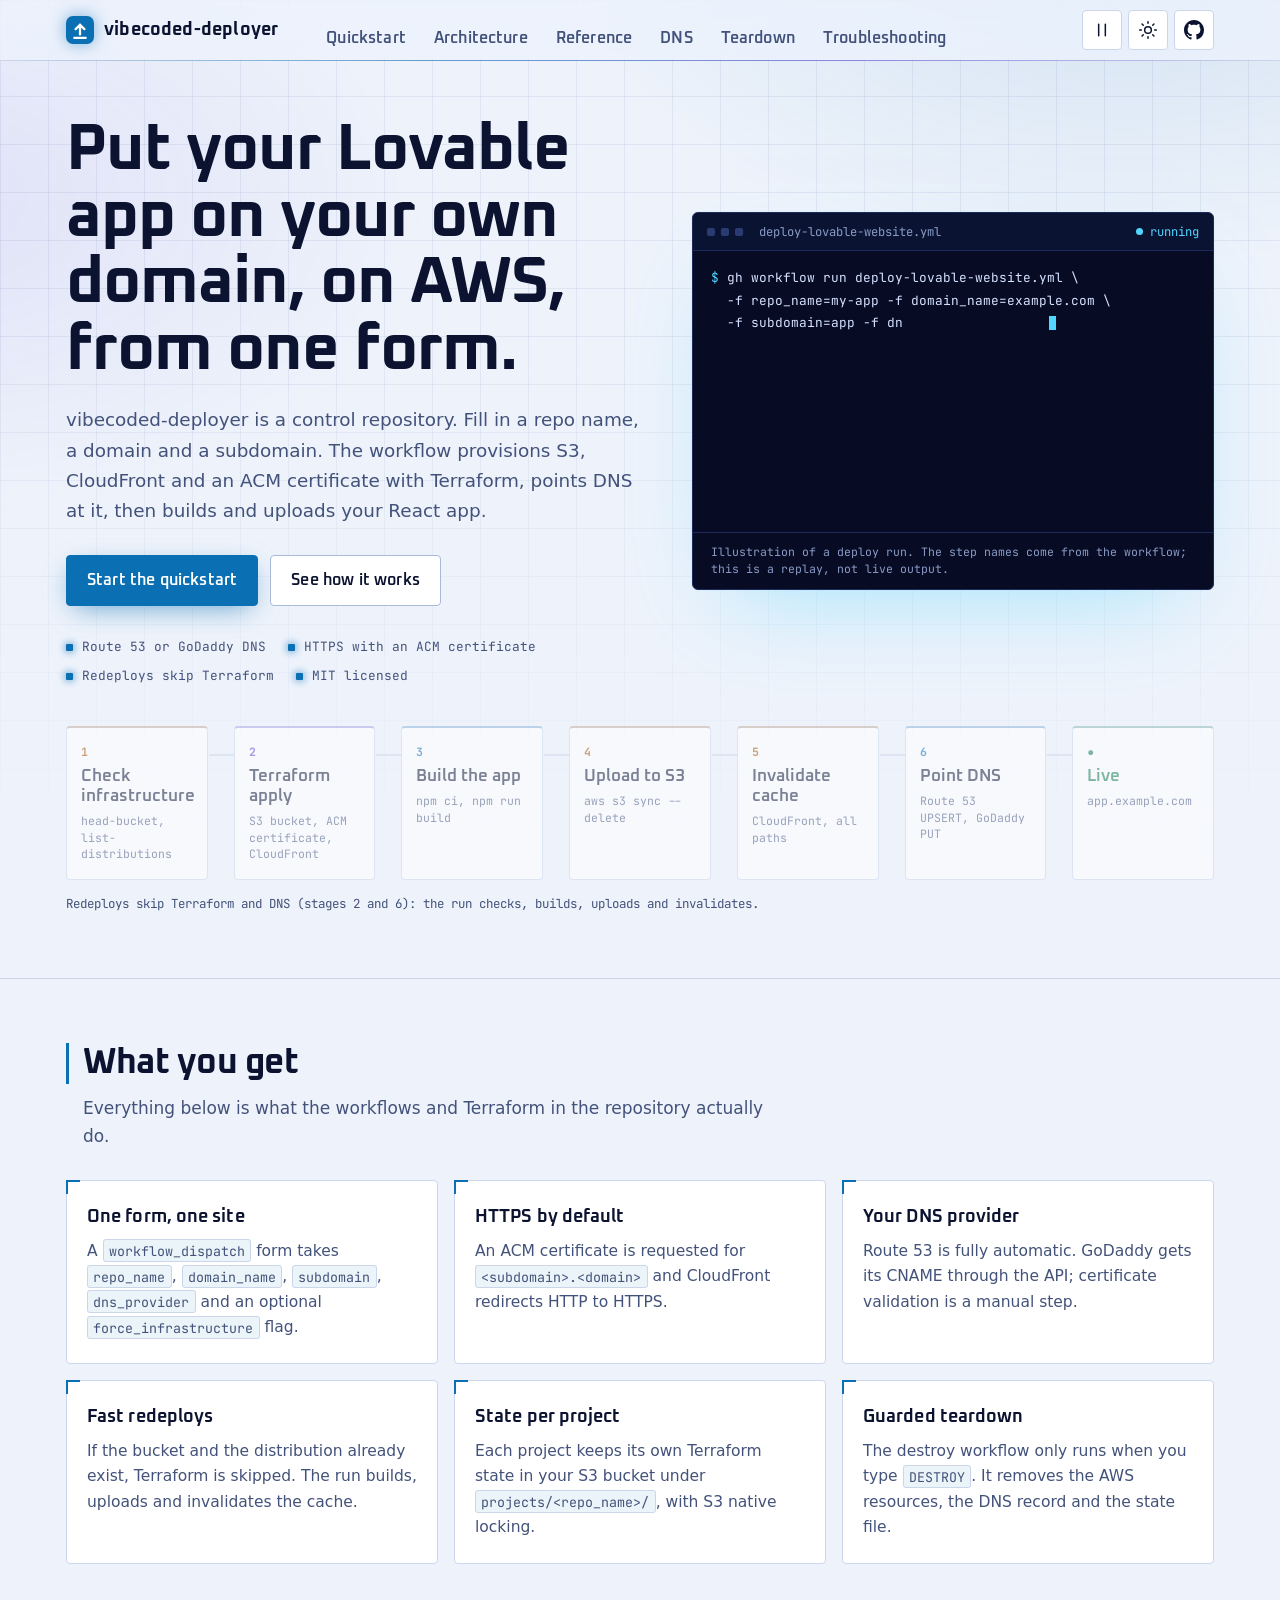
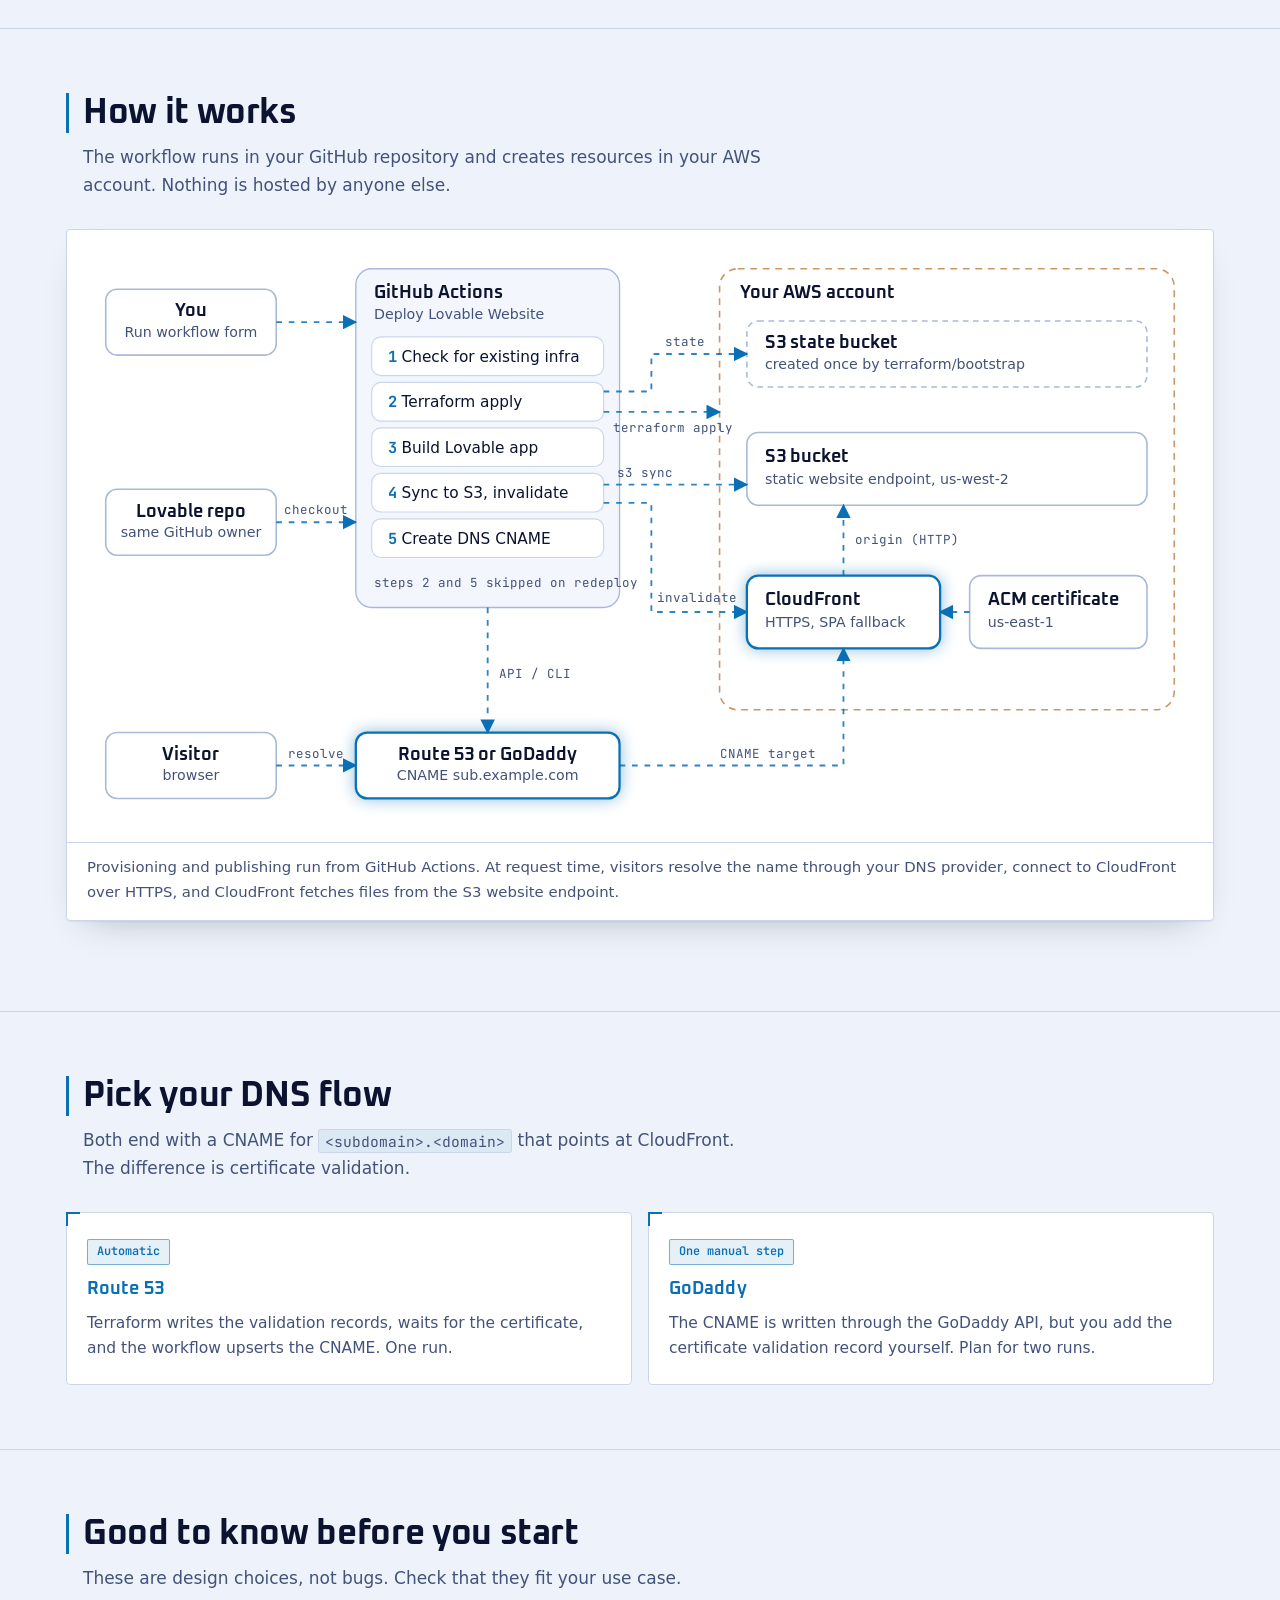
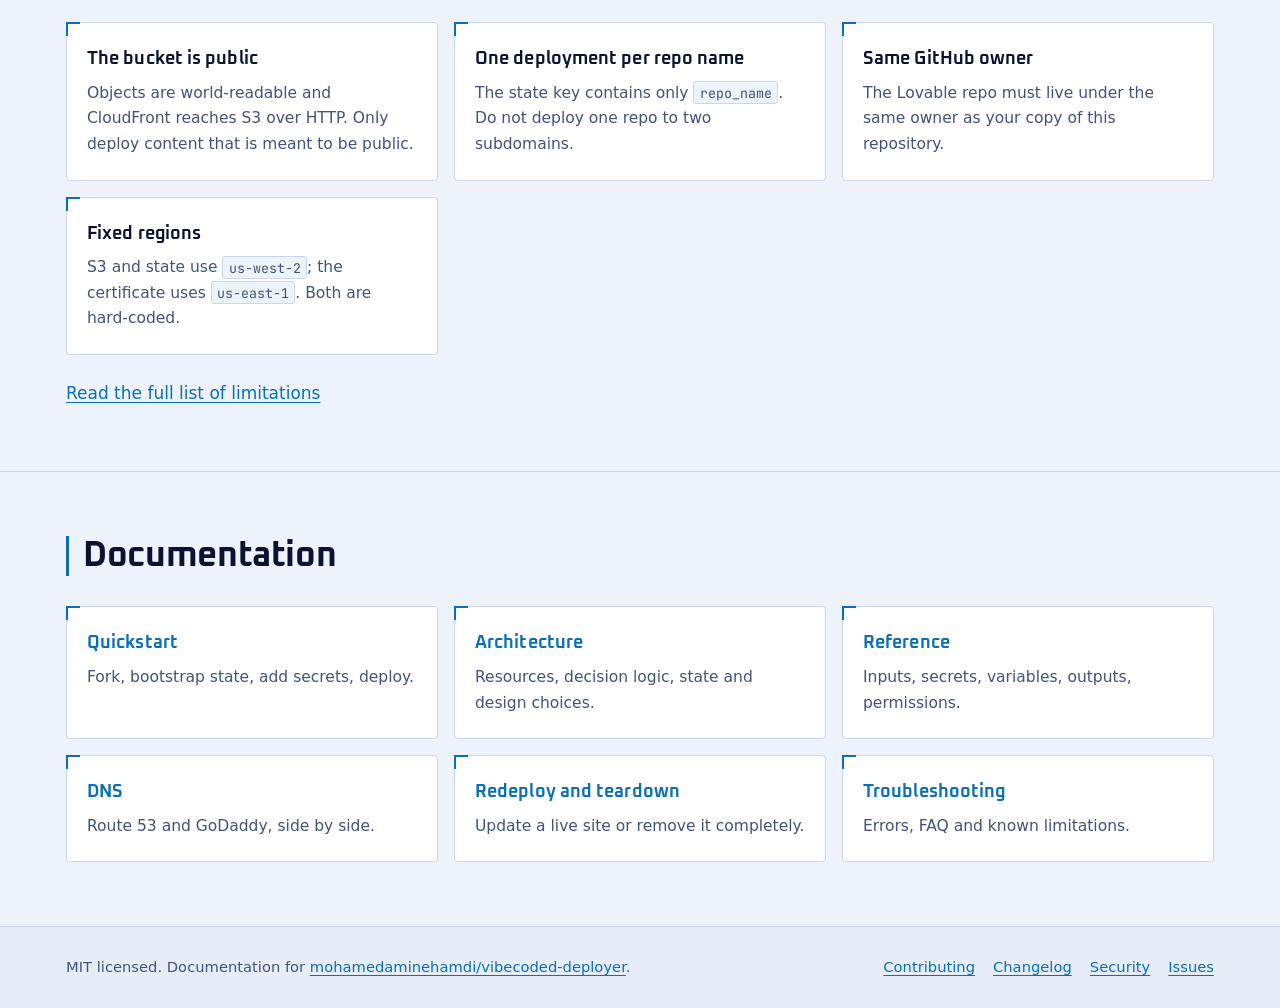
<file: docs/index.html>
<!doctype html>
<html lang="en">
<head>
  <meta charset="utf-8">
  <meta name="viewport" content="width=device-width, initial-scale=1">
  <title>vibecoded-deployer</title>
  <meta name="description" content="Deploy a Lovable-generated React app to AWS (S3, CloudFront, ACM) on your own domain from one GitHub Actions form.">
  <meta name="color-scheme" content="light dark">
  <link rel="icon" href="assets/favicon.svg" type="image/svg+xml">
  <script>(function(){var d=document.documentElement,s=function(k){try{return localStorage.getItem(k)}catch(e){return null}};d.classList.add("js");var t=s("ld-theme");if(t==="light"||t==="dark")d.setAttribute("data-theme",t);var m=s("ld-motion"),r=window.matchMedia&&matchMedia("(prefers-reduced-motion: reduce)").matches;d.setAttribute("data-motion",m==="off"||(m!=="on"&&r)?"off":"on")})();</script>
  <link rel="stylesheet" href="assets/site.css">
</head>
<body>
  <a class="skip-link" href="#main">Skip to content</a>
  <header class="site-header">
    <div class="container header-inner">
      <a class="brand" href="index.html" aria-current="page"><svg viewBox="0 0 32 32" aria-hidden="true" focusable="false"><rect width="32" height="32" rx="8" fill="var(--accent)"/><path d="M16 21V10m0 0-5 5m5-5 5 5M9.5 25h13" fill="none" stroke="var(--accent-contrast)" stroke-width="2.6" stroke-linecap="round" stroke-linejoin="round"/></svg><span>vibecoded-deployer</span></a>
      <nav class="site-nav" id="site-nav" aria-label="Primary">
          <a href="quickstart.html">Quickstart</a>
          <a href="architecture.html">Architecture</a>
          <a href="reference.html">Reference</a>
          <a href="dns.html">DNS</a>
          <a href="teardown.html">Teardown</a>
          <a href="troubleshooting.html">Troubleshooting</a>
          <a class="nav-gh" href="https://github.com/mohamedaminehamdi/vibecoded-deployer">GitHub</a>
      </nav>
      <div class="header-actions">
        <button class="icon-btn motion-btn" type="button" data-motion-toggle aria-label="Animations" aria-pressed="true" title="Pause animations" hidden><svg class="pause" viewBox="0 0 24 24" aria-hidden="true" focusable="false"><path d="M8 5v14M16 5v14"/></svg><svg class="play" viewBox="0 0 24 24" aria-hidden="true" focusable="false"><path d="M7 5l12 7-12 7z"/></svg></button><button class="icon-btn theme-btn" type="button" data-theme-toggle aria-label="Dark mode" aria-pressed="false"><svg class="sun" viewBox="0 0 24 24" aria-hidden="true" focusable="false"><circle cx="12" cy="12" r="4"/><path d="M12 2v2M12 20v2M4.9 4.9l1.4 1.4M17.7 17.7l1.4 1.4M2 12h2M20 12h2M4.9 19.1l1.4-1.4M17.7 6.3l1.4-1.4"/></svg><svg class="moon" viewBox="0 0 24 24" aria-hidden="true" focusable="false"><path d="M21 12.8A9 9 0 1 1 11.2 3a7 7 0 0 0 9.8 9.8z"/></svg></button>
        <a class="icon-btn gh-btn" href="https://github.com/mohamedaminehamdi/vibecoded-deployer" aria-label="vibecoded-deployer on GitHub"><svg class="filled" viewBox="0 0 16 16" aria-hidden="true" focusable="false"><path d="M8 0C3.58 0 0 3.58 0 8c0 3.54 2.29 6.53 5.47 7.59.4.07.55-.17.55-.38 0-.19-.01-.82-.01-1.49-2.01.37-2.53-.49-2.69-.94-.09-.23-.48-.94-.82-1.13-.28-.15-.68-.52-.01-.53.63-.01 1.08.58 1.23.82.72 1.21 1.87.87 2.33.66.07-.52.28-.87.51-1.07-1.78-.2-3.64-.89-3.64-3.95 0-.87.31-1.59.82-2.15-.08-.2-.36-1.02.08-2.12 0 0 .67-.21 2.2.82.64-.18 1.32-.27 2-.27.68 0 1.36.09 2 .27 1.53-1.04 2.2-.82 2.2-.82.44 1.1.16 1.92.08 2.12.51.56.82 1.27.82 2.15 0 3.07-1.87 3.75-3.65 3.95.29.25.54.73.54 1.48 0 1.07-.01 1.93-.01 2.2 0 .21.15.46.55.38A8.01 8.01 0 0 0 16 8c0-4.42-3.58-8-8-8z"/></svg></a>
        <button class="icon-btn menu-btn" type="button" data-menu-toggle aria-expanded="false" aria-controls="site-nav" aria-label="Menu"><svg viewBox="0 0 24 24" aria-hidden="true" focusable="false"><path d="M4 7h16M4 12h16M4 17h16"/></svg></button>
      </div>
    </div>
  </header>
  <main id="main">
    <section class="hero" aria-labelledby="hero-title">
      <div class="container">
        <div class="hero-grid">
          <div class="hero-copy">
            <h1 id="hero-title">Put your Lovable app on your own domain, on AWS, from one form.</h1>
            <p class="lede">vibecoded-deployer is a control repository. Fill in a repo name, a domain and a subdomain. The workflow provisions S3, CloudFront and an ACM certificate with Terraform, points DNS at it, then builds and uploads your React app.</p>
            <div class="cta-row">
              <a class="btn btn-primary" href="quickstart.html">Start the quickstart</a>
              <a class="btn" href="architecture.html">See how it works</a>
            </div>
            <ul class="fact-row">
              <li>Route 53 or GoDaddy DNS</li>
              <li>HTTPS with an ACM certificate</li>
              <li>Redeploys skip Terraform</li>
              <li>MIT licensed</li>
            </ul>
          </div>
          <figure class="console" aria-labelledby="console-cap">
            <div class="console-bar" aria-hidden="true"><span class="console-dots"></span><span class="console-title">deploy-lovable-website.yml</span><span class="console-state" data-console-state data-state="success">success</span></div>
            <div class="console-body" aria-hidden="true"><span class="ln"><span class="p">$ </span><span class="t">gh workflow run deploy-lovable-website.yml \</span></span><span class="ln cont"><span class="t">-f repo_name=my-app -f domain_name=example.com \</span></span><span class="ln cont"><span class="t">-f subdomain=app -f dns_provider=route53</span></span><span class="ln" data-stage="1"><span class="mark"></span>Check if infrastructure exists</span><span class="ln" data-stage="1"><span class="mark"></span>Get Route 53 Hosted Zone ID</span><span class="ln" data-stage="2"><span class="mark"></span>Terraform Apply (S3, ACM &amp; CloudFront)</span><span class="ln" data-stage="3"><span class="mark"></span>Build React app</span><span class="ln" data-stage="4"><span class="mark"></span>Upload to S3</span><span class="ln" data-stage="5"><span class="mark"></span>Invalidate CloudFront Cache</span><span class="ln" data-stage="6"><span class="mark"></span>Create Route 53 CNAME Record</span><span class="ln" data-stage="7"><span class="mark"></span><span class="u">https://app.example.com</span></span></div>
            <figcaption id="console-cap">Illustration of a deploy run. The step names come from the workflow; this is a replay, not live output.</figcaption>
          </figure>
        </div>

        <div class="pipeline-wrap">
          <ol class="pipeline" aria-label="Stages of a deploy run">
            <li class="stage" data-tone="aws" data-stage="1"><span class="stage-idx" aria-hidden="true">1</span><span class="stage-name">Check infrastructure</span><span class="stage-sub">head-bucket, list-distributions</span></li>
            <li class="stage" data-tone="tf" data-stage="2"><span class="stage-idx" aria-hidden="true">2</span><span class="stage-name">Terraform apply</span><span class="stage-sub">S3 bucket, ACM certificate, CloudFront</span></li>
            <li class="stage" data-tone="build" data-stage="3"><span class="stage-idx" aria-hidden="true">3</span><span class="stage-name">Build the app</span><span class="stage-sub">npm ci, npm run build</span></li>
            <li class="stage" data-tone="aws" data-stage="4"><span class="stage-idx" aria-hidden="true">4</span><span class="stage-name">Upload to S3</span><span class="stage-sub">aws s3 sync --delete</span></li>
            <li class="stage" data-tone="aws" data-stage="5"><span class="stage-idx" aria-hidden="true">5</span><span class="stage-name">Invalidate cache</span><span class="stage-sub">CloudFront, all paths</span></li>
            <li class="stage" data-tone="build" data-stage="6"><span class="stage-idx" aria-hidden="true">6</span><span class="stage-name">Point DNS</span><span class="stage-sub">Route 53 UPSERT, GoDaddy PUT</span></li>
            <li class="stage stage-live" data-tone="mint" data-stage="7"><span class="stage-idx" aria-hidden="true">&#9679;</span><span class="stage-name">Live</span><span class="stage-sub">app.example.com</span></li>
          </ol>
          <p class="pipeline-note">Redeploys skip Terraform and DNS (stages 2 and 6): the run checks, builds, uploads and invalidates.</p>
        </div>
      </div>
    </section>

    <section class="section" aria-labelledby="features-title">
      <div class="container">
        <div class="section-head">
          <h2 id="features-title">What you get</h2>
          <p>Everything below is what the workflows and Terraform in the repository actually do.</p>
        </div>
        <div class="grid">
          <div class="card">
            <h3>One form, one site</h3>
            <p>A <code>workflow_dispatch</code> form takes <code>repo_name</code>, <code>domain_name</code>, <code>subdomain</code>, <code>dns_provider</code> and an optional <code>force_infrastructure</code> flag.</p>
          </div>
          <div class="card">
            <h3>HTTPS by default</h3>
            <p>An ACM certificate is requested for <code>&lt;subdomain&gt;.&lt;domain&gt;</code> and CloudFront redirects HTTP to HTTPS.</p>
          </div>
          <div class="card">
            <h3>Your DNS provider</h3>
            <p>Route 53 is fully automatic. GoDaddy gets its CNAME through the API; certificate validation is a manual step.</p>
          </div>
          <div class="card">
            <h3>Fast redeploys</h3>
            <p>If the bucket and the distribution already exist, Terraform is skipped. The run builds, uploads and invalidates the cache.</p>
          </div>
          <div class="card">
            <h3>State per project</h3>
            <p>Each project keeps its own Terraform state in your S3 bucket under <code>projects/&lt;repo_name&gt;/</code>, with S3 native locking.</p>
          </div>
          <div class="card">
            <h3>Guarded teardown</h3>
            <p>The destroy workflow only runs when you type <code>DESTROY</code>. It removes the AWS resources, the DNS record and the state file.</p>
          </div>
        </div>
      </div>
    </section>

    <section class="section" aria-labelledby="how-title">
      <div class="container">
        <div class="section-head">
          <h2 id="how-title">How it works</h2>
          <p>The workflow runs in your GitHub repository and creates resources in your AWS account. Nothing is hosted by anyone else.</p>
        </div>
        <figure class="diagram">
  <div class="diagram-scroll" tabindex="0" role="region" aria-label="Architecture diagram (scrolls horizontally on small screens)">
    <svg viewBox="0 0 980 510" role="img" aria-labelledby="dg-title dg-desc">
      <title id="dg-title">vibecoded-deployer architecture</title>
      <desc id="dg-desc">You run a GitHub Actions workflow. It checks for existing infrastructure, applies Terraform to create an S3 bucket, an ACM certificate and a CloudFront distribution in your AWS account, builds your Lovable repository, syncs the build to S3, invalidates the CloudFront cache and writes a CNAME at Route 53 or GoDaddy. Visitors resolve the name through DNS and reach CloudFront, which serves the files from S3.</desc>
      <defs>
        <marker id="dg-arrowhead" viewBox="0 0 10 10" refX="9" refY="5" markerWidth="8" markerHeight="8" orient="auto-start-reverse">
          <path class="dg-head" d="M0 0 L10 5 L0 10 z"/>
        </marker>
      </defs>

      <!-- Left column -->
      <rect class="dg-node" x="20" y="38" width="150" height="58" rx="10"/>
      <text class="dg-title" x="95" y="62" text-anchor="middle">You</text>
      <text class="dg-sub" x="95" y="80" text-anchor="middle">Run workflow form</text>

      <rect class="dg-node" x="20" y="214" width="150" height="58" rx="10"/>
      <text class="dg-title" x="95" y="238" text-anchor="middle">Lovable repo</text>
      <text class="dg-sub" x="95" y="256" text-anchor="middle">same GitHub owner</text>

      <rect class="dg-node" x="20" y="428" width="150" height="58" rx="10"/>
      <text class="dg-title" x="95" y="452" text-anchor="middle">Visitor</text>
      <text class="dg-sub" x="95" y="470" text-anchor="middle">browser</text>

      <!-- GitHub Actions panel -->
      <rect class="dg-panel" x="240" y="20" width="232" height="298" rx="14"/>
      <text class="dg-title" x="256" y="46">GitHub Actions</text>
      <text class="dg-sub" x="256" y="64">Deploy Lovable Website</text>

      <rect class="dg-step" x="254" y="80" width="204" height="34" rx="8"/>
      <text class="dg-text" x="268" y="102"><tspan class="dg-num">1</tspan>  Check for existing infra</text>
      <rect class="dg-step" x="254" y="120" width="204" height="34" rx="8"/>
      <text class="dg-text" x="268" y="142"><tspan class="dg-num">2</tspan>  Terraform apply</text>
      <rect class="dg-step" x="254" y="160" width="204" height="34" rx="8"/>
      <text class="dg-text" x="268" y="182"><tspan class="dg-num">3</tspan>  Build Lovable app</text>
      <rect class="dg-step" x="254" y="200" width="204" height="34" rx="8"/>
      <text class="dg-text" x="268" y="222"><tspan class="dg-num">4</tspan>  Sync to S3, invalidate</text>
      <rect class="dg-step" x="254" y="240" width="204" height="34" rx="8"/>
      <text class="dg-text" x="268" y="262"><tspan class="dg-num">5</tspan>  Create DNS CNAME</text>
      <text class="dg-label" x="256" y="300">steps 2 and 5 skipped on redeploy</text>

      <!-- DNS -->
      <rect class="dg-node is-accent" x="240" y="428" width="232" height="58" rx="10"/>
      <text class="dg-title" x="356" y="452" text-anchor="middle">Route 53 or GoDaddy</text>
      <text class="dg-sub" x="356" y="470" text-anchor="middle">CNAME  sub.example.com</text>

      <!-- AWS account -->
      <rect class="dg-aws" x="560" y="20" width="400" height="388" rx="16"/>
      <text class="dg-title" x="578" y="46">Your AWS account</text>

      <rect class="dg-node is-dashed" x="584" y="66" width="352" height="58" rx="10"/>
      <text class="dg-title" x="600" y="90">S3 state bucket</text>
      <text class="dg-sub" x="600" y="108">created once by terraform/bootstrap</text>

      <rect class="dg-node" x="584" y="164" width="352" height="64" rx="10"/>
      <text class="dg-title" x="600" y="190">S3 bucket</text>
      <text class="dg-sub" x="600" y="209">static website endpoint, us-west-2</text>

      <rect class="dg-node is-accent" x="584" y="290" width="170" height="64" rx="10"/>
      <text class="dg-title" x="600" y="316">CloudFront</text>
      <text class="dg-sub" x="600" y="335">HTTPS, SPA fallback</text>

      <rect class="dg-node" x="780" y="290" width="156" height="64" rx="10"/>
      <text class="dg-title" x="796" y="316">ACM certificate</text>
      <text class="dg-sub" x="796" y="335">us-east-1</text>

      <!-- Arrows -->
      <path class="dg-arrow" marker-end="url(#dg-arrowhead)" d="M170 67 H240"/>
      <path class="dg-arrow" marker-end="url(#dg-arrowhead)" d="M170 243 H240"/>
      <text class="dg-label" x="205" y="236" text-anchor="middle">checkout</text>

      <path class="dg-arrow" marker-end="url(#dg-arrowhead)" d="M458 128 H500 V95 H584"/>
      <text class="dg-label" x="512" y="88">state</text>
      <path class="dg-arrow" marker-end="url(#dg-arrowhead)" d="M458 146 H560"/>
      <text class="dg-label" x="466" y="164">terraform apply</text>

      <path class="dg-arrow" marker-end="url(#dg-arrowhead)" d="M458 210 H584"/>
      <text class="dg-label" x="470" y="203">s3 sync</text>
      <path class="dg-arrow" marker-end="url(#dg-arrowhead)" d="M458 226 H500 V322 H584"/>
      <text class="dg-label" x="505" y="313">invalidate</text>

      <path class="dg-arrow" marker-end="url(#dg-arrowhead)" d="M356 318 V428"/>
      <text class="dg-label" x="366" y="380">API / CLI</text>

      <path class="dg-arrow" marker-end="url(#dg-arrowhead)" d="M170 457 H240"/>
      <text class="dg-label" x="205" y="450" text-anchor="middle">resolve</text>

      <path class="dg-arrow" marker-end="url(#dg-arrowhead)" d="M472 457 H669 V354"/>
      <text class="dg-label" x="560" y="450">CNAME target</text>

      <path class="dg-arrow" marker-end="url(#dg-arrowhead)" d="M669 290 V228"/>
      <text class="dg-label" x="679" y="262">origin (HTTP)</text>

      <path class="dg-arrow" marker-end="url(#dg-arrowhead)" d="M780 322 H754"/>
    </svg>
  </div>
  <figcaption>Provisioning and publishing run from GitHub Actions. At request time, visitors resolve the name through your DNS provider, connect to CloudFront over HTTPS, and CloudFront fetches files from the S3 website endpoint.</figcaption>
</figure>

      </div>
    </section>

    <section class="section" aria-labelledby="dns-title">
      <div class="container">
        <div class="section-head">
          <h2 id="dns-title">Pick your DNS flow</h2>
          <p>Both end with a CNAME for <code>&lt;subdomain&gt;.&lt;domain&gt;</code> that points at CloudFront. The difference is certificate validation.</p>
        </div>
        <div class="split">
          <a class="card" href="dns.html#route53">
            <span class="tag">Automatic</span>
            <h3>Route 53</h3>
            <p>Terraform writes the validation records, waits for the certificate, and the workflow upserts the CNAME. One run.</p>
          </a>
          <a class="card" href="dns.html#godaddy">
            <span class="tag">One manual step</span>
            <h3>GoDaddy</h3>
            <p>The CNAME is written through the GoDaddy API, but you add the certificate validation record yourself. Plan for two runs.</p>
          </a>
        </div>
      </div>
    </section>

    <section class="section" aria-labelledby="know-title">
      <div class="container">
        <div class="section-head">
          <h2 id="know-title">Good to know before you start</h2>
          <p>These are design choices, not bugs. Check that they fit your use case.</p>
        </div>
        <div class="grid">
          <div class="card">
            <h3>The bucket is public</h3>
            <p>Objects are world-readable and CloudFront reaches S3 over HTTP. Only deploy content that is meant to be public.</p>
          </div>
          <div class="card">
            <h3>One deployment per repo name</h3>
            <p>The state key contains only <code>repo_name</code>. Do not deploy one repo to two subdomains.</p>
          </div>
          <div class="card">
            <h3>Same GitHub owner</h3>
            <p>The Lovable repo must live under the same owner as your copy of this repository.</p>
          </div>
          <div class="card">
            <h3>Fixed regions</h3>
            <p>S3 and state use <code>us-west-2</code>; the certificate uses <code>us-east-1</code>. Both are hard-coded.</p>
          </div>
        </div>
        <p class="more"><a href="troubleshooting.html#limitations">Read the full list of limitations</a></p>
      </div>
    </section>

    <section class="section" aria-labelledby="docs-title">
      <div class="container">
        <div class="section-head">
          <h2 id="docs-title">Documentation</h2>
        </div>
        <div class="grid">
          <a class="card" href="quickstart.html"><h3>Quickstart</h3><p>Fork, bootstrap state, add secrets, deploy.</p></a>
          <a class="card" href="architecture.html"><h3>Architecture</h3><p>Resources, decision logic, state and design choices.</p></a>
          <a class="card" href="reference.html"><h3>Reference</h3><p>Inputs, secrets, variables, outputs, permissions.</p></a>
          <a class="card" href="dns.html"><h3>DNS</h3><p>Route 53 and GoDaddy, side by side.</p></a>
          <a class="card" href="teardown.html"><h3>Redeploy and teardown</h3><p>Update a live site or remove it completely.</p></a>
          <a class="card" href="troubleshooting.html"><h3>Troubleshooting</h3><p>Errors, FAQ and known limitations.</p></a>
        </div>
      </div>
    </section>

  </main>
  <footer class="site-footer">
    <div class="container footer-inner">
      <p>MIT licensed. Documentation for <a href="https://github.com/mohamedaminehamdi/vibecoded-deployer">mohamedaminehamdi/vibecoded-deployer</a>.</p>
      <ul>
        <li><a href="https://github.com/mohamedaminehamdi/vibecoded-deployer/blob/main/CONTRIBUTING.md">Contributing</a></li>
        <li><a href="https://github.com/mohamedaminehamdi/vibecoded-deployer/blob/main/CHANGELOG.md">Changelog</a></li>
        <li><a href="https://github.com/mohamedaminehamdi/vibecoded-deployer/blob/main/SECURITY.md">Security</a></li>
        <li><a href="https://github.com/mohamedaminehamdi/vibecoded-deployer/issues">Issues</a></li>
      </ul>
    </div>
  </footer>
  <script src="assets/site.js" defer></script>
</body>
</html>
</file>
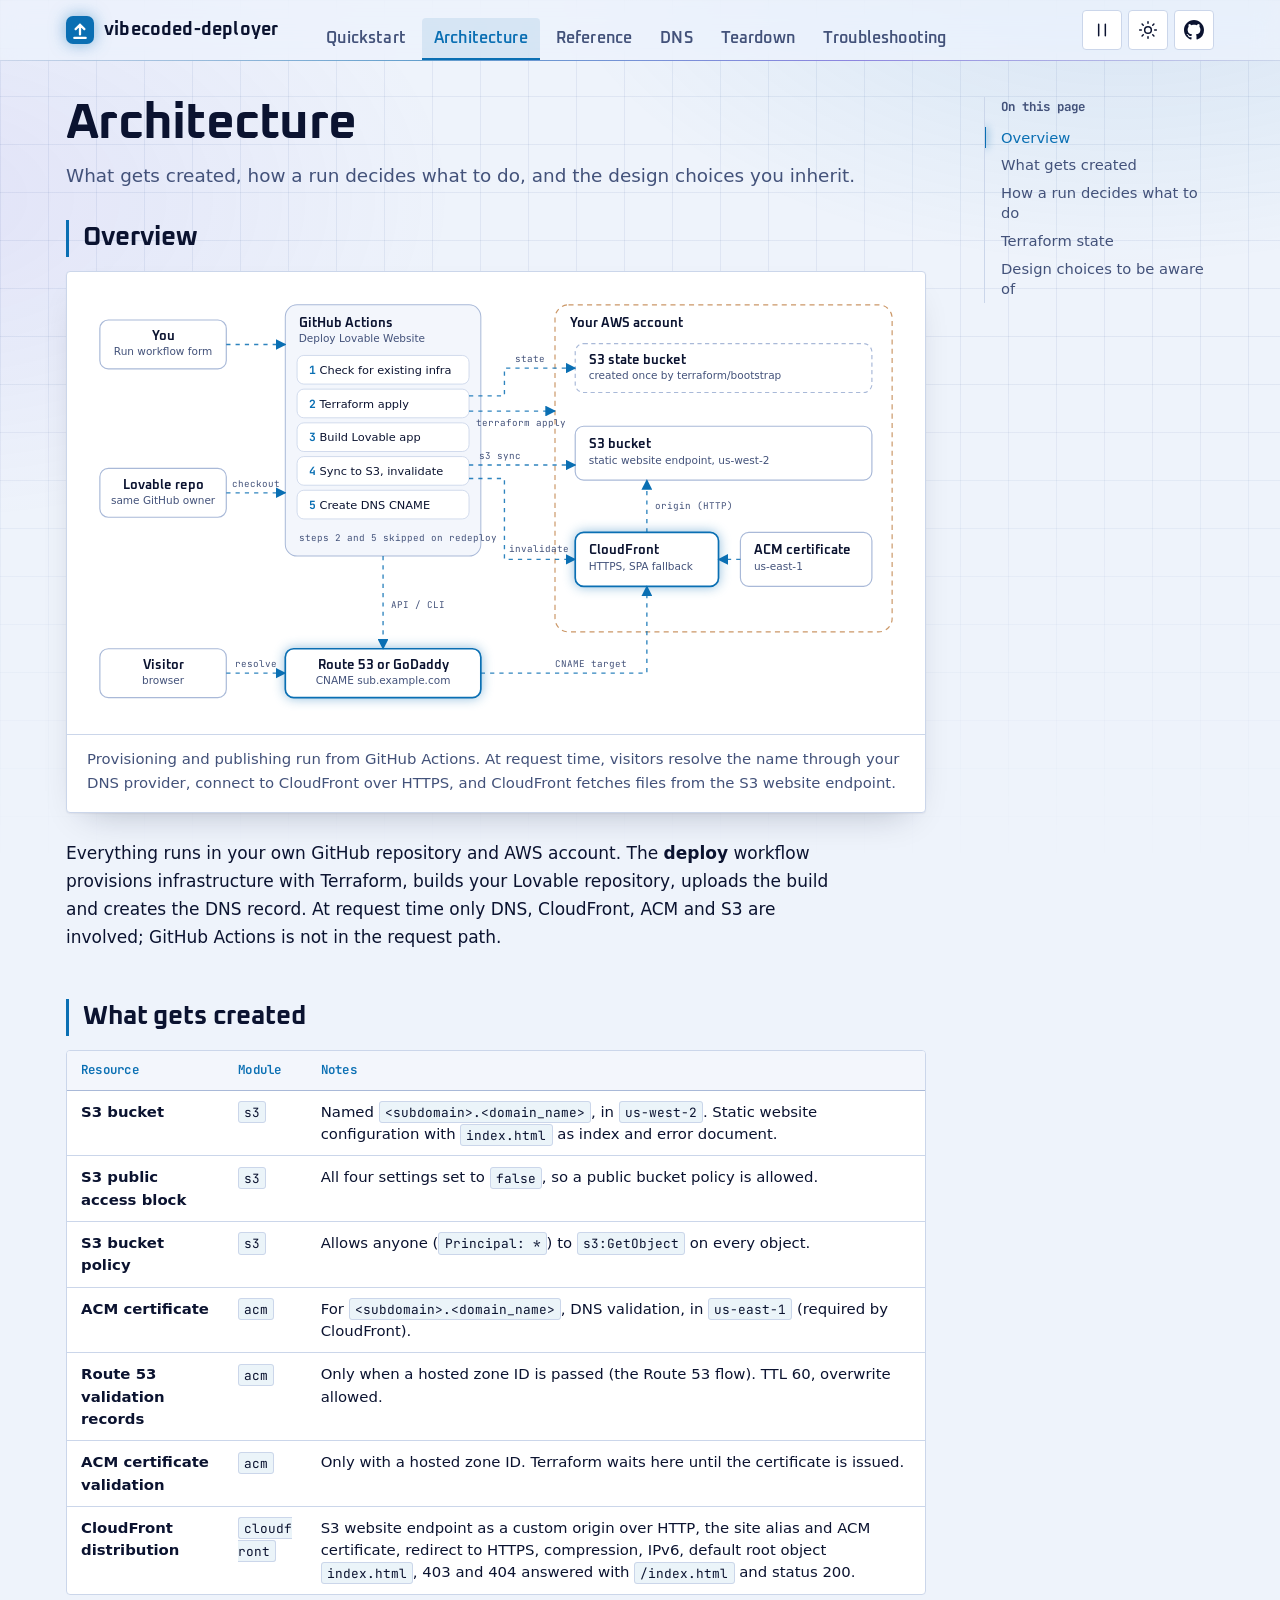
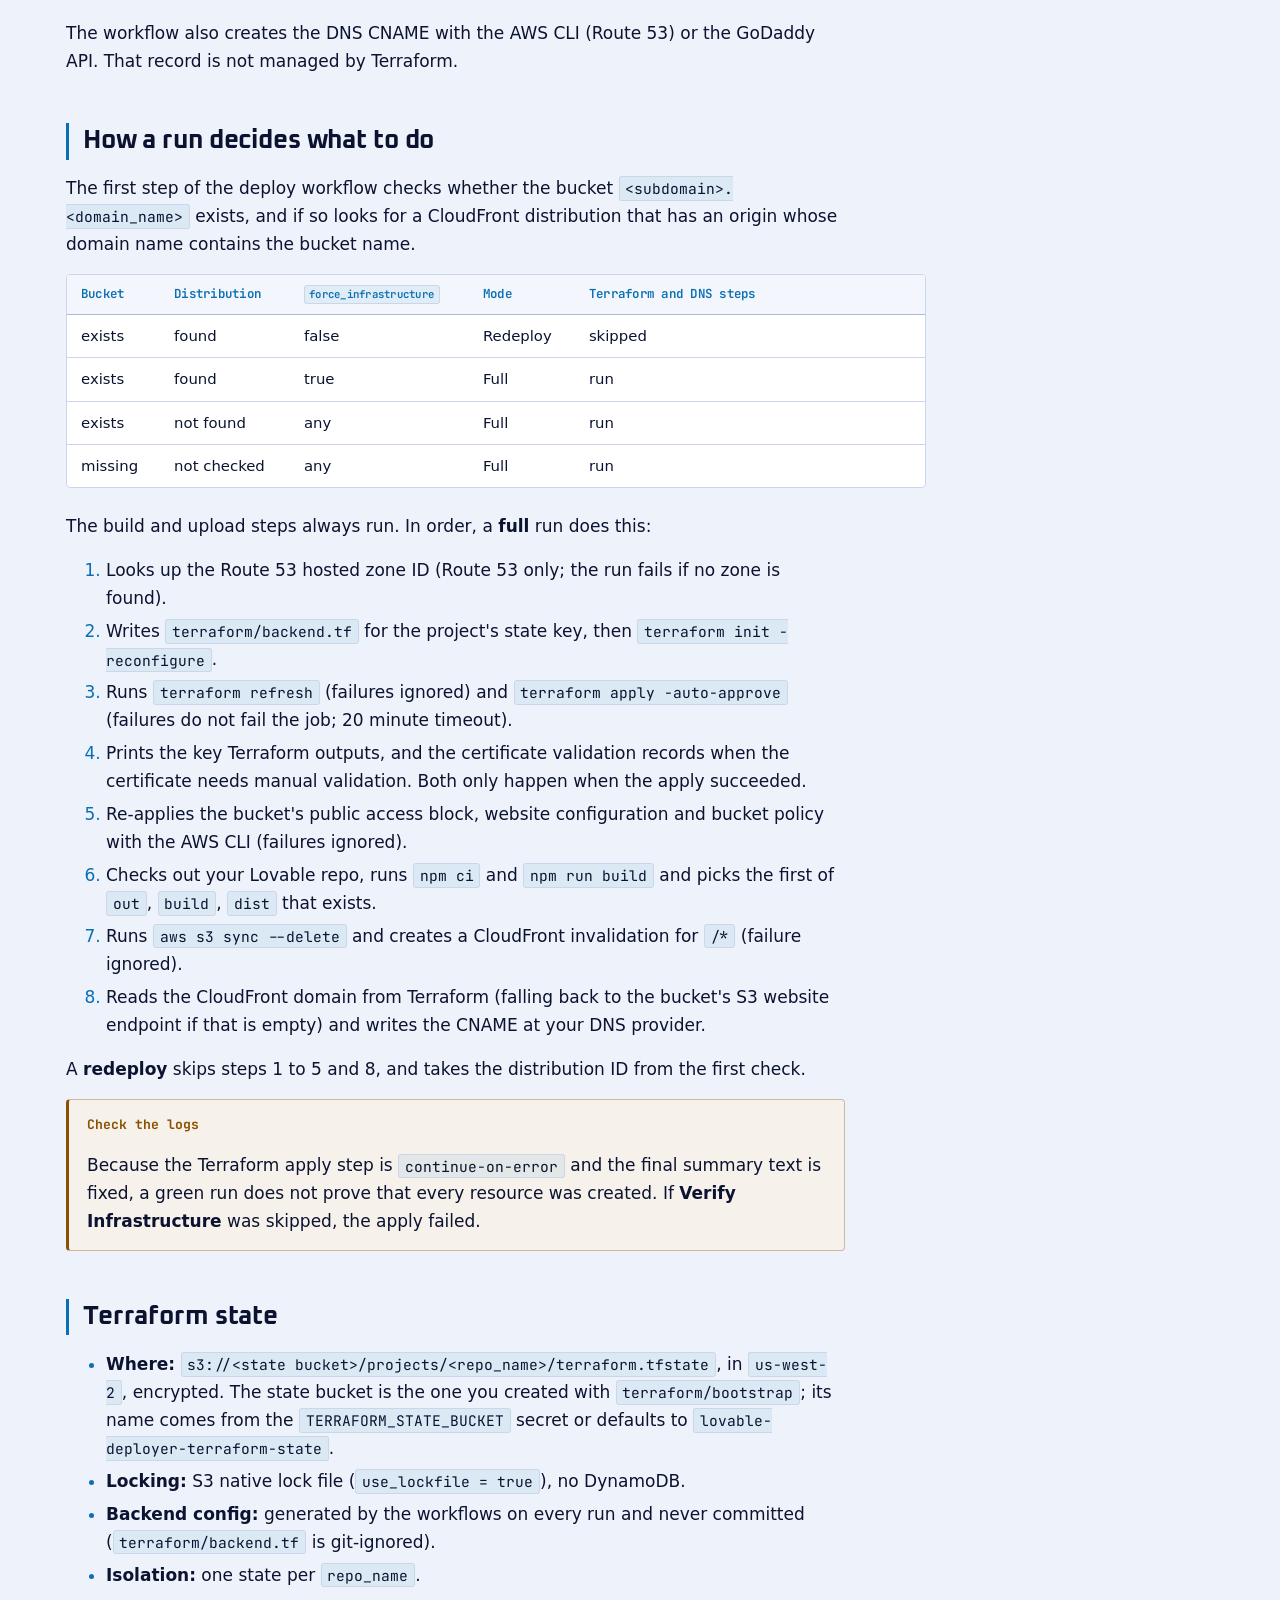
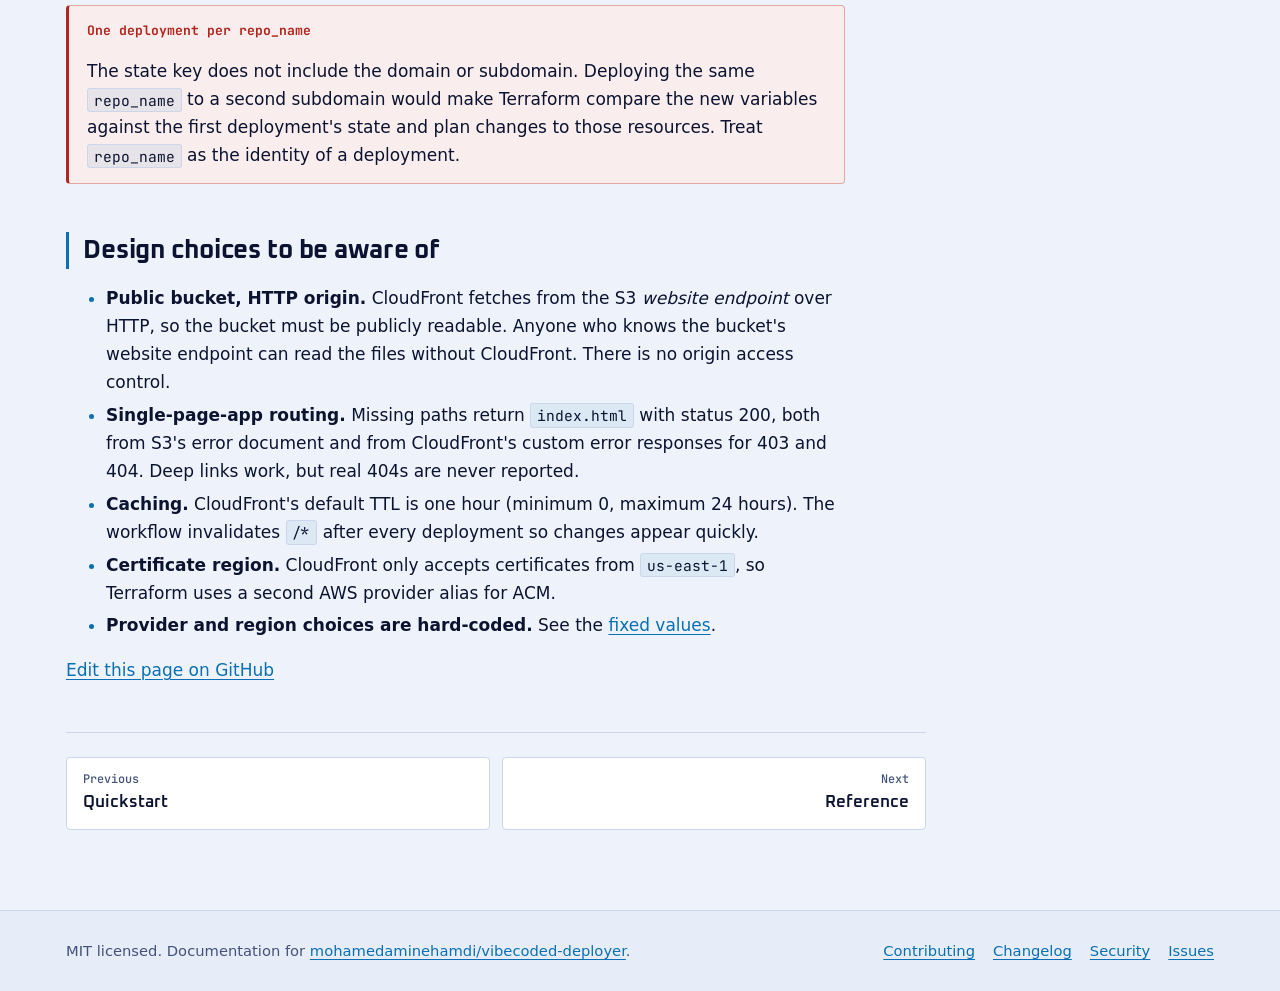
<file: docs/architecture.html>
<!doctype html>
<html lang="en">
<head>
  <meta charset="utf-8">
  <meta name="viewport" content="width=device-width, initial-scale=1">
  <title>Architecture · vibecoded-deployer</title>
  <meta name="description" content="What vibecoded-deployer creates in AWS, how the deploy workflow decides what to do, and where state lives.">
  <meta name="color-scheme" content="light dark">
  <link rel="icon" href="assets/favicon.svg" type="image/svg+xml">
  <script>(function(){var d=document.documentElement,s=function(k){try{return localStorage.getItem(k)}catch(e){return null}};d.classList.add("js");var t=s("ld-theme");if(t==="light"||t==="dark")d.setAttribute("data-theme",t);var m=s("ld-motion"),r=window.matchMedia&&matchMedia("(prefers-reduced-motion: reduce)").matches;d.setAttribute("data-motion",m==="off"||(m!=="on"&&r)?"off":"on")})();</script>
  <link rel="stylesheet" href="assets/site.css">
</head>
<body>
  <a class="skip-link" href="#main">Skip to content</a>
  <header class="site-header">
    <div class="container header-inner">
      <a class="brand" href="index.html"><svg viewBox="0 0 32 32" aria-hidden="true" focusable="false"><rect width="32" height="32" rx="8" fill="var(--accent)"/><path d="M16 21V10m0 0-5 5m5-5 5 5M9.5 25h13" fill="none" stroke="var(--accent-contrast)" stroke-width="2.6" stroke-linecap="round" stroke-linejoin="round"/></svg><span>vibecoded-deployer</span></a>
      <nav class="site-nav" id="site-nav" aria-label="Primary">
          <a href="quickstart.html">Quickstart</a>
          <a href="architecture.html" aria-current="page">Architecture</a>
          <a href="reference.html">Reference</a>
          <a href="dns.html">DNS</a>
          <a href="teardown.html">Teardown</a>
          <a href="troubleshooting.html">Troubleshooting</a>
          <a class="nav-gh" href="https://github.com/mohamedaminehamdi/vibecoded-deployer">GitHub</a>
      </nav>
      <div class="header-actions">
        <button class="icon-btn motion-btn" type="button" data-motion-toggle aria-label="Animations" aria-pressed="true" title="Pause animations" hidden><svg class="pause" viewBox="0 0 24 24" aria-hidden="true" focusable="false"><path d="M8 5v14M16 5v14"/></svg><svg class="play" viewBox="0 0 24 24" aria-hidden="true" focusable="false"><path d="M7 5l12 7-12 7z"/></svg></button><button class="icon-btn theme-btn" type="button" data-theme-toggle aria-label="Dark mode" aria-pressed="false"><svg class="sun" viewBox="0 0 24 24" aria-hidden="true" focusable="false"><circle cx="12" cy="12" r="4"/><path d="M12 2v2M12 20v2M4.9 4.9l1.4 1.4M17.7 17.7l1.4 1.4M2 12h2M20 12h2M4.9 19.1l1.4-1.4M17.7 6.3l1.4-1.4"/></svg><svg class="moon" viewBox="0 0 24 24" aria-hidden="true" focusable="false"><path d="M21 12.8A9 9 0 1 1 11.2 3a7 7 0 0 0 9.8 9.8z"/></svg></button>
        <a class="icon-btn gh-btn" href="https://github.com/mohamedaminehamdi/vibecoded-deployer" aria-label="vibecoded-deployer on GitHub"><svg class="filled" viewBox="0 0 16 16" aria-hidden="true" focusable="false"><path d="M8 0C3.58 0 0 3.58 0 8c0 3.54 2.29 6.53 5.47 7.59.4.07.55-.17.55-.38 0-.19-.01-.82-.01-1.49-2.01.37-2.53-.49-2.69-.94-.09-.23-.48-.94-.82-1.13-.28-.15-.68-.52-.01-.53.63-.01 1.08.58 1.23.82.72 1.21 1.87.87 2.33.66.07-.52.28-.87.51-1.07-1.78-.2-3.64-.89-3.64-3.95 0-.87.31-1.59.82-2.15-.08-.2-.36-1.02.08-2.12 0 0 .67-.21 2.2.82.64-.18 1.32-.27 2-.27.68 0 1.36.09 2 .27 1.53-1.04 2.2-.82 2.2-.82.44 1.1.16 1.92.08 2.12.51.56.82 1.27.82 2.15 0 3.07-1.87 3.75-3.65 3.95.29.25.54.73.54 1.48 0 1.07-.01 1.93-.01 2.2 0 .21.15.46.55.38A8.01 8.01 0 0 0 16 8c0-4.42-3.58-8-8-8z"/></svg></a>
        <button class="icon-btn menu-btn" type="button" data-menu-toggle aria-expanded="false" aria-controls="site-nav" aria-label="Menu"><svg viewBox="0 0 24 24" aria-hidden="true" focusable="false"><path d="M4 7h16M4 12h16M4 17h16"/></svg></button>
      </div>
    </div>
  </header>
  <main id="main">
    <div class="container doc">
      <div class="toc-col"><nav class="toc" aria-labelledby="toc-title"><p class="toc-title" id="toc-title">On this page</p><ul>
<li><a href="#overview">Overview</a></li>
<li><a href="#resources">What gets created</a></li>
<li><a href="#decision">How a run decides what to do</a></li>
<li><a href="#state">Terraform state</a></li>
<li><a href="#design">Design choices to be aware of</a></li>
</ul></nav></div>
      <article class="doc-main">
        <h1>Architecture</h1>
        <p class="page-lede">What gets created, how a run decides what to do, and the design choices you inherit.</p>
        <h2 id="overview">Overview<a class="anchor" href="#overview" aria-label="Link to this section">#</a></h2>
        <figure class="diagram">
  <div class="diagram-scroll" tabindex="0" role="region" aria-label="Architecture diagram (scrolls horizontally on small screens)">
    <svg viewBox="0 0 980 510" role="img" aria-labelledby="dg-title dg-desc">
      <title id="dg-title">vibecoded-deployer architecture</title>
      <desc id="dg-desc">You run a GitHub Actions workflow. It checks for existing infrastructure, applies Terraform to create an S3 bucket, an ACM certificate and a CloudFront distribution in your AWS account, builds your Lovable repository, syncs the build to S3, invalidates the CloudFront cache and writes a CNAME at Route 53 or GoDaddy. Visitors resolve the name through DNS and reach CloudFront, which serves the files from S3.</desc>
      <defs>
        <marker id="dg-arrowhead" viewBox="0 0 10 10" refX="9" refY="5" markerWidth="8" markerHeight="8" orient="auto-start-reverse">
          <path class="dg-head" d="M0 0 L10 5 L0 10 z"/>
        </marker>
      </defs>

      <!-- Left column -->
      <rect class="dg-node" x="20" y="38" width="150" height="58" rx="10"/>
      <text class="dg-title" x="95" y="62" text-anchor="middle">You</text>
      <text class="dg-sub" x="95" y="80" text-anchor="middle">Run workflow form</text>

      <rect class="dg-node" x="20" y="214" width="150" height="58" rx="10"/>
      <text class="dg-title" x="95" y="238" text-anchor="middle">Lovable repo</text>
      <text class="dg-sub" x="95" y="256" text-anchor="middle">same GitHub owner</text>

      <rect class="dg-node" x="20" y="428" width="150" height="58" rx="10"/>
      <text class="dg-title" x="95" y="452" text-anchor="middle">Visitor</text>
      <text class="dg-sub" x="95" y="470" text-anchor="middle">browser</text>

      <!-- GitHub Actions panel -->
      <rect class="dg-panel" x="240" y="20" width="232" height="298" rx="14"/>
      <text class="dg-title" x="256" y="46">GitHub Actions</text>
      <text class="dg-sub" x="256" y="64">Deploy Lovable Website</text>

      <rect class="dg-step" x="254" y="80" width="204" height="34" rx="8"/>
      <text class="dg-text" x="268" y="102"><tspan class="dg-num">1</tspan>  Check for existing infra</text>
      <rect class="dg-step" x="254" y="120" width="204" height="34" rx="8"/>
      <text class="dg-text" x="268" y="142"><tspan class="dg-num">2</tspan>  Terraform apply</text>
      <rect class="dg-step" x="254" y="160" width="204" height="34" rx="8"/>
      <text class="dg-text" x="268" y="182"><tspan class="dg-num">3</tspan>  Build Lovable app</text>
      <rect class="dg-step" x="254" y="200" width="204" height="34" rx="8"/>
      <text class="dg-text" x="268" y="222"><tspan class="dg-num">4</tspan>  Sync to S3, invalidate</text>
      <rect class="dg-step" x="254" y="240" width="204" height="34" rx="8"/>
      <text class="dg-text" x="268" y="262"><tspan class="dg-num">5</tspan>  Create DNS CNAME</text>
      <text class="dg-label" x="256" y="300">steps 2 and 5 skipped on redeploy</text>

      <!-- DNS -->
      <rect class="dg-node is-accent" x="240" y="428" width="232" height="58" rx="10"/>
      <text class="dg-title" x="356" y="452" text-anchor="middle">Route 53 or GoDaddy</text>
      <text class="dg-sub" x="356" y="470" text-anchor="middle">CNAME  sub.example.com</text>

      <!-- AWS account -->
      <rect class="dg-aws" x="560" y="20" width="400" height="388" rx="16"/>
      <text class="dg-title" x="578" y="46">Your AWS account</text>

      <rect class="dg-node is-dashed" x="584" y="66" width="352" height="58" rx="10"/>
      <text class="dg-title" x="600" y="90">S3 state bucket</text>
      <text class="dg-sub" x="600" y="108">created once by terraform/bootstrap</text>

      <rect class="dg-node" x="584" y="164" width="352" height="64" rx="10"/>
      <text class="dg-title" x="600" y="190">S3 bucket</text>
      <text class="dg-sub" x="600" y="209">static website endpoint, us-west-2</text>

      <rect class="dg-node is-accent" x="584" y="290" width="170" height="64" rx="10"/>
      <text class="dg-title" x="600" y="316">CloudFront</text>
      <text class="dg-sub" x="600" y="335">HTTPS, SPA fallback</text>

      <rect class="dg-node" x="780" y="290" width="156" height="64" rx="10"/>
      <text class="dg-title" x="796" y="316">ACM certificate</text>
      <text class="dg-sub" x="796" y="335">us-east-1</text>

      <!-- Arrows -->
      <path class="dg-arrow" marker-end="url(#dg-arrowhead)" d="M170 67 H240"/>
      <path class="dg-arrow" marker-end="url(#dg-arrowhead)" d="M170 243 H240"/>
      <text class="dg-label" x="205" y="236" text-anchor="middle">checkout</text>

      <path class="dg-arrow" marker-end="url(#dg-arrowhead)" d="M458 128 H500 V95 H584"/>
      <text class="dg-label" x="512" y="88">state</text>
      <path class="dg-arrow" marker-end="url(#dg-arrowhead)" d="M458 146 H560"/>
      <text class="dg-label" x="466" y="164">terraform apply</text>

      <path class="dg-arrow" marker-end="url(#dg-arrowhead)" d="M458 210 H584"/>
      <text class="dg-label" x="470" y="203">s3 sync</text>
      <path class="dg-arrow" marker-end="url(#dg-arrowhead)" d="M458 226 H500 V322 H584"/>
      <text class="dg-label" x="505" y="313">invalidate</text>

      <path class="dg-arrow" marker-end="url(#dg-arrowhead)" d="M356 318 V428"/>
      <text class="dg-label" x="366" y="380">API / CLI</text>

      <path class="dg-arrow" marker-end="url(#dg-arrowhead)" d="M170 457 H240"/>
      <text class="dg-label" x="205" y="450" text-anchor="middle">resolve</text>

      <path class="dg-arrow" marker-end="url(#dg-arrowhead)" d="M472 457 H669 V354"/>
      <text class="dg-label" x="560" y="450">CNAME target</text>

      <path class="dg-arrow" marker-end="url(#dg-arrowhead)" d="M669 290 V228"/>
      <text class="dg-label" x="679" y="262">origin (HTTP)</text>

      <path class="dg-arrow" marker-end="url(#dg-arrowhead)" d="M780 322 H754"/>
    </svg>
  </div>
  <figcaption>Provisioning and publishing run from GitHub Actions. At request time, visitors resolve the name through your DNS provider, connect to CloudFront over HTTPS, and CloudFront fetches files from the S3 website endpoint.</figcaption>
</figure>

        <p>Everything runs in your own GitHub repository and AWS account. The <strong>deploy</strong> workflow provisions infrastructure with Terraform, builds your Lovable repository, uploads the build and creates the DNS record. At request time only DNS, CloudFront, ACM and S3 are involved; GitHub Actions is not in the request path.</p>

        <h2 id="resources">What gets created<a class="anchor" href="#resources" aria-label="Link to this section">#</a></h2>
        <div class="table-wrap" tabindex="0" role="region" aria-label="Terraform resources by module (scrolls horizontally if needed)"><table>
          <caption class="sr-only">Terraform resources by module</caption>
          <thead><tr><th scope="col">Resource</th><th scope="col">Module</th><th scope="col">Notes</th></tr></thead>
          <tbody>
            <tr><th scope="row">S3 bucket</th><td><code>s3</code></td><td>Named <code>&lt;subdomain&gt;.&lt;domain_name&gt;</code>, in <code>us-west-2</code>. Static website configuration with <code>index.html</code> as index and error document.</td></tr>
            <tr><th scope="row">S3 public access block</th><td><code>s3</code></td><td>All four settings set to <code>false</code>, so a public bucket policy is allowed.</td></tr>
            <tr><th scope="row">S3 bucket policy</th><td><code>s3</code></td><td>Allows anyone (<code>Principal: *</code>) to <code>s3:GetObject</code> on every object.</td></tr>
            <tr><th scope="row">ACM certificate</th><td><code>acm</code></td><td>For <code>&lt;subdomain&gt;.&lt;domain_name&gt;</code>, DNS validation, in <code>us-east-1</code> (required by CloudFront).</td></tr>
            <tr><th scope="row">Route 53 validation records</th><td><code>acm</code></td><td>Only when a hosted zone ID is passed (the Route 53 flow). TTL 60, overwrite allowed.</td></tr>
            <tr><th scope="row">ACM certificate validation</th><td><code>acm</code></td><td>Only with a hosted zone ID. Terraform waits here until the certificate is issued.</td></tr>
            <tr><th scope="row">CloudFront distribution</th><td><code>cloudfront</code></td><td>S3 website endpoint as a custom origin over HTTP, the site alias and ACM certificate, redirect to HTTPS, compression, IPv6, default root object <code>index.html</code>, 403 and 404 answered with <code>/index.html</code> and status 200.</td></tr>
          </tbody>
        </table></div>
        <p>The workflow also creates the DNS CNAME with the AWS CLI (Route 53) or the GoDaddy API. That record is not managed by Terraform.</p>

        <h2 id="decision">How a run decides what to do<a class="anchor" href="#decision" aria-label="Link to this section">#</a></h2>
        <p>The first step of the deploy workflow checks whether the bucket <code>&lt;subdomain&gt;.&lt;domain_name&gt;</code> exists, and if so looks for a CloudFront distribution that has an origin whose domain name contains the bucket name.</p>
        <div class="table-wrap" tabindex="0" role="region" aria-label="Deploy mode by existing infrastructure (scrolls horizontally if needed)"><table>
          <caption class="sr-only">Deploy mode by existing infrastructure</caption>
          <thead><tr><th scope="col">Bucket</th><th scope="col">Distribution</th><th scope="col"><code>force_infrastructure</code></th><th scope="col">Mode</th><th scope="col">Terraform and DNS steps</th></tr></thead>
          <tbody>
            <tr><td>exists</td><td>found</td><td>false</td><td>Redeploy</td><td>skipped</td></tr>
            <tr><td>exists</td><td>found</td><td>true</td><td>Full</td><td>run</td></tr>
            <tr><td>exists</td><td>not found</td><td>any</td><td>Full</td><td>run</td></tr>
            <tr><td>missing</td><td>not checked</td><td>any</td><td>Full</td><td>run</td></tr>
          </tbody>
        </table></div>
        <p>The build and upload steps always run. In order, a <strong>full</strong> run does this:</p>
        <ol>
          <li>Looks up the Route 53 hosted zone ID (Route 53 only; the run fails if no zone is found).</li>
          <li>Writes <code>terraform/backend.tf</code> for the project's state key, then <code>terraform init -reconfigure</code>.</li>
          <li>Runs <code>terraform refresh</code> (failures ignored) and <code>terraform apply -auto-approve</code> (failures do not fail the job; 20 minute timeout).</li>
          <li>Prints the key Terraform outputs, and the certificate validation records when the certificate needs manual validation. Both only happen when the apply succeeded.</li>
          <li>Re-applies the bucket's public access block, website configuration and bucket policy with the AWS CLI (failures ignored).</li>
          <li>Checks out your Lovable repo, runs <code>npm ci</code> and <code>npm run build</code> and picks the first of <code>out</code>, <code>build</code>, <code>dist</code> that exists.</li>
          <li>Runs <code>aws s3 sync --delete</code> and creates a CloudFront invalidation for <code>/*</code> (failure ignored).</li>
          <li>Reads the CloudFront domain from Terraform (falling back to the bucket's S3 website endpoint if that is empty) and writes the CNAME at your DNS provider.</li>
        </ol>
        <p>A <strong>redeploy</strong> skips steps 1 to 5 and 8, and takes the distribution ID from the first check.</p>
        <div class="callout warn">
          <p class="callout-title">Check the logs</p>
          <p>Because the Terraform apply step is <code>continue-on-error</code> and the final summary text is fixed, a green run does not prove that every resource was created. If <strong>Verify Infrastructure</strong> was skipped, the apply failed.</p>
        </div>

        <h2 id="state">Terraform state<a class="anchor" href="#state" aria-label="Link to this section">#</a></h2>
        <ul>
          <li><strong>Where:</strong> <code>s3://&lt;state bucket&gt;/projects/&lt;repo_name&gt;/terraform.tfstate</code>, in <code>us-west-2</code>, encrypted. The state bucket is the one you created with <code>terraform/bootstrap</code>; its name comes from the <code>TERRAFORM_STATE_BUCKET</code> secret or defaults to <code>lovable-deployer-terraform-state</code>.</li>
          <li><strong>Locking:</strong> S3 native lock file (<code>use_lockfile = true</code>), no DynamoDB.</li>
          <li><strong>Backend config:</strong> generated by the workflows on every run and never committed (<code>terraform/backend.tf</code> is git-ignored).</li>
          <li><strong>Isolation:</strong> one state per <code>repo_name</code>.</li>
        </ul>
        <div class="callout danger">
          <p class="callout-title">One deployment per repo_name</p>
          <p>The state key does not include the domain or subdomain. Deploying the same <code>repo_name</code> to a second subdomain would make Terraform compare the new variables against the first deployment's state and plan changes to those resources. Treat <code>repo_name</code> as the identity of a deployment.</p>
        </div>

        <h2 id="design">Design choices to be aware of<a class="anchor" href="#design" aria-label="Link to this section">#</a></h2>
        <ul>
          <li><strong>Public bucket, HTTP origin.</strong> CloudFront fetches from the S3 <em>website endpoint</em> over HTTP, so the bucket must be publicly readable. Anyone who knows the bucket's website endpoint can read the files without CloudFront. There is no origin access control.</li>
          <li><strong>Single-page-app routing.</strong> Missing paths return <code>index.html</code> with status 200, both from S3's error document and from CloudFront's custom error responses for 403 and 404. Deep links work, but real 404s are never reported.</li>
          <li><strong>Caching.</strong> CloudFront's default TTL is one hour (minimum 0, maximum 24 hours). The workflow invalidates <code>/*</code> after every deployment so changes appear quickly.</li>
          <li><strong>Certificate region.</strong> CloudFront only accepts certificates from <code>us-east-1</code>, so Terraform uses a second AWS provider alias for ACM.</li>
          <li><strong>Provider and region choices are hard-coded.</strong> See the <a href="reference.html#fixed-values">fixed values</a>.</li>
        </ul>

        <p><a href="https://github.com/mohamedaminehamdi/vibecoded-deployer/edit/main/docs/architecture.html">Edit this page on GitHub</a></p>
        <nav class="pager" aria-label="Pages"><a class="prev" href="quickstart.html"><small>Previous</small>Quickstart</a><a class="next" href="reference.html"><small>Next</small>Reference</a></nav>
      </article>
    </div>
  </main>
  <footer class="site-footer">
    <div class="container footer-inner">
      <p>MIT licensed. Documentation for <a href="https://github.com/mohamedaminehamdi/vibecoded-deployer">mohamedaminehamdi/vibecoded-deployer</a>.</p>
      <ul>
        <li><a href="https://github.com/mohamedaminehamdi/vibecoded-deployer/blob/main/CONTRIBUTING.md">Contributing</a></li>
        <li><a href="https://github.com/mohamedaminehamdi/vibecoded-deployer/blob/main/CHANGELOG.md">Changelog</a></li>
        <li><a href="https://github.com/mohamedaminehamdi/vibecoded-deployer/blob/main/SECURITY.md">Security</a></li>
        <li><a href="https://github.com/mohamedaminehamdi/vibecoded-deployer/issues">Issues</a></li>
      </ul>
    </div>
  </footer>
  <script src="assets/site.js" defer></script>
</body>
</html>
</file>
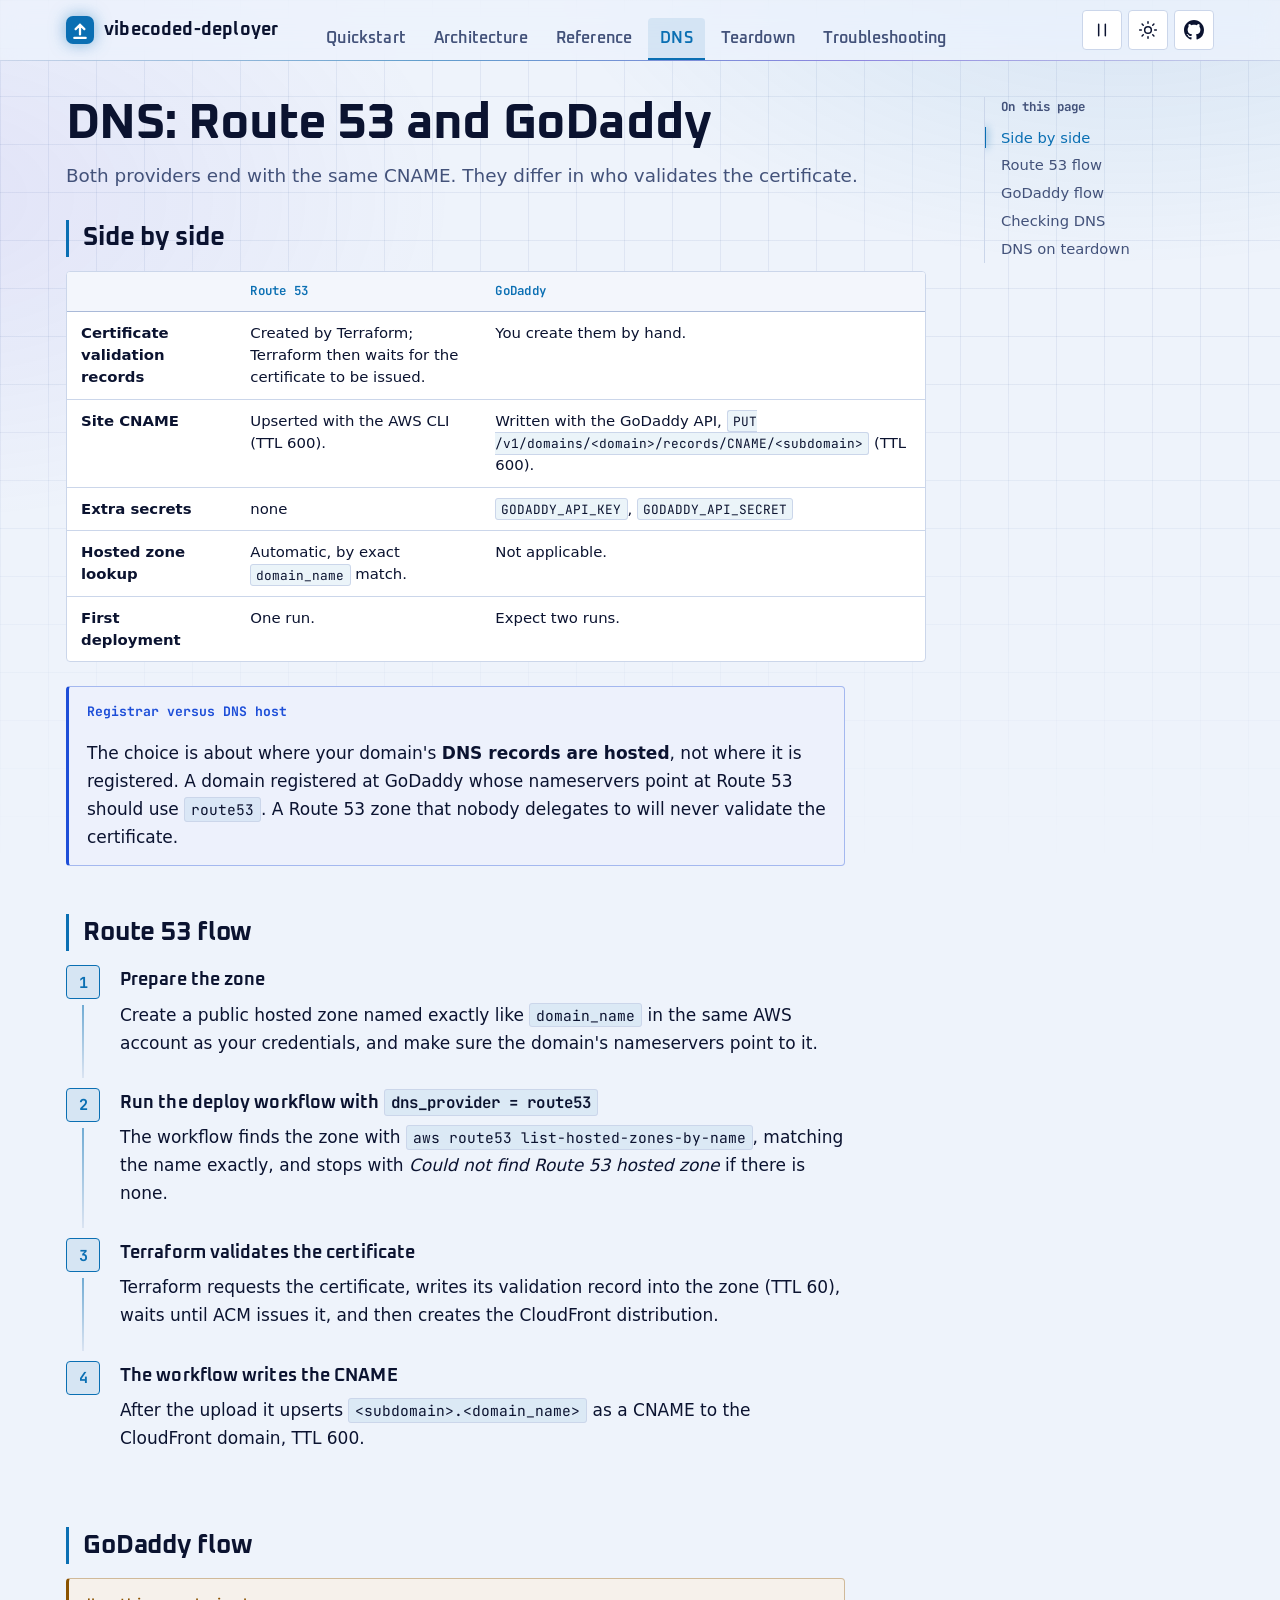
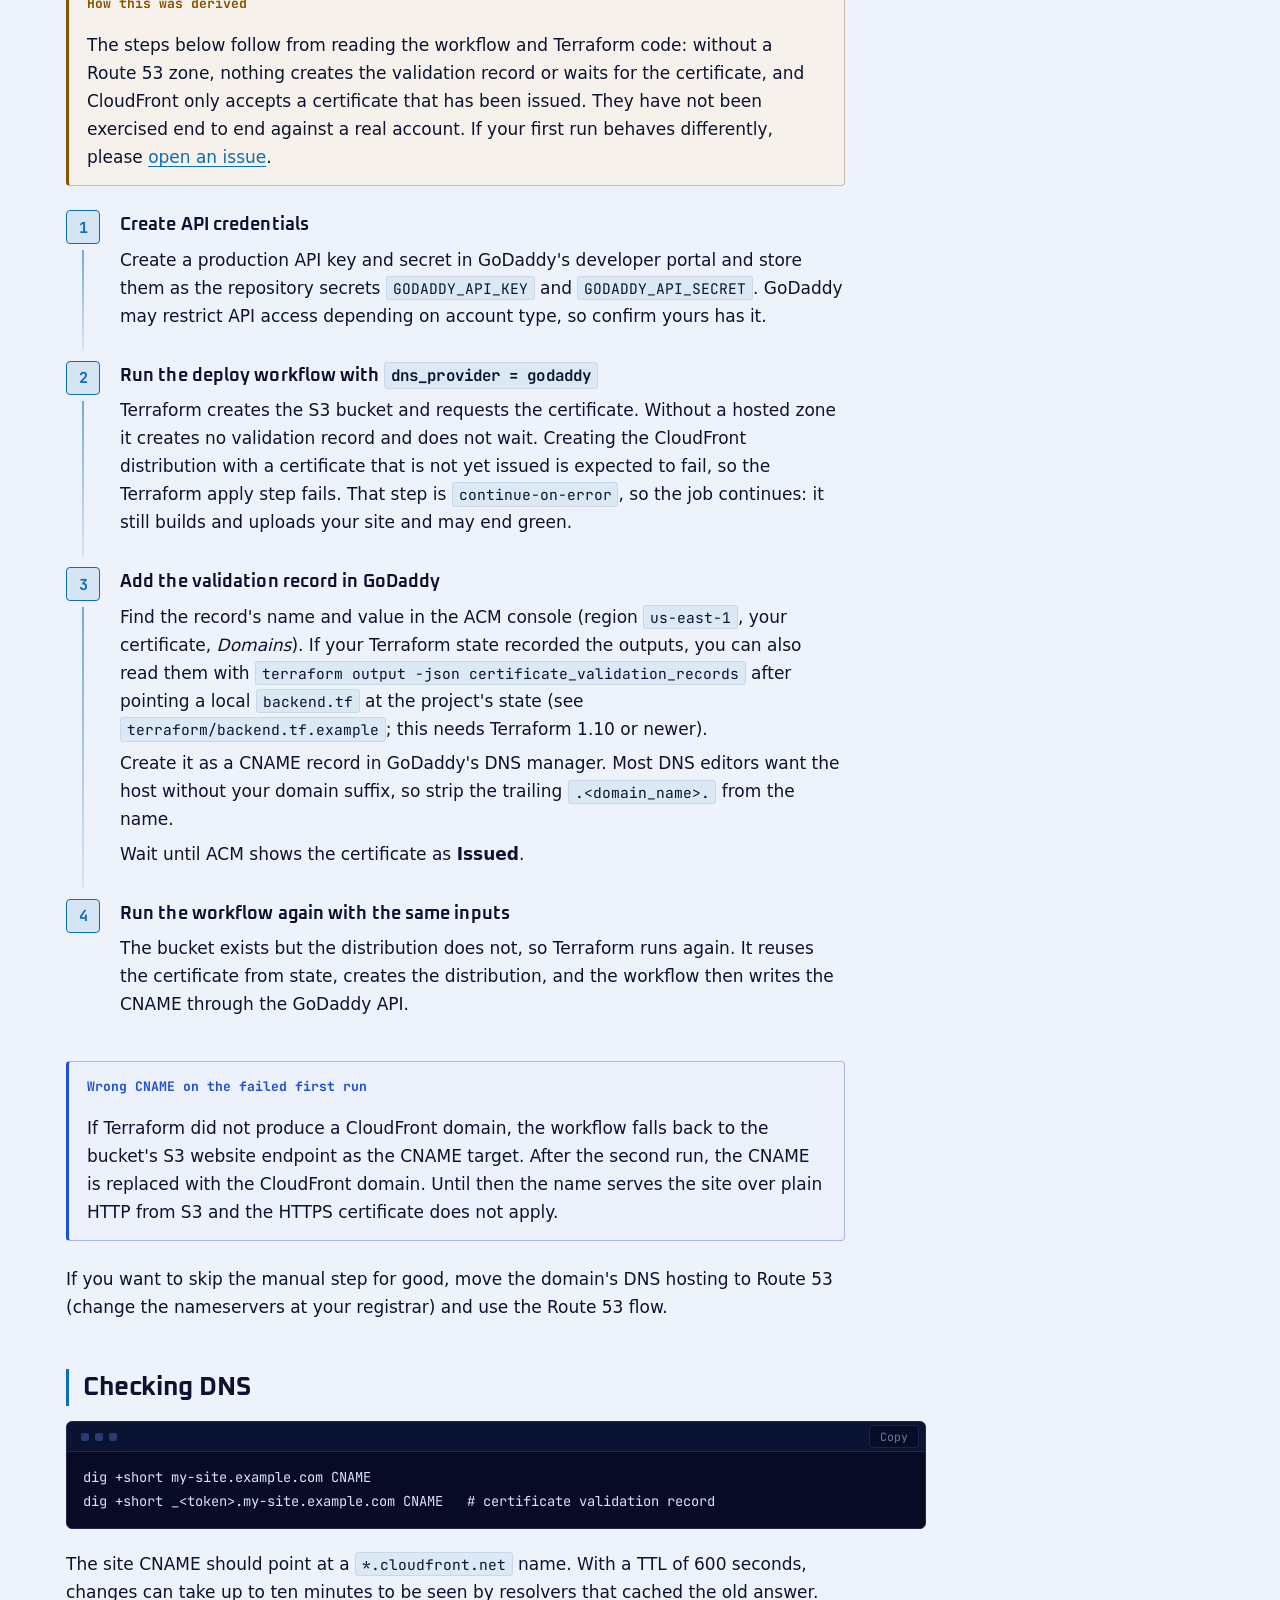
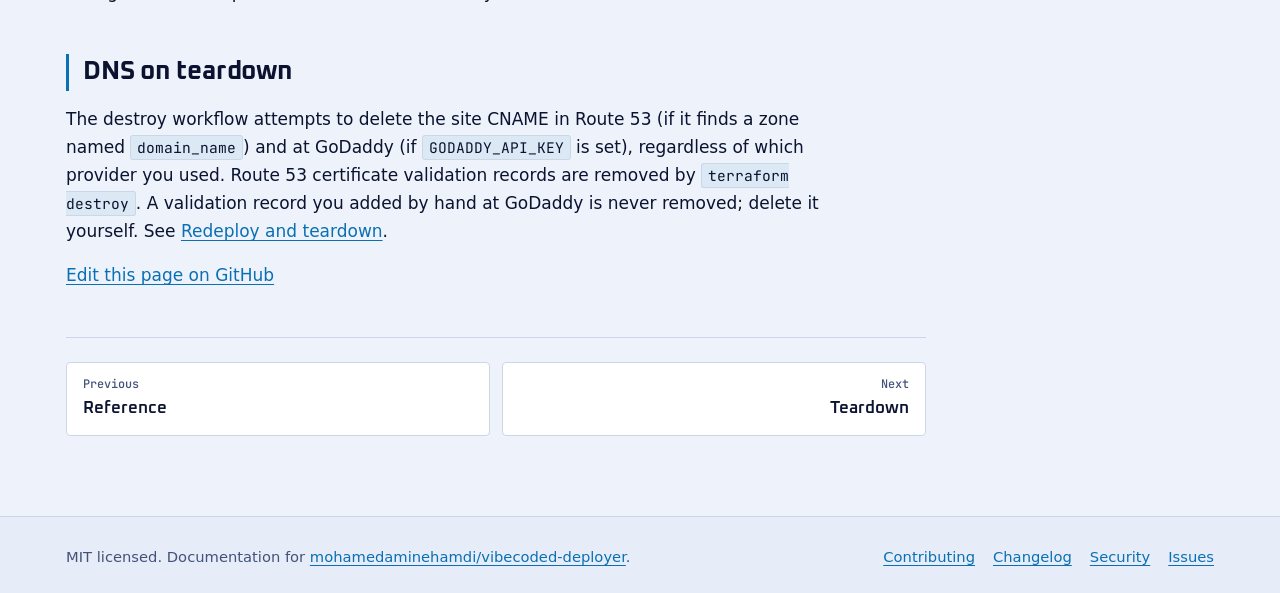
<file: docs/dns.html>
<!doctype html>
<html lang="en">
<head>
  <meta charset="utf-8">
  <meta name="viewport" content="width=device-width, initial-scale=1">
  <title>DNS: Route 53 and GoDaddy · vibecoded-deployer</title>
  <meta name="description" content="How the Route 53 and GoDaddy DNS flows differ, and the manual certificate validation step for GoDaddy.">
  <meta name="color-scheme" content="light dark">
  <link rel="icon" href="assets/favicon.svg" type="image/svg+xml">
  <script>(function(){var d=document.documentElement,s=function(k){try{return localStorage.getItem(k)}catch(e){return null}};d.classList.add("js");var t=s("ld-theme");if(t==="light"||t==="dark")d.setAttribute("data-theme",t);var m=s("ld-motion"),r=window.matchMedia&&matchMedia("(prefers-reduced-motion: reduce)").matches;d.setAttribute("data-motion",m==="off"||(m!=="on"&&r)?"off":"on")})();</script>
  <link rel="stylesheet" href="assets/site.css">
</head>
<body>
  <a class="skip-link" href="#main">Skip to content</a>
  <header class="site-header">
    <div class="container header-inner">
      <a class="brand" href="index.html"><svg viewBox="0 0 32 32" aria-hidden="true" focusable="false"><rect width="32" height="32" rx="8" fill="var(--accent)"/><path d="M16 21V10m0 0-5 5m5-5 5 5M9.5 25h13" fill="none" stroke="var(--accent-contrast)" stroke-width="2.6" stroke-linecap="round" stroke-linejoin="round"/></svg><span>vibecoded-deployer</span></a>
      <nav class="site-nav" id="site-nav" aria-label="Primary">
          <a href="quickstart.html">Quickstart</a>
          <a href="architecture.html">Architecture</a>
          <a href="reference.html">Reference</a>
          <a href="dns.html" aria-current="page">DNS</a>
          <a href="teardown.html">Teardown</a>
          <a href="troubleshooting.html">Troubleshooting</a>
          <a class="nav-gh" href="https://github.com/mohamedaminehamdi/vibecoded-deployer">GitHub</a>
      </nav>
      <div class="header-actions">
        <button class="icon-btn motion-btn" type="button" data-motion-toggle aria-label="Animations" aria-pressed="true" title="Pause animations" hidden><svg class="pause" viewBox="0 0 24 24" aria-hidden="true" focusable="false"><path d="M8 5v14M16 5v14"/></svg><svg class="play" viewBox="0 0 24 24" aria-hidden="true" focusable="false"><path d="M7 5l12 7-12 7z"/></svg></button><button class="icon-btn theme-btn" type="button" data-theme-toggle aria-label="Dark mode" aria-pressed="false"><svg class="sun" viewBox="0 0 24 24" aria-hidden="true" focusable="false"><circle cx="12" cy="12" r="4"/><path d="M12 2v2M12 20v2M4.9 4.9l1.4 1.4M17.7 17.7l1.4 1.4M2 12h2M20 12h2M4.9 19.1l1.4-1.4M17.7 6.3l1.4-1.4"/></svg><svg class="moon" viewBox="0 0 24 24" aria-hidden="true" focusable="false"><path d="M21 12.8A9 9 0 1 1 11.2 3a7 7 0 0 0 9.8 9.8z"/></svg></button>
        <a class="icon-btn gh-btn" href="https://github.com/mohamedaminehamdi/vibecoded-deployer" aria-label="vibecoded-deployer on GitHub"><svg class="filled" viewBox="0 0 16 16" aria-hidden="true" focusable="false"><path d="M8 0C3.58 0 0 3.58 0 8c0 3.54 2.29 6.53 5.47 7.59.4.07.55-.17.55-.38 0-.19-.01-.82-.01-1.49-2.01.37-2.53-.49-2.69-.94-.09-.23-.48-.94-.82-1.13-.28-.15-.68-.52-.01-.53.63-.01 1.08.58 1.23.82.72 1.21 1.87.87 2.33.66.07-.52.28-.87.51-1.07-1.78-.2-3.64-.89-3.64-3.95 0-.87.31-1.59.82-2.15-.08-.2-.36-1.02.08-2.12 0 0 .67-.21 2.2.82.64-.18 1.32-.27 2-.27.68 0 1.36.09 2 .27 1.53-1.04 2.2-.82 2.2-.82.44 1.1.16 1.92.08 2.12.51.56.82 1.27.82 2.15 0 3.07-1.87 3.75-3.65 3.95.29.25.54.73.54 1.48 0 1.07-.01 1.93-.01 2.2 0 .21.15.46.55.38A8.01 8.01 0 0 0 16 8c0-4.42-3.58-8-8-8z"/></svg></a>
        <button class="icon-btn menu-btn" type="button" data-menu-toggle aria-expanded="false" aria-controls="site-nav" aria-label="Menu"><svg viewBox="0 0 24 24" aria-hidden="true" focusable="false"><path d="M4 7h16M4 12h16M4 17h16"/></svg></button>
      </div>
    </div>
  </header>
  <main id="main">
    <div class="container doc">
      <div class="toc-col"><nav class="toc" aria-labelledby="toc-title"><p class="toc-title" id="toc-title">On this page</p><ul>
<li><a href="#compare">Side by side</a></li>
<li><a href="#route53">Route 53 flow</a></li>
<li><a href="#godaddy">GoDaddy flow</a></li>
<li><a href="#checking">Checking DNS</a></li>
<li><a href="#destroy-dns">DNS on teardown</a></li>
</ul></nav></div>
      <article class="doc-main">
        <h1>DNS: Route 53 and GoDaddy</h1>
        <p class="page-lede">Both providers end with the same CNAME. They differ in who validates the certificate.</p>
        <h2 id="compare">Side by side<a class="anchor" href="#compare" aria-label="Link to this section">#</a></h2>
        <div class="table-wrap" tabindex="0" role="region" aria-label="Route 53 compared with GoDaddy (scrolls horizontally if needed)"><table>
          <caption class="sr-only">Route 53 compared with GoDaddy</caption>
          <thead><tr><th scope="col"></th><th scope="col">Route 53</th><th scope="col">GoDaddy</th></tr></thead>
          <tbody>
            <tr><th scope="row">Certificate validation records</th><td>Created by Terraform; Terraform then waits for the certificate to be issued.</td><td>You create them by hand.</td></tr>
            <tr><th scope="row">Site CNAME</th><td>Upserted with the AWS CLI (TTL 600).</td><td>Written with the GoDaddy API, <code>PUT /v1/domains/&lt;domain&gt;/records/CNAME/&lt;subdomain&gt;</code> (TTL 600).</td></tr>
            <tr><th scope="row">Extra secrets</th><td>none</td><td><code>GODADDY_API_KEY</code>, <code>GODADDY_API_SECRET</code></td></tr>
            <tr><th scope="row">Hosted zone lookup</th><td>Automatic, by exact <code>domain_name</code> match.</td><td>Not applicable.</td></tr>
            <tr><th scope="row">First deployment</th><td>One run.</td><td>Expect two runs.</td></tr>
          </tbody>
        </table></div>
        <div class="callout note">
          <p class="callout-title">Registrar versus DNS host</p>
          <p>The choice is about where your domain's <strong>DNS records are hosted</strong>, not where it is registered. A domain registered at GoDaddy whose nameservers point at Route 53 should use <code>route53</code>. A Route 53 zone that nobody delegates to will never validate the certificate.</p>
        </div>

        <h2 id="route53">Route 53 flow<a class="anchor" href="#route53" aria-label="Link to this section">#</a></h2>
        <ol class="steps">
          <li>
            <h3>Prepare the zone</h3>
            <p>Create a public hosted zone named exactly like <code>domain_name</code> in the same AWS account as your credentials, and make sure the domain's nameservers point to it.</p>
          </li>
          <li>
            <h3>Run the deploy workflow with <code>dns_provider = route53</code></h3>
            <p>The workflow finds the zone with <code>aws route53 list-hosted-zones-by-name</code>, matching the name exactly, and stops with <em>Could not find Route 53 hosted zone</em> if there is none.</p>
          </li>
          <li>
            <h3>Terraform validates the certificate</h3>
            <p>Terraform requests the certificate, writes its validation record into the zone (TTL 60), waits until ACM issues it, and then creates the CloudFront distribution.</p>
          </li>
          <li>
            <h3>The workflow writes the CNAME</h3>
            <p>After the upload it upserts <code>&lt;subdomain&gt;.&lt;domain_name&gt;</code> as a CNAME to the CloudFront domain, TTL 600.</p>
          </li>
        </ol>

        <h2 id="godaddy">GoDaddy flow<a class="anchor" href="#godaddy" aria-label="Link to this section">#</a></h2>
        <div class="callout warn">
          <p class="callout-title">How this was derived</p>
          <p>The steps below follow from reading the workflow and Terraform code: without a Route 53 zone, nothing creates the validation record or waits for the certificate, and CloudFront only accepts a certificate that has been issued. They have not been exercised end to end against a real account. If your first run behaves differently, please <a href="https://github.com/mohamedaminehamdi/vibecoded-deployer/issues">open an issue</a>.</p>
        </div>
        <ol class="steps">
          <li>
            <h3>Create API credentials</h3>
            <p>Create a production API key and secret in GoDaddy's developer portal and store them as the repository secrets <code>GODADDY_API_KEY</code> and <code>GODADDY_API_SECRET</code>. GoDaddy may restrict API access depending on account type, so confirm yours has it.</p>
          </li>
          <li>
            <h3>Run the deploy workflow with <code>dns_provider = godaddy</code></h3>
            <p>Terraform creates the S3 bucket and requests the certificate. Without a hosted zone it creates no validation record and does not wait. Creating the CloudFront distribution with a certificate that is not yet issued is expected to fail, so the Terraform apply step fails. That step is <code>continue-on-error</code>, so the job continues: it still builds and uploads your site and may end green.</p>
          </li>
          <li>
            <h3>Add the validation record in GoDaddy</h3>
            <p>Find the record's name and value in the ACM console (region <code>us-east-1</code>, your certificate, <em>Domains</em>). If your Terraform state recorded the outputs, you can also read them with <code>terraform output -json certificate_validation_records</code> after pointing a local <code>backend.tf</code> at the project's state (see <code>terraform/backend.tf.example</code>; this needs Terraform 1.10 or newer).</p>
            <p>Create it as a CNAME record in GoDaddy's DNS manager. Most DNS editors want the host without your domain suffix, so strip the trailing <code>.&lt;domain_name&gt;.</code> from the name.</p>
            <p>Wait until ACM shows the certificate as <strong>Issued</strong>.</p>
          </li>
          <li>
            <h3>Run the workflow again with the same inputs</h3>
            <p>The bucket exists but the distribution does not, so Terraform runs again. It reuses the certificate from state, creates the distribution, and the workflow then writes the CNAME through the GoDaddy API.</p>
          </li>
        </ol>
        <div class="callout note">
          <p class="callout-title">Wrong CNAME on the failed first run</p>
          <p>If Terraform did not produce a CloudFront domain, the workflow falls back to the bucket's S3 website endpoint as the CNAME target. After the second run, the CNAME is replaced with the CloudFront domain. Until then the name serves the site over plain HTTP from S3 and the HTTPS certificate does not apply.</p>
        </div>
        <p>If you want to skip the manual step for good, move the domain's DNS hosting to Route 53 (change the nameservers at your registrar) and use the Route 53 flow.</p>

        <h2 id="checking">Checking DNS<a class="anchor" href="#checking" aria-label="Link to this section">#</a></h2>
<pre><code>dig +short my-site.example.com CNAME
dig +short _&lt;token&gt;.my-site.example.com CNAME   # certificate validation record</code></pre>
        <p>The site CNAME should point at a <code>*.cloudfront.net</code> name. With a TTL of 600 seconds, changes can take up to ten minutes to be seen by resolvers that cached the old answer.</p>

        <h2 id="destroy-dns">DNS on teardown<a class="anchor" href="#destroy-dns" aria-label="Link to this section">#</a></h2>
        <p>The destroy workflow attempts to delete the site CNAME in Route 53 (if it finds a zone named <code>domain_name</code>) and at GoDaddy (if <code>GODADDY_API_KEY</code> is set), regardless of which provider you used. Route 53 certificate validation records are removed by <code>terraform destroy</code>. A validation record you added by hand at GoDaddy is never removed; delete it yourself. See <a href="teardown.html">Redeploy and teardown</a>.</p>

        <p><a href="https://github.com/mohamedaminehamdi/vibecoded-deployer/edit/main/docs/dns.html">Edit this page on GitHub</a></p>
        <nav class="pager" aria-label="Pages"><a class="prev" href="reference.html"><small>Previous</small>Reference</a><a class="next" href="teardown.html"><small>Next</small>Teardown</a></nav>
      </article>
    </div>
  </main>
  <footer class="site-footer">
    <div class="container footer-inner">
      <p>MIT licensed. Documentation for <a href="https://github.com/mohamedaminehamdi/vibecoded-deployer">mohamedaminehamdi/vibecoded-deployer</a>.</p>
      <ul>
        <li><a href="https://github.com/mohamedaminehamdi/vibecoded-deployer/blob/main/CONTRIBUTING.md">Contributing</a></li>
        <li><a href="https://github.com/mohamedaminehamdi/vibecoded-deployer/blob/main/CHANGELOG.md">Changelog</a></li>
        <li><a href="https://github.com/mohamedaminehamdi/vibecoded-deployer/blob/main/SECURITY.md">Security</a></li>
        <li><a href="https://github.com/mohamedaminehamdi/vibecoded-deployer/issues">Issues</a></li>
      </ul>
    </div>
  </footer>
  <script src="assets/site.js" defer></script>
</body>
</html>
</file>
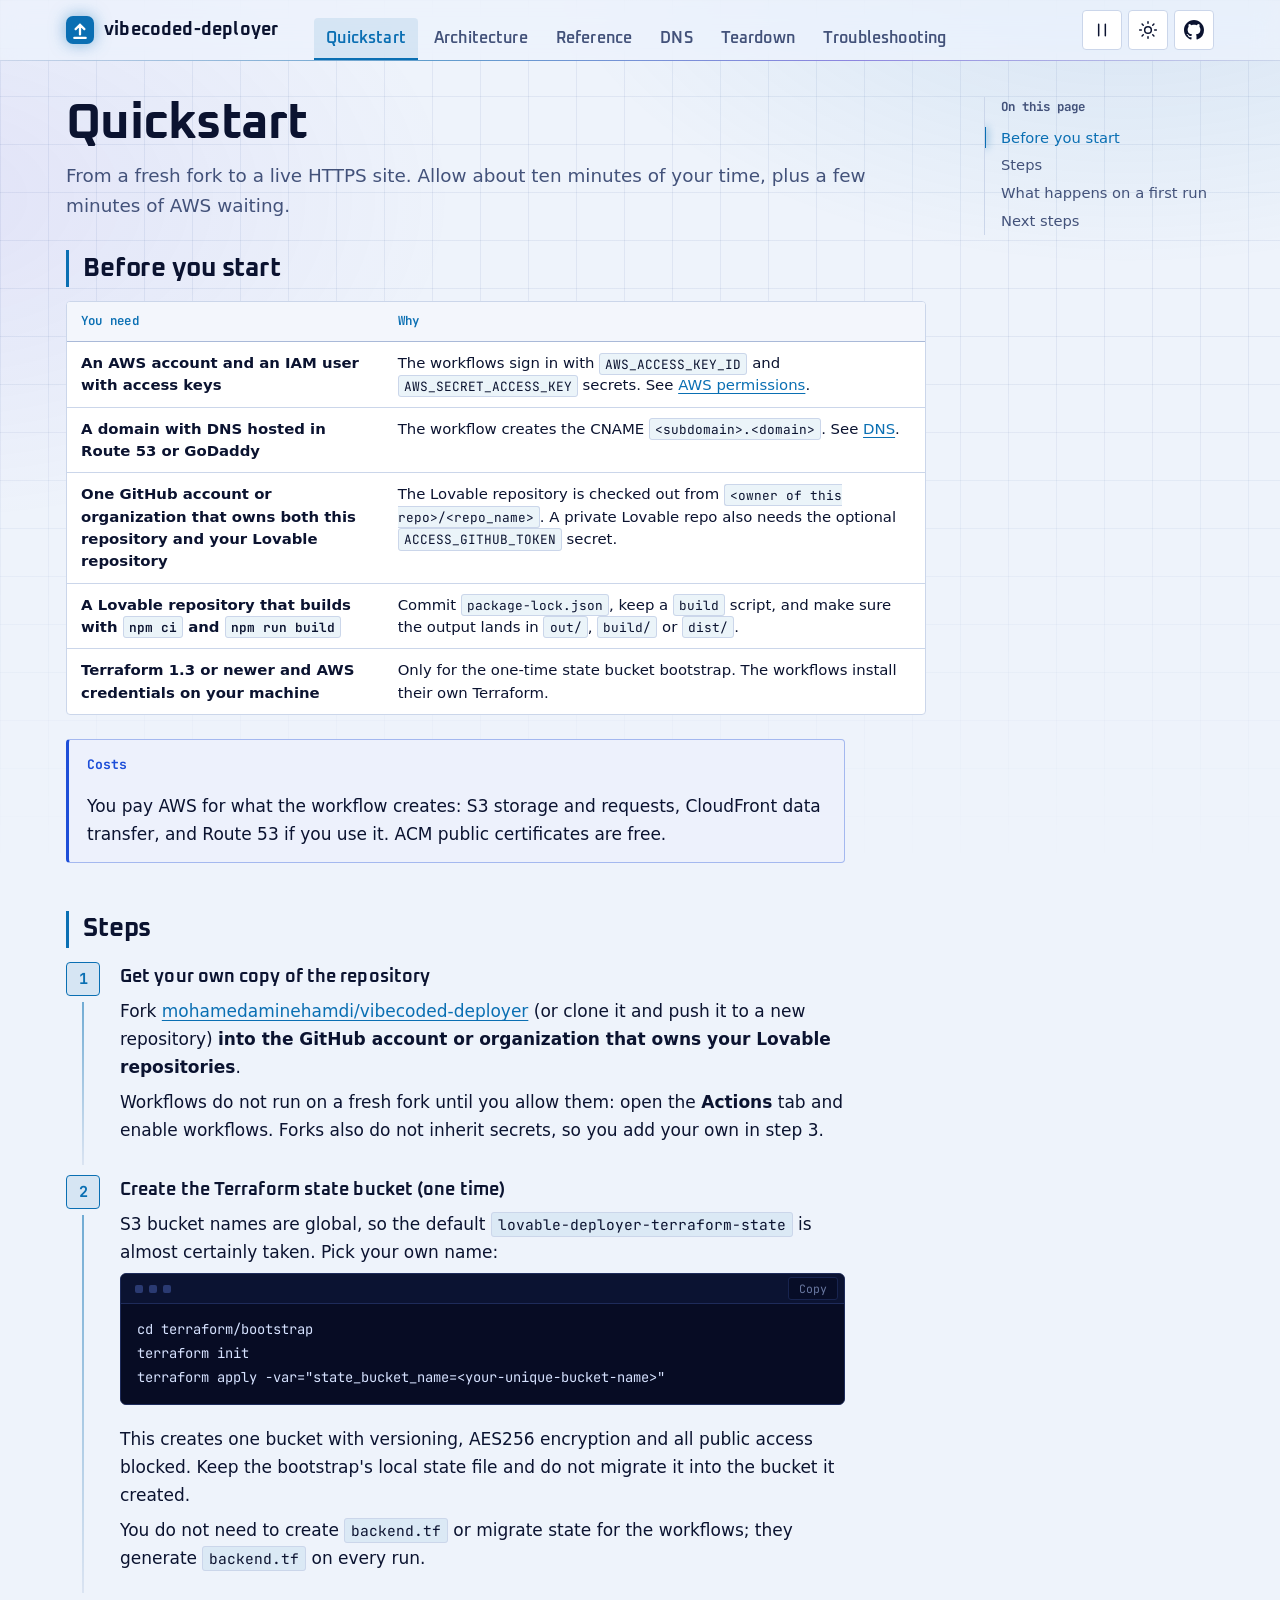
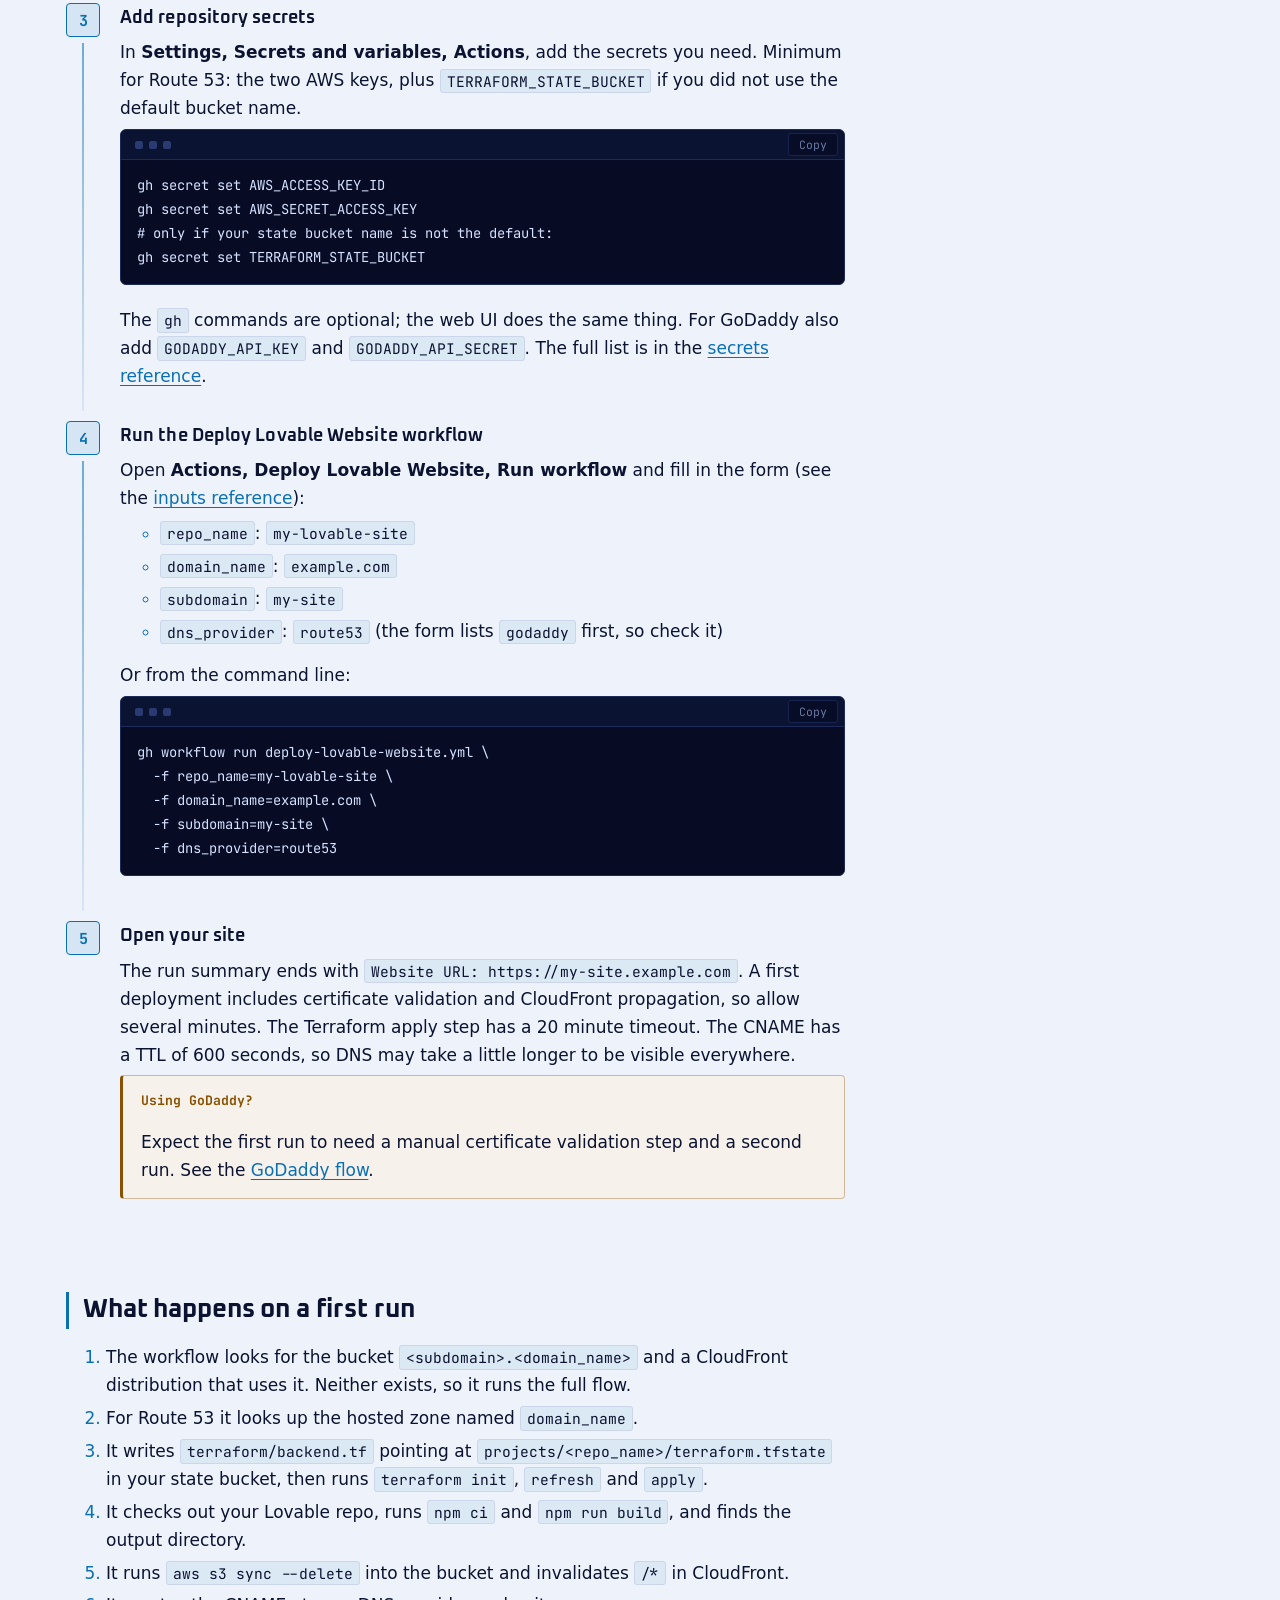
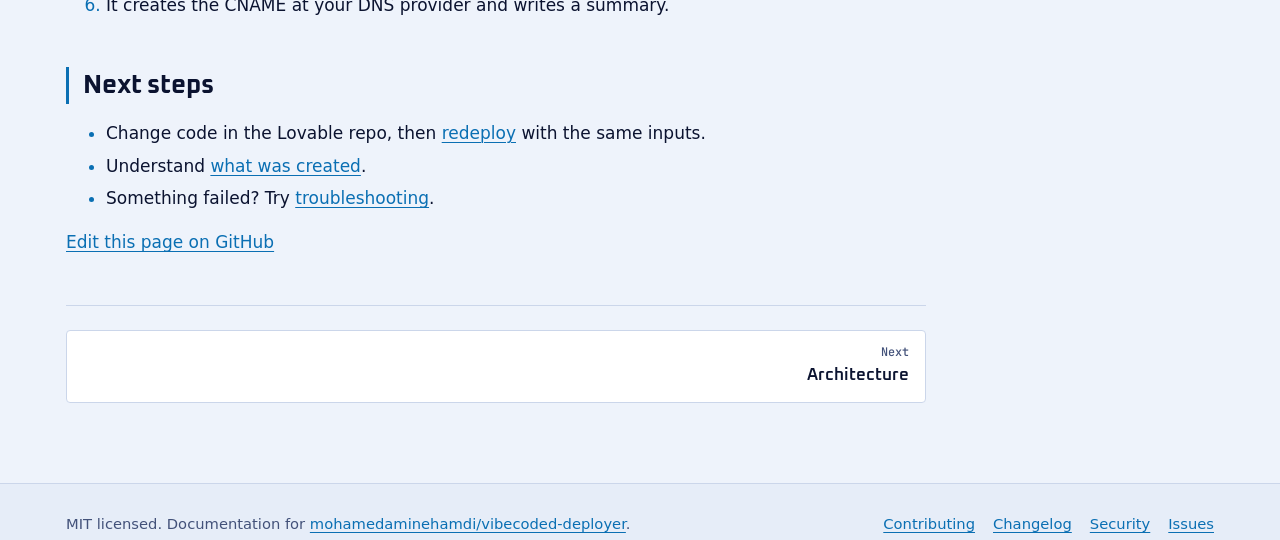
<file: docs/quickstart.html>
<!doctype html>
<html lang="en">
<head>
  <meta charset="utf-8">
  <meta name="viewport" content="width=device-width, initial-scale=1">
  <title>Quickstart · vibecoded-deployer</title>
  <meta name="description" content="Fork the repository, create the Terraform state bucket, add secrets and run your first deployment.">
  <meta name="color-scheme" content="light dark">
  <link rel="icon" href="assets/favicon.svg" type="image/svg+xml">
  <script>(function(){var d=document.documentElement,s=function(k){try{return localStorage.getItem(k)}catch(e){return null}};d.classList.add("js");var t=s("ld-theme");if(t==="light"||t==="dark")d.setAttribute("data-theme",t);var m=s("ld-motion"),r=window.matchMedia&&matchMedia("(prefers-reduced-motion: reduce)").matches;d.setAttribute("data-motion",m==="off"||(m!=="on"&&r)?"off":"on")})();</script>
  <link rel="stylesheet" href="assets/site.css">
</head>
<body>
  <a class="skip-link" href="#main">Skip to content</a>
  <header class="site-header">
    <div class="container header-inner">
      <a class="brand" href="index.html"><svg viewBox="0 0 32 32" aria-hidden="true" focusable="false"><rect width="32" height="32" rx="8" fill="var(--accent)"/><path d="M16 21V10m0 0-5 5m5-5 5 5M9.5 25h13" fill="none" stroke="var(--accent-contrast)" stroke-width="2.6" stroke-linecap="round" stroke-linejoin="round"/></svg><span>vibecoded-deployer</span></a>
      <nav class="site-nav" id="site-nav" aria-label="Primary">
          <a href="quickstart.html" aria-current="page">Quickstart</a>
          <a href="architecture.html">Architecture</a>
          <a href="reference.html">Reference</a>
          <a href="dns.html">DNS</a>
          <a href="teardown.html">Teardown</a>
          <a href="troubleshooting.html">Troubleshooting</a>
          <a class="nav-gh" href="https://github.com/mohamedaminehamdi/vibecoded-deployer">GitHub</a>
      </nav>
      <div class="header-actions">
        <button class="icon-btn motion-btn" type="button" data-motion-toggle aria-label="Animations" aria-pressed="true" title="Pause animations" hidden><svg class="pause" viewBox="0 0 24 24" aria-hidden="true" focusable="false"><path d="M8 5v14M16 5v14"/></svg><svg class="play" viewBox="0 0 24 24" aria-hidden="true" focusable="false"><path d="M7 5l12 7-12 7z"/></svg></button><button class="icon-btn theme-btn" type="button" data-theme-toggle aria-label="Dark mode" aria-pressed="false"><svg class="sun" viewBox="0 0 24 24" aria-hidden="true" focusable="false"><circle cx="12" cy="12" r="4"/><path d="M12 2v2M12 20v2M4.9 4.9l1.4 1.4M17.7 17.7l1.4 1.4M2 12h2M20 12h2M4.9 19.1l1.4-1.4M17.7 6.3l1.4-1.4"/></svg><svg class="moon" viewBox="0 0 24 24" aria-hidden="true" focusable="false"><path d="M21 12.8A9 9 0 1 1 11.2 3a7 7 0 0 0 9.8 9.8z"/></svg></button>
        <a class="icon-btn gh-btn" href="https://github.com/mohamedaminehamdi/vibecoded-deployer" aria-label="vibecoded-deployer on GitHub"><svg class="filled" viewBox="0 0 16 16" aria-hidden="true" focusable="false"><path d="M8 0C3.58 0 0 3.58 0 8c0 3.54 2.29 6.53 5.47 7.59.4.07.55-.17.55-.38 0-.19-.01-.82-.01-1.49-2.01.37-2.53-.49-2.69-.94-.09-.23-.48-.94-.82-1.13-.28-.15-.68-.52-.01-.53.63-.01 1.08.58 1.23.82.72 1.21 1.87.87 2.33.66.07-.52.28-.87.51-1.07-1.78-.2-3.64-.89-3.64-3.95 0-.87.31-1.59.82-2.15-.08-.2-.36-1.02.08-2.12 0 0 .67-.21 2.2.82.64-.18 1.32-.27 2-.27.68 0 1.36.09 2 .27 1.53-1.04 2.2-.82 2.2-.82.44 1.1.16 1.92.08 2.12.51.56.82 1.27.82 2.15 0 3.07-1.87 3.75-3.65 3.95.29.25.54.73.54 1.48 0 1.07-.01 1.93-.01 2.2 0 .21.15.46.55.38A8.01 8.01 0 0 0 16 8c0-4.42-3.58-8-8-8z"/></svg></a>
        <button class="icon-btn menu-btn" type="button" data-menu-toggle aria-expanded="false" aria-controls="site-nav" aria-label="Menu"><svg viewBox="0 0 24 24" aria-hidden="true" focusable="false"><path d="M4 7h16M4 12h16M4 17h16"/></svg></button>
      </div>
    </div>
  </header>
  <main id="main">
    <div class="container doc">
      <div class="toc-col"><nav class="toc" aria-labelledby="toc-title"><p class="toc-title" id="toc-title">On this page</p><ul>
<li><a href="#prerequisites">Before you start</a></li>
<li><a href="#steps">Steps</a></li>
<li><a href="#first-run">What happens on a first run</a></li>
<li><a href="#next">Next steps</a></li>
</ul></nav></div>
      <article class="doc-main">
        <h1>Quickstart</h1>
        <p class="page-lede">From a fresh fork to a live HTTPS site. Allow about ten minutes of your time, plus a few minutes of AWS waiting.</p>
        <h2 id="prerequisites">Before you start<a class="anchor" href="#prerequisites" aria-label="Link to this section">#</a></h2>
        <div class="table-wrap" tabindex="0" role="region" aria-label="Prerequisites (scrolls horizontally if needed)"><table>
          <caption class="sr-only">Prerequisites</caption>
          <thead><tr><th scope="col">You need</th><th scope="col">Why</th></tr></thead>
          <tbody>
            <tr><th scope="row">An AWS account and an IAM user with access keys</th><td>The workflows sign in with <code>AWS_ACCESS_KEY_ID</code> and <code>AWS_SECRET_ACCESS_KEY</code> secrets. See <a href="reference.html#permissions">AWS permissions</a>.</td></tr>
            <tr><th scope="row">A domain with DNS hosted in Route 53 or GoDaddy</th><td>The workflow creates the CNAME <code>&lt;subdomain&gt;.&lt;domain&gt;</code>. See <a href="dns.html">DNS</a>.</td></tr>
            <tr><th scope="row">One GitHub account or organization that owns both this repository and your Lovable repository</th><td>The Lovable repository is checked out from <code>&lt;owner of this repo&gt;/&lt;repo_name&gt;</code>. A private Lovable repo also needs the optional <code>ACCESS_GITHUB_TOKEN</code> secret.</td></tr>
            <tr><th scope="row">A Lovable repository that builds with <code>npm ci</code> and <code>npm run build</code></th><td>Commit <code>package-lock.json</code>, keep a <code>build</code> script, and make sure the output lands in <code>out/</code>, <code>build/</code> or <code>dist/</code>.</td></tr>
            <tr><th scope="row">Terraform 1.3 or newer and AWS credentials on your machine</th><td>Only for the one-time state bucket bootstrap. The workflows install their own Terraform.</td></tr>
          </tbody>
        </table></div>
        <div class="callout note">
          <p class="callout-title">Costs</p>
          <p>You pay AWS for what the workflow creates: S3 storage and requests, CloudFront data transfer, and Route 53 if you use it. ACM public certificates are free.</p>
        </div>

        <h2 id="steps">Steps<a class="anchor" href="#steps" aria-label="Link to this section">#</a></h2>
        <ol class="steps">
          <li>
            <h3>Get your own copy of the repository</h3>
            <p>Fork <a href="https://github.com/mohamedaminehamdi/vibecoded-deployer">mohamedaminehamdi/vibecoded-deployer</a> (or clone it and push it to a new repository) <strong>into the GitHub account or organization that owns your Lovable repositories</strong>.</p>
            <p>Workflows do not run on a fresh fork until you allow them: open the <strong>Actions</strong> tab and enable workflows. Forks also do not inherit secrets, so you add your own in step 3.</p>
          </li>
          <li>
            <h3>Create the Terraform state bucket (one time)</h3>
            <p>S3 bucket names are global, so the default <code>lovable-deployer-terraform-state</code> is almost certainly taken. Pick your own name:</p>
<pre><code>cd terraform/bootstrap
terraform init
terraform apply -var="state_bucket_name=&lt;your-unique-bucket-name&gt;"</code></pre>
            <p>This creates one bucket with versioning, AES256 encryption and all public access blocked. Keep the bootstrap's local state file and do not migrate it into the bucket it created.</p>
            <p>You do not need to create <code>backend.tf</code> or migrate state for the workflows; they generate <code>backend.tf</code> on every run.</p>
          </li>
          <li>
            <h3>Add repository secrets</h3>
            <p>In <strong>Settings, Secrets and variables, Actions</strong>, add the secrets you need. Minimum for Route 53: the two AWS keys, plus <code>TERRAFORM_STATE_BUCKET</code> if you did not use the default bucket name.</p>
<pre><code>gh secret set AWS_ACCESS_KEY_ID
gh secret set AWS_SECRET_ACCESS_KEY
# only if your state bucket name is not the default:
gh secret set TERRAFORM_STATE_BUCKET</code></pre>
            <p>The <code>gh</code> commands are optional; the web UI does the same thing. For GoDaddy also add <code>GODADDY_API_KEY</code> and <code>GODADDY_API_SECRET</code>. The full list is in the <a href="reference.html#secrets">secrets reference</a>.</p>
          </li>
          <li>
            <h3>Run the Deploy Lovable Website workflow</h3>
            <p>Open <strong>Actions, Deploy Lovable Website, Run workflow</strong> and fill in the form (see the <a href="reference.html#deploy-inputs">inputs reference</a>):</p>
            <ul>
              <li><code>repo_name</code>: <code>my-lovable-site</code></li>
              <li><code>domain_name</code>: <code>example.com</code></li>
              <li><code>subdomain</code>: <code>my-site</code></li>
              <li><code>dns_provider</code>: <code>route53</code> (the form lists <code>godaddy</code> first, so check it)</li>
            </ul>
            <p>Or from the command line:</p>
<pre><code>gh workflow run deploy-lovable-website.yml \
  -f repo_name=my-lovable-site \
  -f domain_name=example.com \
  -f subdomain=my-site \
  -f dns_provider=route53</code></pre>
          </li>
          <li>
            <h3>Open your site</h3>
            <p>The run summary ends with <code>Website URL: https://my-site.example.com</code>. A first deployment includes certificate validation and CloudFront propagation, so allow several minutes. The Terraform apply step has a 20 minute timeout. The CNAME has a TTL of 600 seconds, so DNS may take a little longer to be visible everywhere.</p>
            <div class="callout warn">
              <p class="callout-title">Using GoDaddy?</p>
              <p>Expect the first run to need a manual certificate validation step and a second run. See the <a href="dns.html#godaddy">GoDaddy flow</a>.</p>
            </div>
          </li>
        </ol>

        <h2 id="first-run">What happens on a first run<a class="anchor" href="#first-run" aria-label="Link to this section">#</a></h2>
        <ol>
          <li>The workflow looks for the bucket <code>&lt;subdomain&gt;.&lt;domain_name&gt;</code> and a CloudFront distribution that uses it. Neither exists, so it runs the full flow.</li>
          <li>For Route 53 it looks up the hosted zone named <code>domain_name</code>.</li>
          <li>It writes <code>terraform/backend.tf</code> pointing at <code>projects/&lt;repo_name&gt;/terraform.tfstate</code> in your state bucket, then runs <code>terraform init</code>, <code>refresh</code> and <code>apply</code>.</li>
          <li>It checks out your Lovable repo, runs <code>npm ci</code> and <code>npm run build</code>, and finds the output directory.</li>
          <li>It runs <code>aws s3 sync --delete</code> into the bucket and invalidates <code>/*</code> in CloudFront.</li>
          <li>It creates the CNAME at your DNS provider and writes a summary.</li>
        </ol>

        <h2 id="next">Next steps<a class="anchor" href="#next" aria-label="Link to this section">#</a></h2>
        <ul>
          <li>Change code in the Lovable repo, then <a href="teardown.html#redeploy">redeploy</a> with the same inputs.</li>
          <li>Understand <a href="architecture.html">what was created</a>.</li>
          <li>Something failed? Try <a href="troubleshooting.html">troubleshooting</a>.</li>
        </ul>

        <p><a href="https://github.com/mohamedaminehamdi/vibecoded-deployer/edit/main/docs/quickstart.html">Edit this page on GitHub</a></p>
        <nav class="pager" aria-label="Pages"><a class="next" href="architecture.html"><small>Next</small>Architecture</a></nav>
      </article>
    </div>
  </main>
  <footer class="site-footer">
    <div class="container footer-inner">
      <p>MIT licensed. Documentation for <a href="https://github.com/mohamedaminehamdi/vibecoded-deployer">mohamedaminehamdi/vibecoded-deployer</a>.</p>
      <ul>
        <li><a href="https://github.com/mohamedaminehamdi/vibecoded-deployer/blob/main/CONTRIBUTING.md">Contributing</a></li>
        <li><a href="https://github.com/mohamedaminehamdi/vibecoded-deployer/blob/main/CHANGELOG.md">Changelog</a></li>
        <li><a href="https://github.com/mohamedaminehamdi/vibecoded-deployer/blob/main/SECURITY.md">Security</a></li>
        <li><a href="https://github.com/mohamedaminehamdi/vibecoded-deployer/issues">Issues</a></li>
      </ul>
    </div>
  </footer>
  <script src="assets/site.js" defer></script>
</body>
</html>
</file>
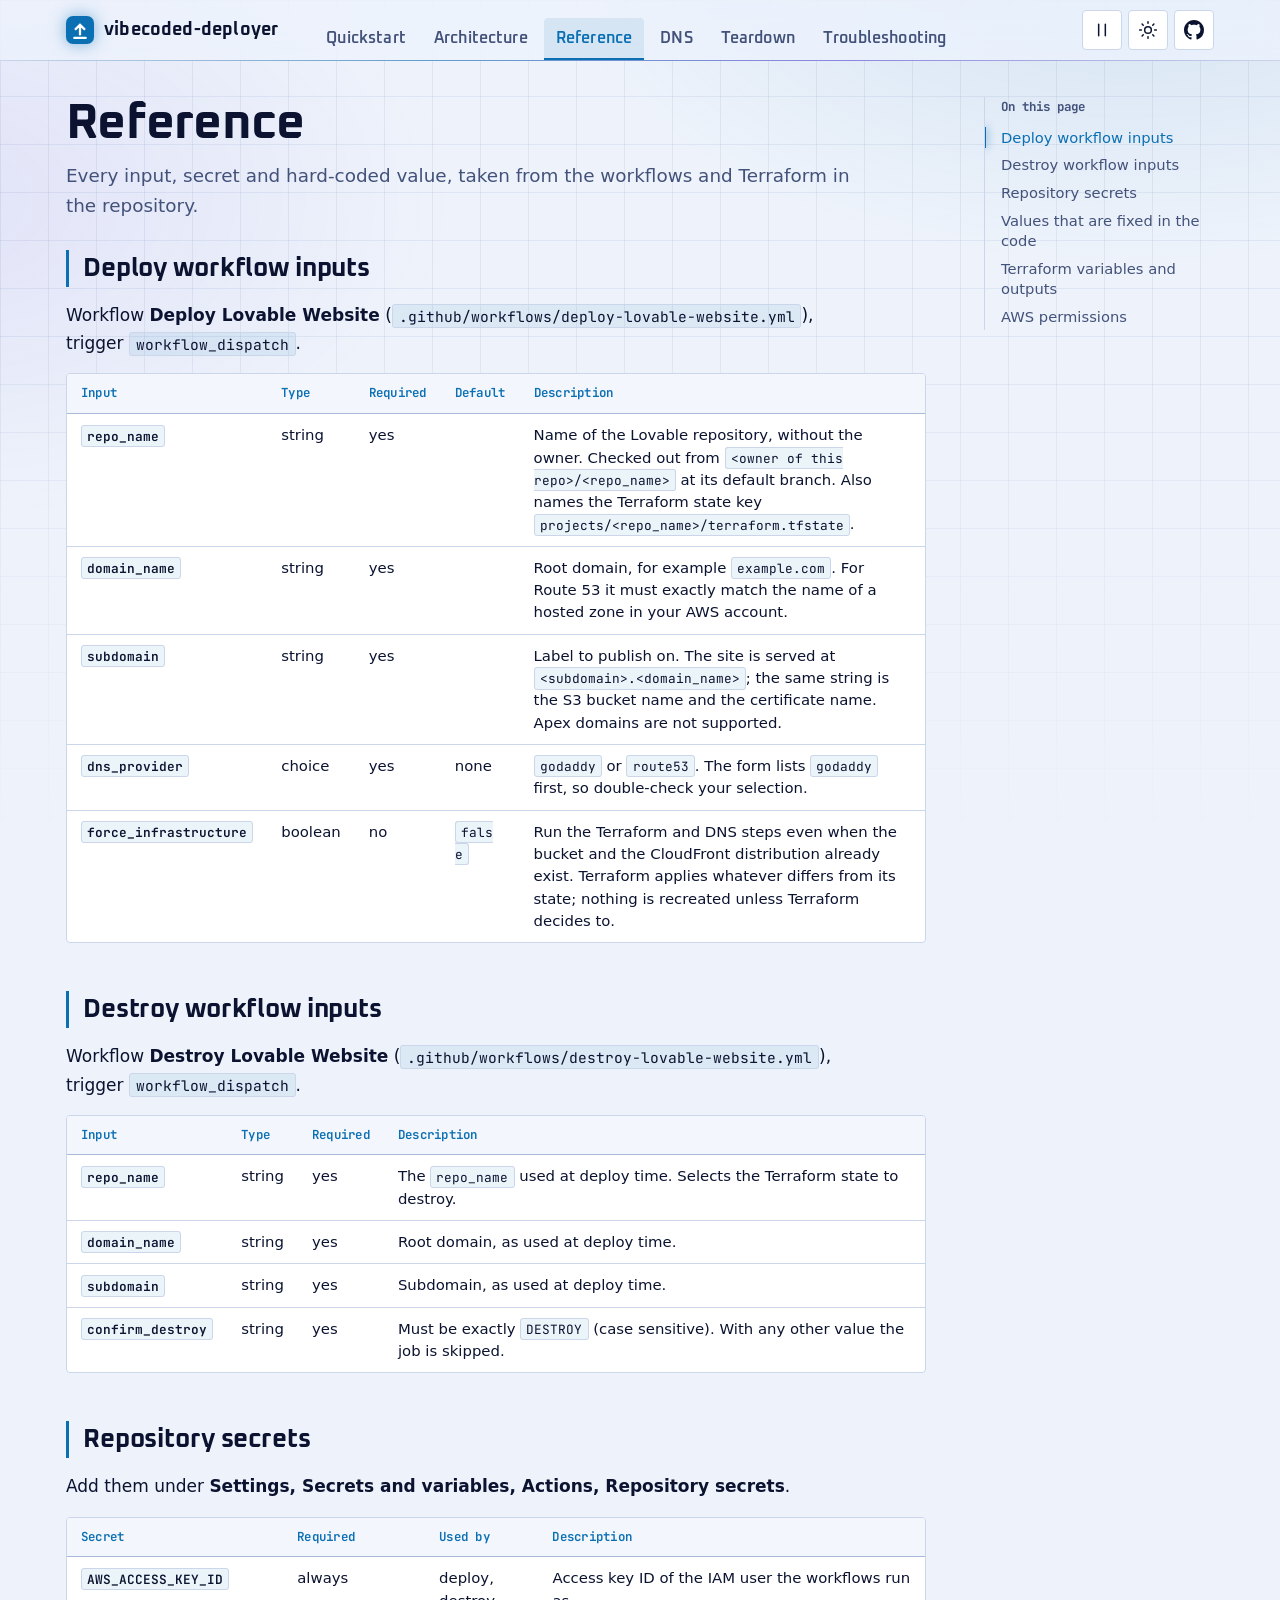
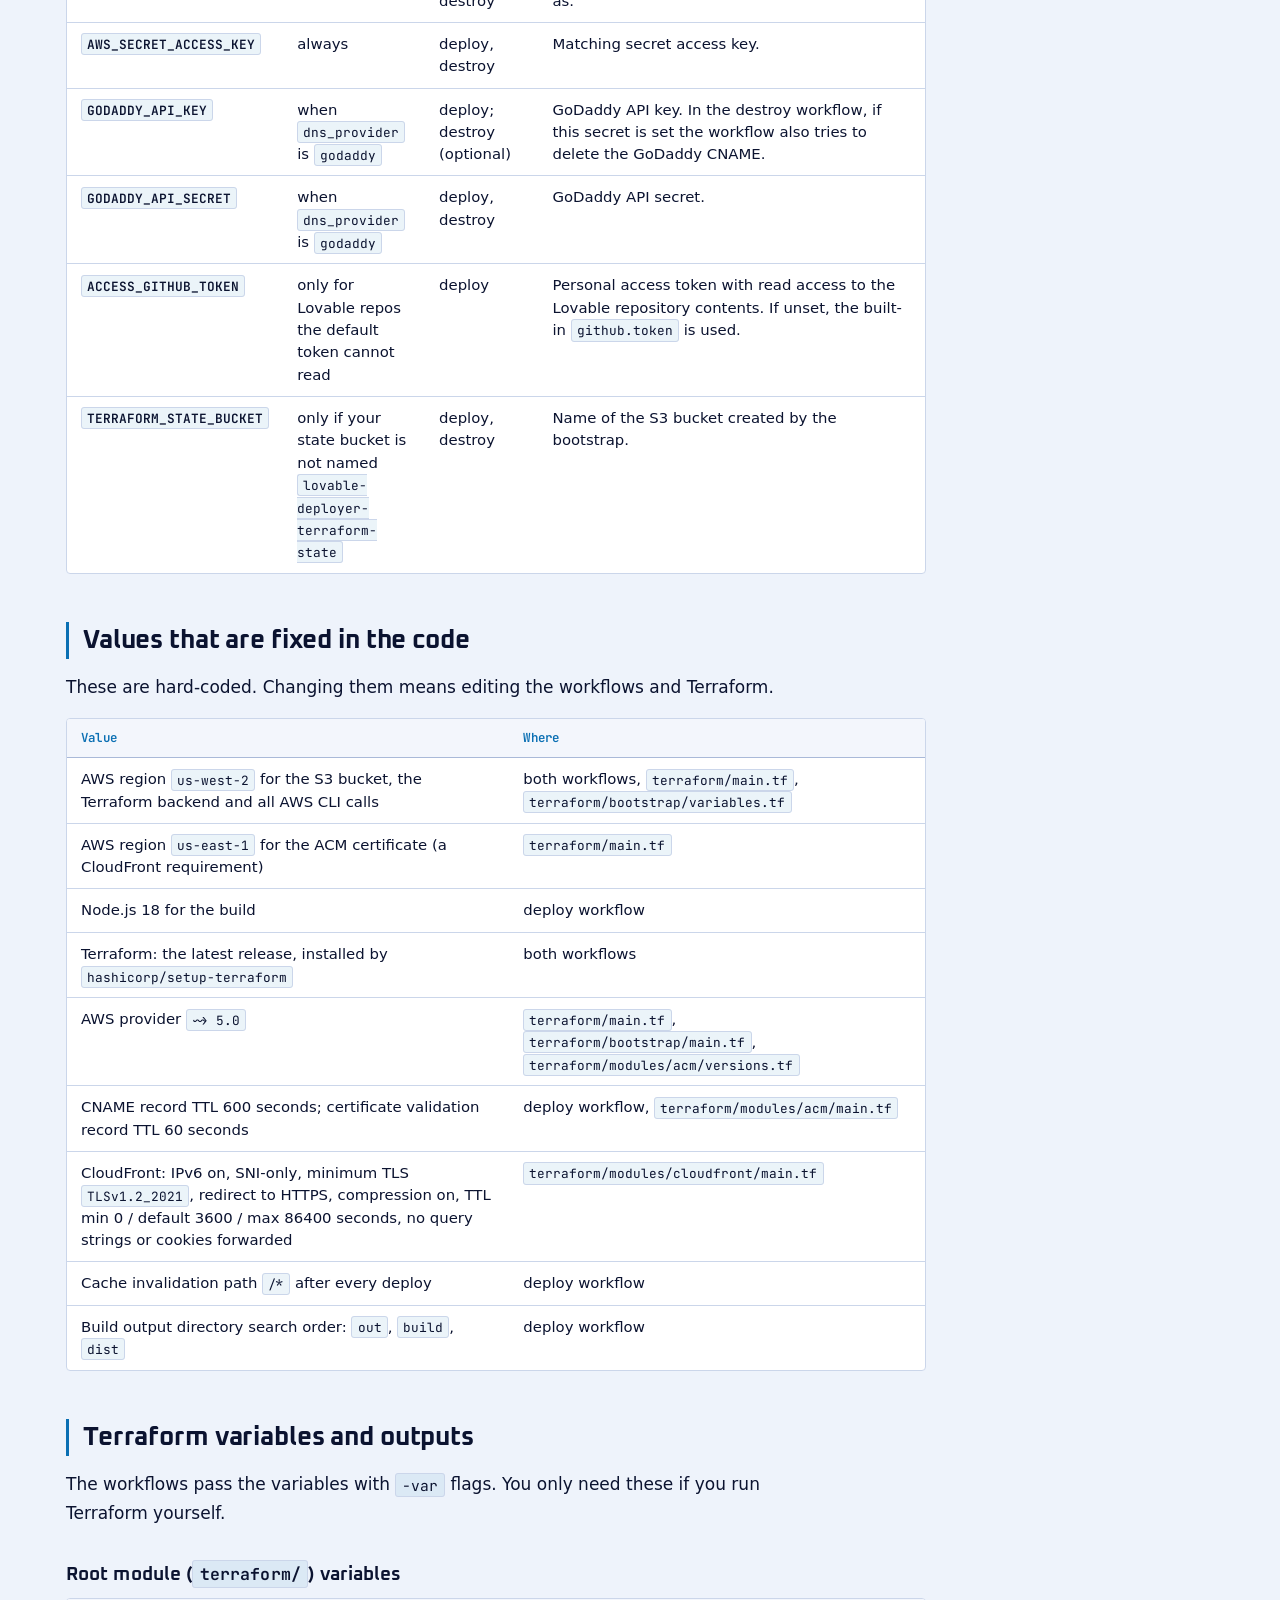
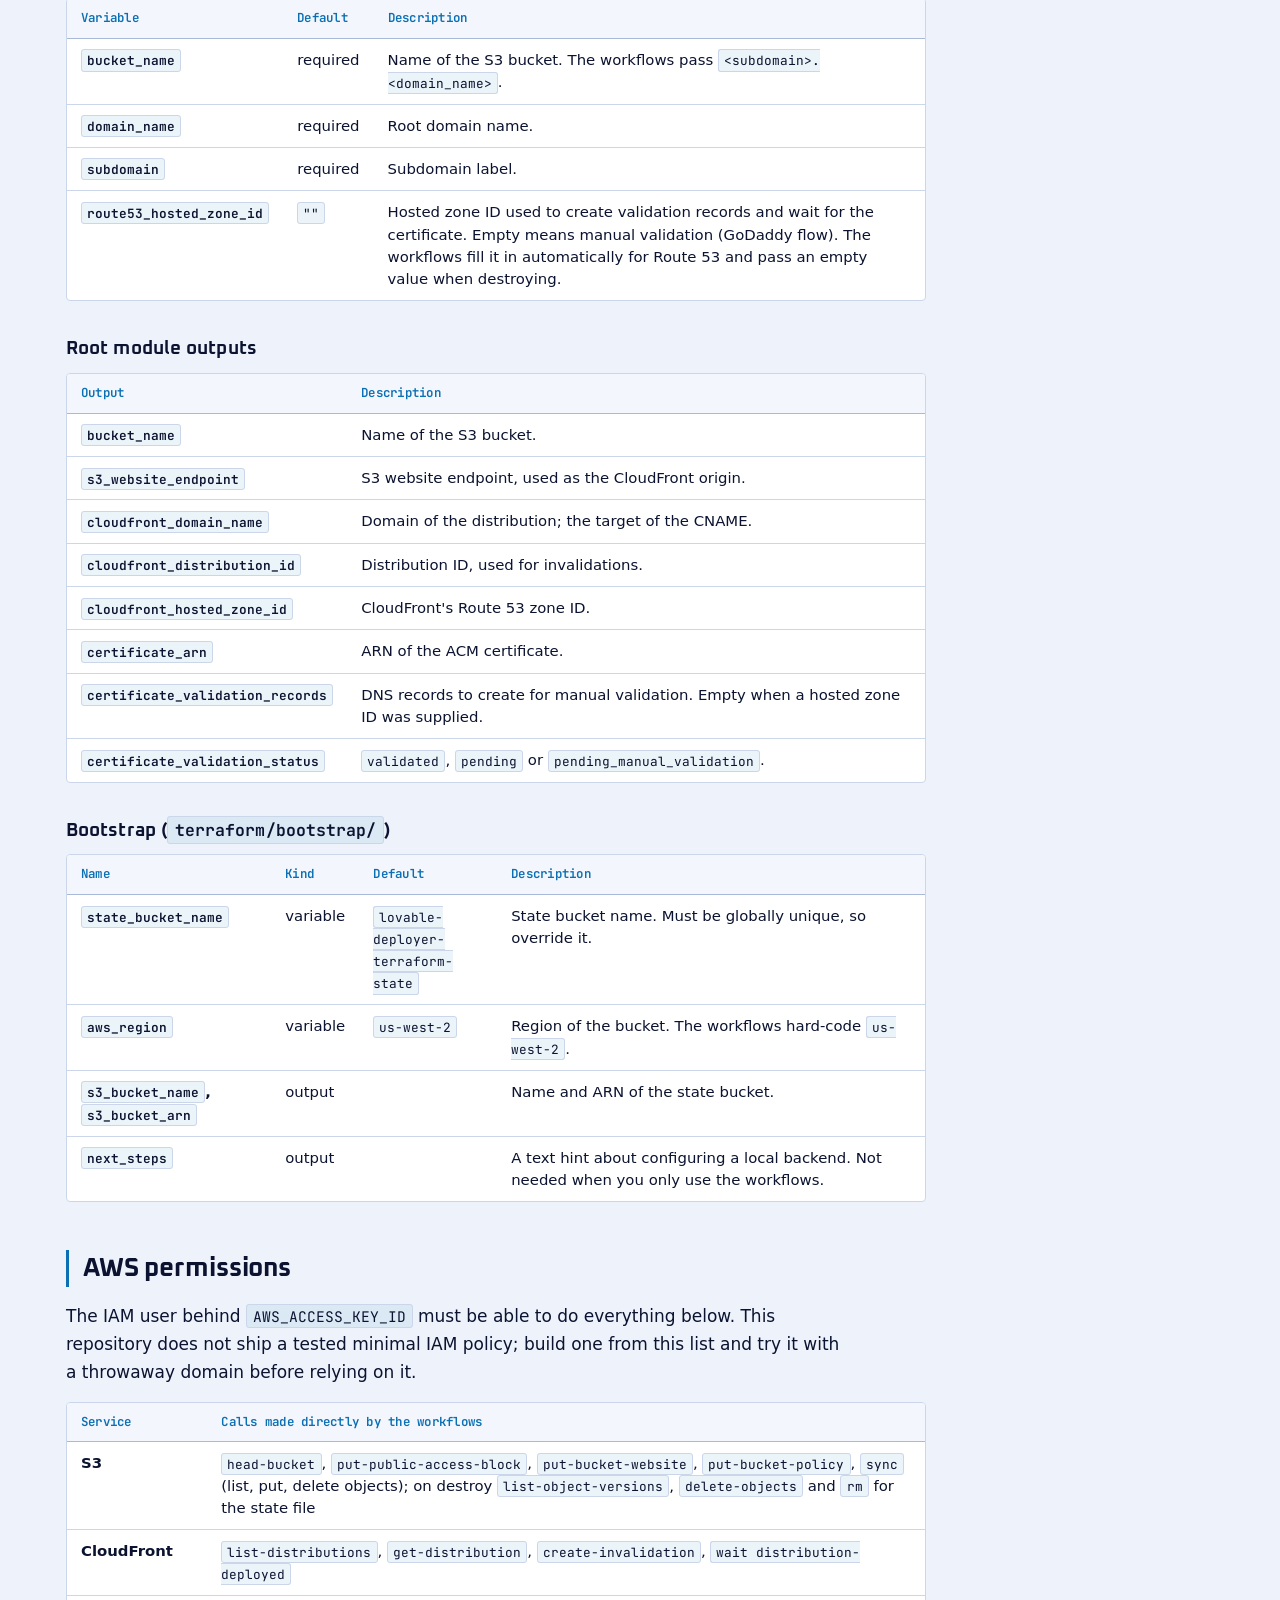
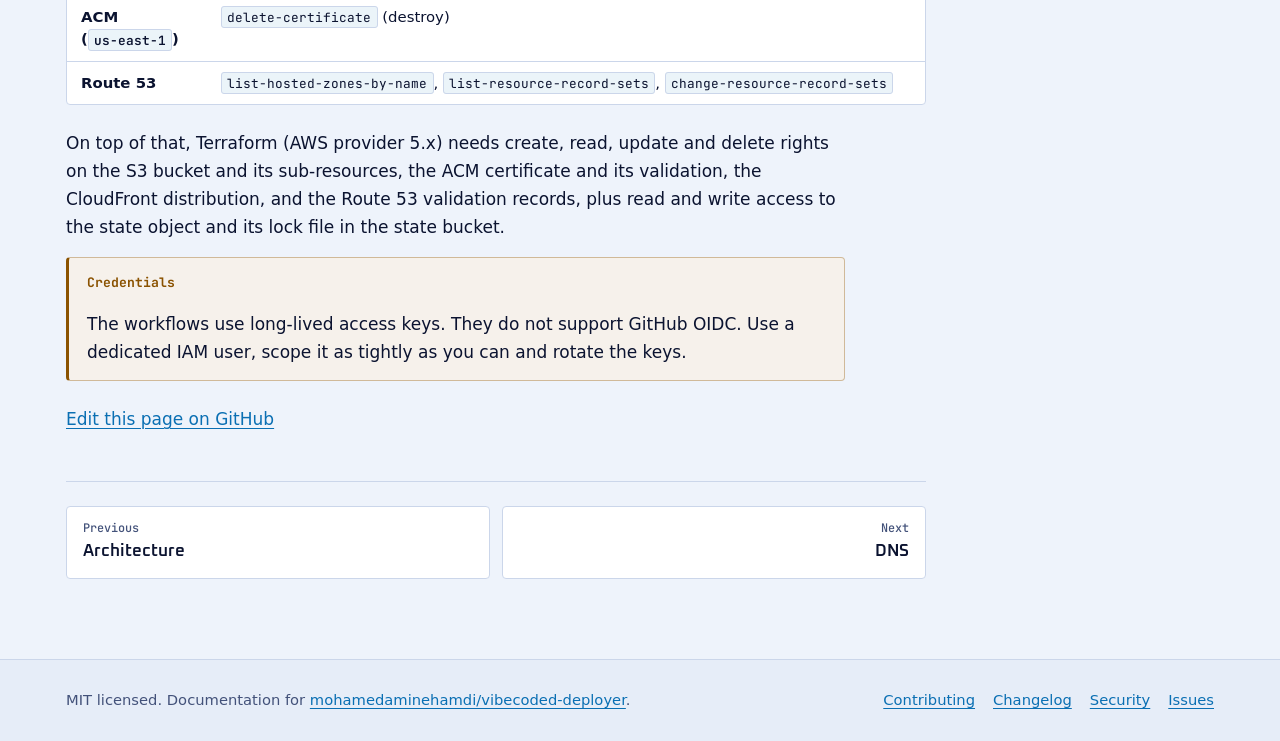
<file: docs/reference.html>
<!doctype html>
<html lang="en">
<head>
  <meta charset="utf-8">
  <meta name="viewport" content="width=device-width, initial-scale=1">
  <title>Reference · vibecoded-deployer</title>
  <meta name="description" content="Workflow inputs, repository secrets, Terraform variables and outputs, fixed values and AWS permissions.">
  <meta name="color-scheme" content="light dark">
  <link rel="icon" href="assets/favicon.svg" type="image/svg+xml">
  <script>(function(){var d=document.documentElement,s=function(k){try{return localStorage.getItem(k)}catch(e){return null}};d.classList.add("js");var t=s("ld-theme");if(t==="light"||t==="dark")d.setAttribute("data-theme",t);var m=s("ld-motion"),r=window.matchMedia&&matchMedia("(prefers-reduced-motion: reduce)").matches;d.setAttribute("data-motion",m==="off"||(m!=="on"&&r)?"off":"on")})();</script>
  <link rel="stylesheet" href="assets/site.css">
</head>
<body>
  <a class="skip-link" href="#main">Skip to content</a>
  <header class="site-header">
    <div class="container header-inner">
      <a class="brand" href="index.html"><svg viewBox="0 0 32 32" aria-hidden="true" focusable="false"><rect width="32" height="32" rx="8" fill="var(--accent)"/><path d="M16 21V10m0 0-5 5m5-5 5 5M9.5 25h13" fill="none" stroke="var(--accent-contrast)" stroke-width="2.6" stroke-linecap="round" stroke-linejoin="round"/></svg><span>vibecoded-deployer</span></a>
      <nav class="site-nav" id="site-nav" aria-label="Primary">
          <a href="quickstart.html">Quickstart</a>
          <a href="architecture.html">Architecture</a>
          <a href="reference.html" aria-current="page">Reference</a>
          <a href="dns.html">DNS</a>
          <a href="teardown.html">Teardown</a>
          <a href="troubleshooting.html">Troubleshooting</a>
          <a class="nav-gh" href="https://github.com/mohamedaminehamdi/vibecoded-deployer">GitHub</a>
      </nav>
      <div class="header-actions">
        <button class="icon-btn motion-btn" type="button" data-motion-toggle aria-label="Animations" aria-pressed="true" title="Pause animations" hidden><svg class="pause" viewBox="0 0 24 24" aria-hidden="true" focusable="false"><path d="M8 5v14M16 5v14"/></svg><svg class="play" viewBox="0 0 24 24" aria-hidden="true" focusable="false"><path d="M7 5l12 7-12 7z"/></svg></button><button class="icon-btn theme-btn" type="button" data-theme-toggle aria-label="Dark mode" aria-pressed="false"><svg class="sun" viewBox="0 0 24 24" aria-hidden="true" focusable="false"><circle cx="12" cy="12" r="4"/><path d="M12 2v2M12 20v2M4.9 4.9l1.4 1.4M17.7 17.7l1.4 1.4M2 12h2M20 12h2M4.9 19.1l1.4-1.4M17.7 6.3l1.4-1.4"/></svg><svg class="moon" viewBox="0 0 24 24" aria-hidden="true" focusable="false"><path d="M21 12.8A9 9 0 1 1 11.2 3a7 7 0 0 0 9.8 9.8z"/></svg></button>
        <a class="icon-btn gh-btn" href="https://github.com/mohamedaminehamdi/vibecoded-deployer" aria-label="vibecoded-deployer on GitHub"><svg class="filled" viewBox="0 0 16 16" aria-hidden="true" focusable="false"><path d="M8 0C3.58 0 0 3.58 0 8c0 3.54 2.29 6.53 5.47 7.59.4.07.55-.17.55-.38 0-.19-.01-.82-.01-1.49-2.01.37-2.53-.49-2.69-.94-.09-.23-.48-.94-.82-1.13-.28-.15-.68-.52-.01-.53.63-.01 1.08.58 1.23.82.72 1.21 1.87.87 2.33.66.07-.52.28-.87.51-1.07-1.78-.2-3.64-.89-3.64-3.95 0-.87.31-1.59.82-2.15-.08-.2-.36-1.02.08-2.12 0 0 .67-.21 2.2.82.64-.18 1.32-.27 2-.27.68 0 1.36.09 2 .27 1.53-1.04 2.2-.82 2.2-.82.44 1.1.16 1.92.08 2.12.51.56.82 1.27.82 2.15 0 3.07-1.87 3.75-3.65 3.95.29.25.54.73.54 1.48 0 1.07-.01 1.93-.01 2.2 0 .21.15.46.55.38A8.01 8.01 0 0 0 16 8c0-4.42-3.58-8-8-8z"/></svg></a>
        <button class="icon-btn menu-btn" type="button" data-menu-toggle aria-expanded="false" aria-controls="site-nav" aria-label="Menu"><svg viewBox="0 0 24 24" aria-hidden="true" focusable="false"><path d="M4 7h16M4 12h16M4 17h16"/></svg></button>
      </div>
    </div>
  </header>
  <main id="main">
    <div class="container doc">
      <div class="toc-col"><nav class="toc" aria-labelledby="toc-title"><p class="toc-title" id="toc-title">On this page</p><ul>
<li><a href="#deploy-inputs">Deploy workflow inputs</a></li>
<li><a href="#destroy-inputs">Destroy workflow inputs</a></li>
<li><a href="#secrets">Repository secrets</a></li>
<li><a href="#fixed-values">Values that are fixed in the code</a></li>
<li><a href="#terraform">Terraform variables and outputs</a></li>
<li><a href="#permissions">AWS permissions</a></li>
</ul></nav></div>
      <article class="doc-main">
        <h1>Reference</h1>
        <p class="page-lede">Every input, secret and hard-coded value, taken from the workflows and Terraform in the repository.</p>
        <h2 id="deploy-inputs">Deploy workflow inputs<a class="anchor" href="#deploy-inputs" aria-label="Link to this section">#</a></h2>
        <p>Workflow <strong>Deploy Lovable Website</strong> (<code>.github/workflows/deploy-lovable-website.yml</code>), trigger <code>workflow_dispatch</code>.</p>
        <div class="table-wrap" tabindex="0" role="region" aria-label="Deploy workflow inputs (scrolls horizontally if needed)"><table>
          <caption class="sr-only">Deploy workflow inputs</caption>
          <thead><tr><th scope="col">Input</th><th scope="col">Type</th><th scope="col">Required</th><th scope="col">Default</th><th scope="col">Description</th></tr></thead>
          <tbody>
            <tr><th scope="row"><code>repo_name</code></th><td>string</td><td>yes</td><td></td><td>Name of the Lovable repository, without the owner. Checked out from <code>&lt;owner of this repo&gt;/&lt;repo_name&gt;</code> at its default branch. Also names the Terraform state key <code>projects/&lt;repo_name&gt;/terraform.tfstate</code>.</td></tr>
            <tr><th scope="row"><code>domain_name</code></th><td>string</td><td>yes</td><td></td><td>Root domain, for example <code>example.com</code>. For Route 53 it must exactly match the name of a hosted zone in your AWS account.</td></tr>
            <tr><th scope="row"><code>subdomain</code></th><td>string</td><td>yes</td><td></td><td>Label to publish on. The site is served at <code>&lt;subdomain&gt;.&lt;domain_name&gt;</code>; the same string is the S3 bucket name and the certificate name. Apex domains are not supported.</td></tr>
            <tr><th scope="row"><code>dns_provider</code></th><td>choice</td><td>yes</td><td>none</td><td><code>godaddy</code> or <code>route53</code>. The form lists <code>godaddy</code> first, so double-check your selection.</td></tr>
            <tr><th scope="row"><code>force_infrastructure</code></th><td>boolean</td><td>no</td><td><code>false</code></td><td>Run the Terraform and DNS steps even when the bucket and the CloudFront distribution already exist. Terraform applies whatever differs from its state; nothing is recreated unless Terraform decides to.</td></tr>
          </tbody>
        </table></div>

        <h2 id="destroy-inputs">Destroy workflow inputs<a class="anchor" href="#destroy-inputs" aria-label="Link to this section">#</a></h2>
        <p>Workflow <strong>Destroy Lovable Website</strong> (<code>.github/workflows/destroy-lovable-website.yml</code>), trigger <code>workflow_dispatch</code>.</p>
        <div class="table-wrap" tabindex="0" role="region" aria-label="Destroy workflow inputs (scrolls horizontally if needed)"><table>
          <caption class="sr-only">Destroy workflow inputs</caption>
          <thead><tr><th scope="col">Input</th><th scope="col">Type</th><th scope="col">Required</th><th scope="col">Description</th></tr></thead>
          <tbody>
            <tr><th scope="row"><code>repo_name</code></th><td>string</td><td>yes</td><td>The <code>repo_name</code> used at deploy time. Selects the Terraform state to destroy.</td></tr>
            <tr><th scope="row"><code>domain_name</code></th><td>string</td><td>yes</td><td>Root domain, as used at deploy time.</td></tr>
            <tr><th scope="row"><code>subdomain</code></th><td>string</td><td>yes</td><td>Subdomain, as used at deploy time.</td></tr>
            <tr><th scope="row"><code>confirm_destroy</code></th><td>string</td><td>yes</td><td>Must be exactly <code>DESTROY</code> (case sensitive). With any other value the job is skipped.</td></tr>
          </tbody>
        </table></div>

        <h2 id="secrets">Repository secrets<a class="anchor" href="#secrets" aria-label="Link to this section">#</a></h2>
        <p>Add them under <strong>Settings, Secrets and variables, Actions, Repository secrets</strong>.</p>
        <div class="table-wrap" tabindex="0" role="region" aria-label="Repository secrets (scrolls horizontally if needed)"><table>
          <caption class="sr-only">Repository secrets</caption>
          <thead><tr><th scope="col">Secret</th><th scope="col">Required</th><th scope="col">Used by</th><th scope="col">Description</th></tr></thead>
          <tbody>
            <tr><th scope="row"><code>AWS_ACCESS_KEY_ID</code></th><td>always</td><td>deploy, destroy</td><td>Access key ID of the IAM user the workflows run as.</td></tr>
            <tr><th scope="row"><code>AWS_SECRET_ACCESS_KEY</code></th><td>always</td><td>deploy, destroy</td><td>Matching secret access key.</td></tr>
            <tr><th scope="row"><code>GODADDY_API_KEY</code></th><td>when <code>dns_provider</code> is <code>godaddy</code></td><td>deploy; destroy (optional)</td><td>GoDaddy API key. In the destroy workflow, if this secret is set the workflow also tries to delete the GoDaddy CNAME.</td></tr>
            <tr><th scope="row"><code>GODADDY_API_SECRET</code></th><td>when <code>dns_provider</code> is <code>godaddy</code></td><td>deploy, destroy</td><td>GoDaddy API secret.</td></tr>
            <tr><th scope="row"><code>ACCESS_GITHUB_TOKEN</code></th><td>only for Lovable repos the default token cannot read</td><td>deploy</td><td>Personal access token with read access to the Lovable repository contents. If unset, the built-in <code>github.token</code> is used.</td></tr>
            <tr><th scope="row"><code>TERRAFORM_STATE_BUCKET</code></th><td>only if your state bucket is not named <code>lovable-deployer-terraform-state</code></td><td>deploy, destroy</td><td>Name of the S3 bucket created by the bootstrap.</td></tr>
          </tbody>
        </table></div>

        <h2 id="fixed-values">Values that are fixed in the code<a class="anchor" href="#fixed-values" aria-label="Link to this section">#</a></h2>
        <p>These are hard-coded. Changing them means editing the workflows and Terraform.</p>
        <div class="table-wrap" tabindex="0" role="region" aria-label="Hard-coded values (scrolls horizontally if needed)"><table>
          <caption class="sr-only">Hard-coded values</caption>
          <thead><tr><th scope="col">Value</th><th scope="col">Where</th></tr></thead>
          <tbody>
            <tr><td>AWS region <code>us-west-2</code> for the S3 bucket, the Terraform backend and all AWS CLI calls</td><td>both workflows, <code>terraform/main.tf</code>, <code>terraform/bootstrap/variables.tf</code></td></tr>
            <tr><td>AWS region <code>us-east-1</code> for the ACM certificate (a CloudFront requirement)</td><td><code>terraform/main.tf</code></td></tr>
            <tr><td>Node.js 18 for the build</td><td>deploy workflow</td></tr>
            <tr><td>Terraform: the latest release, installed by <code>hashicorp/setup-terraform</code></td><td>both workflows</td></tr>
            <tr><td>AWS provider <code>~&gt; 5.0</code></td><td><code>terraform/main.tf</code>, <code>terraform/bootstrap/main.tf</code>, <code>terraform/modules/acm/versions.tf</code></td></tr>
            <tr><td>CNAME record TTL 600 seconds; certificate validation record TTL 60 seconds</td><td>deploy workflow, <code>terraform/modules/acm/main.tf</code></td></tr>
            <tr><td>CloudFront: IPv6 on, SNI-only, minimum TLS <code>TLSv1.2_2021</code>, redirect to HTTPS, compression on, TTL min 0 / default 3600 / max 86400 seconds, no query strings or cookies forwarded</td><td><code>terraform/modules/cloudfront/main.tf</code></td></tr>
            <tr><td>Cache invalidation path <code>/*</code> after every deploy</td><td>deploy workflow</td></tr>
            <tr><td>Build output directory search order: <code>out</code>, <code>build</code>, <code>dist</code></td><td>deploy workflow</td></tr>
          </tbody>
        </table></div>

        <h2 id="terraform">Terraform variables and outputs<a class="anchor" href="#terraform" aria-label="Link to this section">#</a></h2>
        <p>The workflows pass the variables with <code>-var</code> flags. You only need these if you run Terraform yourself.</p>
        <h3 id="tf-variables">Root module (<code>terraform/</code>) variables<a class="anchor" href="#tf-variables" aria-label="Link to this section">#</a></h3>
        <div class="table-wrap" tabindex="0" role="region" aria-label="Root module variables (scrolls horizontally if needed)"><table>
          <caption class="sr-only">Root module variables</caption>
          <thead><tr><th scope="col">Variable</th><th scope="col">Default</th><th scope="col">Description</th></tr></thead>
          <tbody>
            <tr><th scope="row"><code>bucket_name</code></th><td>required</td><td>Name of the S3 bucket. The workflows pass <code>&lt;subdomain&gt;.&lt;domain_name&gt;</code>.</td></tr>
            <tr><th scope="row"><code>domain_name</code></th><td>required</td><td>Root domain name.</td></tr>
            <tr><th scope="row"><code>subdomain</code></th><td>required</td><td>Subdomain label.</td></tr>
            <tr><th scope="row"><code>route53_hosted_zone_id</code></th><td><code>""</code></td><td>Hosted zone ID used to create validation records and wait for the certificate. Empty means manual validation (GoDaddy flow). The workflows fill it in automatically for Route 53 and pass an empty value when destroying.</td></tr>
          </tbody>
        </table></div>
        <h3 id="tf-outputs">Root module outputs<a class="anchor" href="#tf-outputs" aria-label="Link to this section">#</a></h3>
        <div class="table-wrap" tabindex="0" role="region" aria-label="Root module outputs (scrolls horizontally if needed)"><table>
          <caption class="sr-only">Root module outputs</caption>
          <thead><tr><th scope="col">Output</th><th scope="col">Description</th></tr></thead>
          <tbody>
            <tr><th scope="row"><code>bucket_name</code></th><td>Name of the S3 bucket.</td></tr>
            <tr><th scope="row"><code>s3_website_endpoint</code></th><td>S3 website endpoint, used as the CloudFront origin.</td></tr>
            <tr><th scope="row"><code>cloudfront_domain_name</code></th><td>Domain of the distribution; the target of the CNAME.</td></tr>
            <tr><th scope="row"><code>cloudfront_distribution_id</code></th><td>Distribution ID, used for invalidations.</td></tr>
            <tr><th scope="row"><code>cloudfront_hosted_zone_id</code></th><td>CloudFront's Route 53 zone ID.</td></tr>
            <tr><th scope="row"><code>certificate_arn</code></th><td>ARN of the ACM certificate.</td></tr>
            <tr><th scope="row"><code>certificate_validation_records</code></th><td>DNS records to create for manual validation. Empty when a hosted zone ID was supplied.</td></tr>
            <tr><th scope="row"><code>certificate_validation_status</code></th><td><code>validated</code>, <code>pending</code> or <code>pending_manual_validation</code>.</td></tr>
          </tbody>
        </table></div>
        <h3 id="tf-bootstrap">Bootstrap (<code>terraform/bootstrap/</code>)<a class="anchor" href="#tf-bootstrap" aria-label="Link to this section">#</a></h3>
        <div class="table-wrap" tabindex="0" role="region" aria-label="Bootstrap variables and outputs (scrolls horizontally if needed)"><table>
          <caption class="sr-only">Bootstrap variables and outputs</caption>
          <thead><tr><th scope="col">Name</th><th scope="col">Kind</th><th scope="col">Default</th><th scope="col">Description</th></tr></thead>
          <tbody>
            <tr><th scope="row"><code>state_bucket_name</code></th><td>variable</td><td><code>lovable-deployer-terraform-state</code></td><td>State bucket name. Must be globally unique, so override it.</td></tr>
            <tr><th scope="row"><code>aws_region</code></th><td>variable</td><td><code>us-west-2</code></td><td>Region of the bucket. The workflows hard-code <code>us-west-2</code>.</td></tr>
            <tr><th scope="row"><code>s3_bucket_name</code>, <code>s3_bucket_arn</code></th><td>output</td><td></td><td>Name and ARN of the state bucket.</td></tr>
            <tr><th scope="row"><code>next_steps</code></th><td>output</td><td></td><td>A text hint about configuring a local backend. Not needed when you only use the workflows.</td></tr>
          </tbody>
        </table></div>

        <h2 id="permissions">AWS permissions<a class="anchor" href="#permissions" aria-label="Link to this section">#</a></h2>
        <p>The IAM user behind <code>AWS_ACCESS_KEY_ID</code> must be able to do everything below. This repository does not ship a tested minimal IAM policy; build one from this list and try it with a throwaway domain before relying on it.</p>
        <div class="table-wrap" tabindex="0" role="region" aria-label="AWS calls made by the workflows (scrolls horizontally if needed)"><table>
          <caption class="sr-only">AWS calls made by the workflows</caption>
          <thead><tr><th scope="col">Service</th><th scope="col">Calls made directly by the workflows</th></tr></thead>
          <tbody>
            <tr><th scope="row">S3</th><td><code>head-bucket</code>, <code>put-public-access-block</code>, <code>put-bucket-website</code>, <code>put-bucket-policy</code>, <code>sync</code> (list, put, delete objects); on destroy <code>list-object-versions</code>, <code>delete-objects</code> and <code>rm</code> for the state file</td></tr>
            <tr><th scope="row">CloudFront</th><td><code>list-distributions</code>, <code>get-distribution</code>, <code>create-invalidation</code>, <code>wait distribution-deployed</code></td></tr>
            <tr><th scope="row">ACM (<code>us-east-1</code>)</th><td><code>delete-certificate</code> (destroy)</td></tr>
            <tr><th scope="row">Route 53</th><td><code>list-hosted-zones-by-name</code>, <code>list-resource-record-sets</code>, <code>change-resource-record-sets</code></td></tr>
          </tbody>
        </table></div>
        <p>On top of that, Terraform (AWS provider 5.x) needs create, read, update and delete rights on the S3 bucket and its sub-resources, the ACM certificate and its validation, the CloudFront distribution, and the Route 53 validation records, plus read and write access to the state object and its lock file in the state bucket.</p>
        <div class="callout warn">
          <p class="callout-title">Credentials</p>
          <p>The workflows use long-lived access keys. They do not support GitHub OIDC. Use a dedicated IAM user, scope it as tightly as you can and rotate the keys.</p>
        </div>

        <p><a href="https://github.com/mohamedaminehamdi/vibecoded-deployer/edit/main/docs/reference.html">Edit this page on GitHub</a></p>
        <nav class="pager" aria-label="Pages"><a class="prev" href="architecture.html"><small>Previous</small>Architecture</a><a class="next" href="dns.html"><small>Next</small>DNS</a></nav>
      </article>
    </div>
  </main>
  <footer class="site-footer">
    <div class="container footer-inner">
      <p>MIT licensed. Documentation for <a href="https://github.com/mohamedaminehamdi/vibecoded-deployer">mohamedaminehamdi/vibecoded-deployer</a>.</p>
      <ul>
        <li><a href="https://github.com/mohamedaminehamdi/vibecoded-deployer/blob/main/CONTRIBUTING.md">Contributing</a></li>
        <li><a href="https://github.com/mohamedaminehamdi/vibecoded-deployer/blob/main/CHANGELOG.md">Changelog</a></li>
        <li><a href="https://github.com/mohamedaminehamdi/vibecoded-deployer/blob/main/SECURITY.md">Security</a></li>
        <li><a href="https://github.com/mohamedaminehamdi/vibecoded-deployer/issues">Issues</a></li>
      </ul>
    </div>
  </footer>
  <script src="assets/site.js" defer></script>
</body>
</html>
</file>
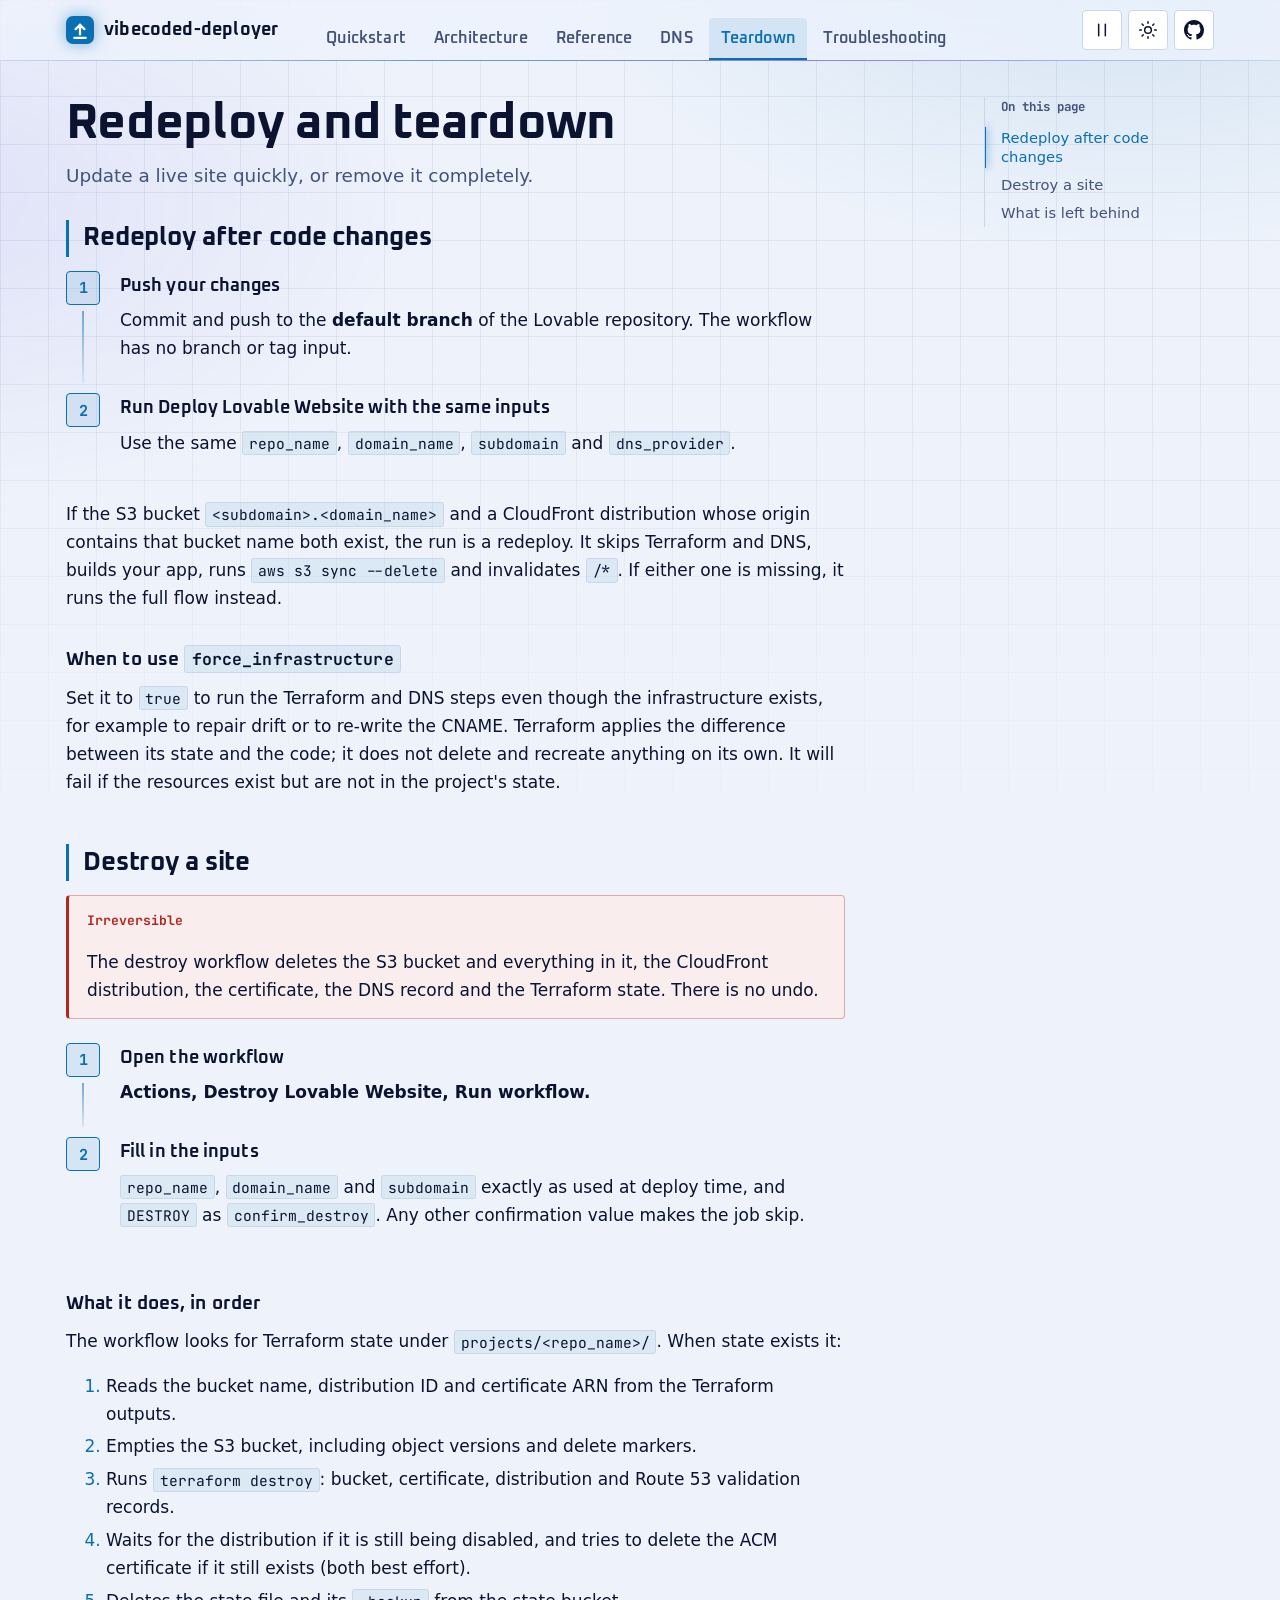
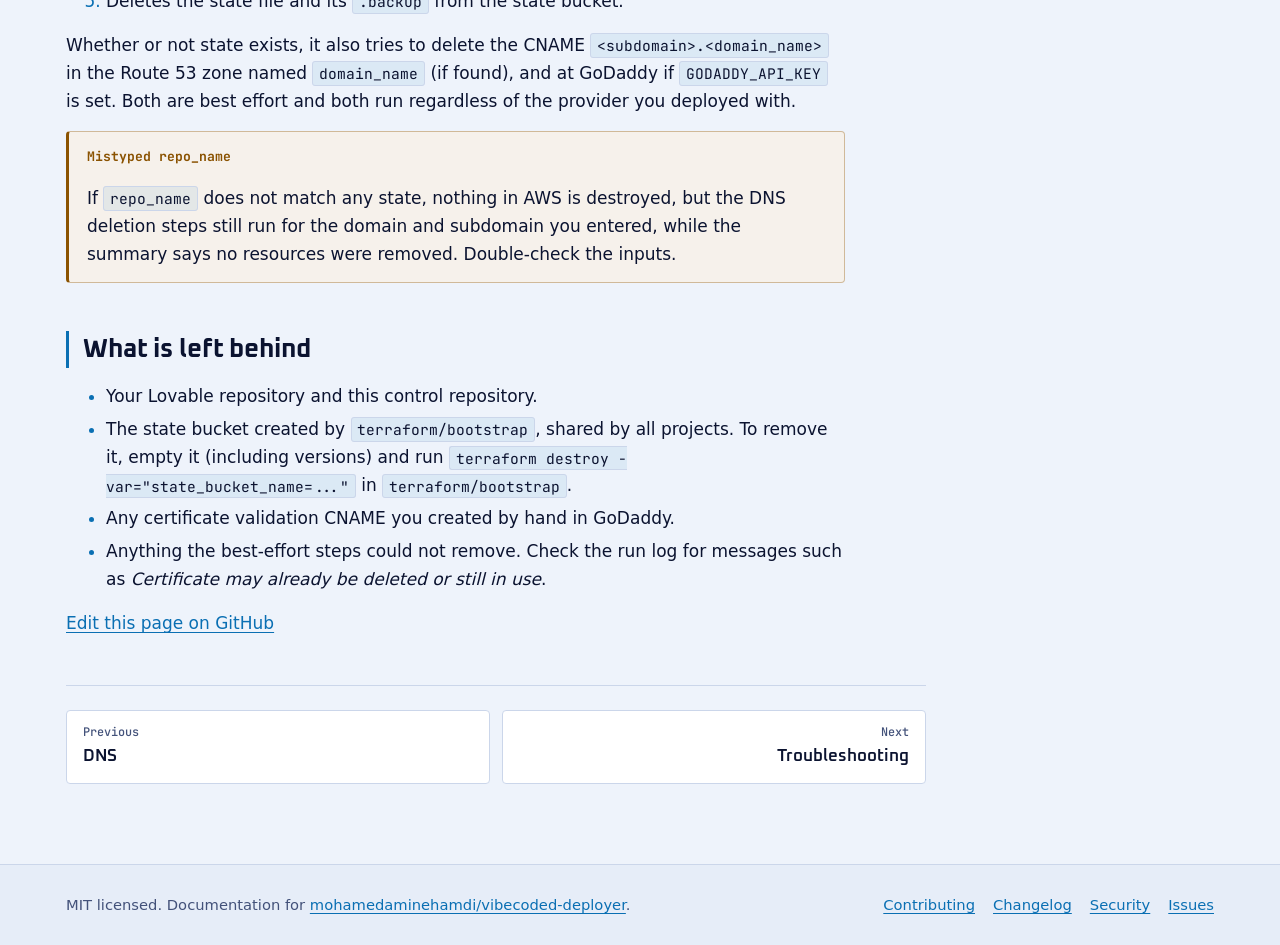
<file: docs/teardown.html>
<!doctype html>
<html lang="en">
<head>
  <meta charset="utf-8">
  <meta name="viewport" content="width=device-width, initial-scale=1">
  <title>Redeploy and teardown · vibecoded-deployer</title>
  <meta name="description" content="Redeploy a site after code changes, or destroy it and everything it created.">
  <meta name="color-scheme" content="light dark">
  <link rel="icon" href="assets/favicon.svg" type="image/svg+xml">
  <script>(function(){var d=document.documentElement,s=function(k){try{return localStorage.getItem(k)}catch(e){return null}};d.classList.add("js");var t=s("ld-theme");if(t==="light"||t==="dark")d.setAttribute("data-theme",t);var m=s("ld-motion"),r=window.matchMedia&&matchMedia("(prefers-reduced-motion: reduce)").matches;d.setAttribute("data-motion",m==="off"||(m!=="on"&&r)?"off":"on")})();</script>
  <link rel="stylesheet" href="assets/site.css">
</head>
<body>
  <a class="skip-link" href="#main">Skip to content</a>
  <header class="site-header">
    <div class="container header-inner">
      <a class="brand" href="index.html"><svg viewBox="0 0 32 32" aria-hidden="true" focusable="false"><rect width="32" height="32" rx="8" fill="var(--accent)"/><path d="M16 21V10m0 0-5 5m5-5 5 5M9.5 25h13" fill="none" stroke="var(--accent-contrast)" stroke-width="2.6" stroke-linecap="round" stroke-linejoin="round"/></svg><span>vibecoded-deployer</span></a>
      <nav class="site-nav" id="site-nav" aria-label="Primary">
          <a href="quickstart.html">Quickstart</a>
          <a href="architecture.html">Architecture</a>
          <a href="reference.html">Reference</a>
          <a href="dns.html">DNS</a>
          <a href="teardown.html" aria-current="page">Teardown</a>
          <a href="troubleshooting.html">Troubleshooting</a>
          <a class="nav-gh" href="https://github.com/mohamedaminehamdi/vibecoded-deployer">GitHub</a>
      </nav>
      <div class="header-actions">
        <button class="icon-btn motion-btn" type="button" data-motion-toggle aria-label="Animations" aria-pressed="true" title="Pause animations" hidden><svg class="pause" viewBox="0 0 24 24" aria-hidden="true" focusable="false"><path d="M8 5v14M16 5v14"/></svg><svg class="play" viewBox="0 0 24 24" aria-hidden="true" focusable="false"><path d="M7 5l12 7-12 7z"/></svg></button><button class="icon-btn theme-btn" type="button" data-theme-toggle aria-label="Dark mode" aria-pressed="false"><svg class="sun" viewBox="0 0 24 24" aria-hidden="true" focusable="false"><circle cx="12" cy="12" r="4"/><path d="M12 2v2M12 20v2M4.9 4.9l1.4 1.4M17.7 17.7l1.4 1.4M2 12h2M20 12h2M4.9 19.1l1.4-1.4M17.7 6.3l1.4-1.4"/></svg><svg class="moon" viewBox="0 0 24 24" aria-hidden="true" focusable="false"><path d="M21 12.8A9 9 0 1 1 11.2 3a7 7 0 0 0 9.8 9.8z"/></svg></button>
        <a class="icon-btn gh-btn" href="https://github.com/mohamedaminehamdi/vibecoded-deployer" aria-label="vibecoded-deployer on GitHub"><svg class="filled" viewBox="0 0 16 16" aria-hidden="true" focusable="false"><path d="M8 0C3.58 0 0 3.58 0 8c0 3.54 2.29 6.53 5.47 7.59.4.07.55-.17.55-.38 0-.19-.01-.82-.01-1.49-2.01.37-2.53-.49-2.69-.94-.09-.23-.48-.94-.82-1.13-.28-.15-.68-.52-.01-.53.63-.01 1.08.58 1.23.82.72 1.21 1.87.87 2.33.66.07-.52.28-.87.51-1.07-1.78-.2-3.64-.89-3.64-3.95 0-.87.31-1.59.82-2.15-.08-.2-.36-1.02.08-2.12 0 0 .67-.21 2.2.82.64-.18 1.32-.27 2-.27.68 0 1.36.09 2 .27 1.53-1.04 2.2-.82 2.2-.82.44 1.1.16 1.92.08 2.12.51.56.82 1.27.82 2.15 0 3.07-1.87 3.75-3.65 3.95.29.25.54.73.54 1.48 0 1.07-.01 1.93-.01 2.2 0 .21.15.46.55.38A8.01 8.01 0 0 0 16 8c0-4.42-3.58-8-8-8z"/></svg></a>
        <button class="icon-btn menu-btn" type="button" data-menu-toggle aria-expanded="false" aria-controls="site-nav" aria-label="Menu"><svg viewBox="0 0 24 24" aria-hidden="true" focusable="false"><path d="M4 7h16M4 12h16M4 17h16"/></svg></button>
      </div>
    </div>
  </header>
  <main id="main">
    <div class="container doc">
      <div class="toc-col"><nav class="toc" aria-labelledby="toc-title"><p class="toc-title" id="toc-title">On this page</p><ul>
<li><a href="#redeploy">Redeploy after code changes</a></li>
<li><a href="#destroy">Destroy a site</a></li>
<li><a href="#left-behind">What is left behind</a></li>
</ul></nav></div>
      <article class="doc-main">
        <h1>Redeploy and teardown</h1>
        <p class="page-lede">Update a live site quickly, or remove it completely.</p>
        <h2 id="redeploy">Redeploy after code changes<a class="anchor" href="#redeploy" aria-label="Link to this section">#</a></h2>
        <ol class="steps">
          <li>
            <h3>Push your changes</h3>
            <p>Commit and push to the <strong>default branch</strong> of the Lovable repository. The workflow has no branch or tag input.</p>
          </li>
          <li>
            <h3>Run Deploy Lovable Website with the same inputs</h3>
            <p>Use the same <code>repo_name</code>, <code>domain_name</code>, <code>subdomain</code> and <code>dns_provider</code>.</p>
          </li>
        </ol>
        <p>If the S3 bucket <code>&lt;subdomain&gt;.&lt;domain_name&gt;</code> and a CloudFront distribution whose origin contains that bucket name both exist, the run is a redeploy. It skips Terraform and DNS, builds your app, runs <code>aws s3 sync --delete</code> and invalidates <code>/*</code>. If either one is missing, it runs the full flow instead.</p>
        <h3 id="force">When to use <code>force_infrastructure</code><a class="anchor" href="#force" aria-label="Link to this section">#</a></h3>
        <p>Set it to <code>true</code> to run the Terraform and DNS steps even though the infrastructure exists, for example to repair drift or to re-write the CNAME. Terraform applies the difference between its state and the code; it does not delete and recreate anything on its own. It will fail if the resources exist but are not in the project's state.</p>

        <h2 id="destroy">Destroy a site<a class="anchor" href="#destroy" aria-label="Link to this section">#</a></h2>
        <div class="callout danger">
          <p class="callout-title">Irreversible</p>
          <p>The destroy workflow deletes the S3 bucket and everything in it, the CloudFront distribution, the certificate, the DNS record and the Terraform state. There is no undo.</p>
        </div>
        <ol class="steps">
          <li>
            <h3>Open the workflow</h3>
            <p><strong>Actions, Destroy Lovable Website, Run workflow.</strong></p>
          </li>
          <li>
            <h3>Fill in the inputs</h3>
            <p><code>repo_name</code>, <code>domain_name</code> and <code>subdomain</code> exactly as used at deploy time, and <code>DESTROY</code> as <code>confirm_destroy</code>. Any other confirmation value makes the job skip.</p>
          </li>
        </ol>

        <h3 id="destroy-order">What it does, in order<a class="anchor" href="#destroy-order" aria-label="Link to this section">#</a></h3>
        <p>The workflow looks for Terraform state under <code>projects/&lt;repo_name&gt;/</code>. When state exists it:</p>
        <ol>
          <li>Reads the bucket name, distribution ID and certificate ARN from the Terraform outputs.</li>
          <li>Empties the S3 bucket, including object versions and delete markers.</li>
          <li>Runs <code>terraform destroy</code>: bucket, certificate, distribution and Route 53 validation records.</li>
          <li>Waits for the distribution if it is still being disabled, and tries to delete the ACM certificate if it still exists (both best effort).</li>
          <li>Deletes the state file and its <code>.backup</code> from the state bucket.</li>
        </ol>
        <p>Whether or not state exists, it also tries to delete the CNAME <code>&lt;subdomain&gt;.&lt;domain_name&gt;</code> in the Route 53 zone named <code>domain_name</code> (if found), and at GoDaddy if <code>GODADDY_API_KEY</code> is set. Both are best effort and both run regardless of the provider you deployed with.</p>
        <div class="callout warn">
          <p class="callout-title">Mistyped repo_name</p>
          <p>If <code>repo_name</code> does not match any state, nothing in AWS is destroyed, but the DNS deletion steps still run for the domain and subdomain you entered, while the summary says no resources were removed. Double-check the inputs.</p>
        </div>

        <h2 id="left-behind">What is left behind<a class="anchor" href="#left-behind" aria-label="Link to this section">#</a></h2>
        <ul>
          <li>Your Lovable repository and this control repository.</li>
          <li>The state bucket created by <code>terraform/bootstrap</code>, shared by all projects. To remove it, empty it (including versions) and run <code>terraform destroy -var="state_bucket_name=..."</code> in <code>terraform/bootstrap</code>.</li>
          <li>Any certificate validation CNAME you created by hand in GoDaddy.</li>
          <li>Anything the best-effort steps could not remove. Check the run log for messages such as <em>Certificate may already be deleted or still in use</em>.</li>
        </ul>

        <p><a href="https://github.com/mohamedaminehamdi/vibecoded-deployer/edit/main/docs/teardown.html">Edit this page on GitHub</a></p>
        <nav class="pager" aria-label="Pages"><a class="prev" href="dns.html"><small>Previous</small>DNS</a><a class="next" href="troubleshooting.html"><small>Next</small>Troubleshooting</a></nav>
      </article>
    </div>
  </main>
  <footer class="site-footer">
    <div class="container footer-inner">
      <p>MIT licensed. Documentation for <a href="https://github.com/mohamedaminehamdi/vibecoded-deployer">mohamedaminehamdi/vibecoded-deployer</a>.</p>
      <ul>
        <li><a href="https://github.com/mohamedaminehamdi/vibecoded-deployer/blob/main/CONTRIBUTING.md">Contributing</a></li>
        <li><a href="https://github.com/mohamedaminehamdi/vibecoded-deployer/blob/main/CHANGELOG.md">Changelog</a></li>
        <li><a href="https://github.com/mohamedaminehamdi/vibecoded-deployer/blob/main/SECURITY.md">Security</a></li>
        <li><a href="https://github.com/mohamedaminehamdi/vibecoded-deployer/issues">Issues</a></li>
      </ul>
    </div>
  </footer>
  <script src="assets/site.js" defer></script>
</body>
</html>
</file>
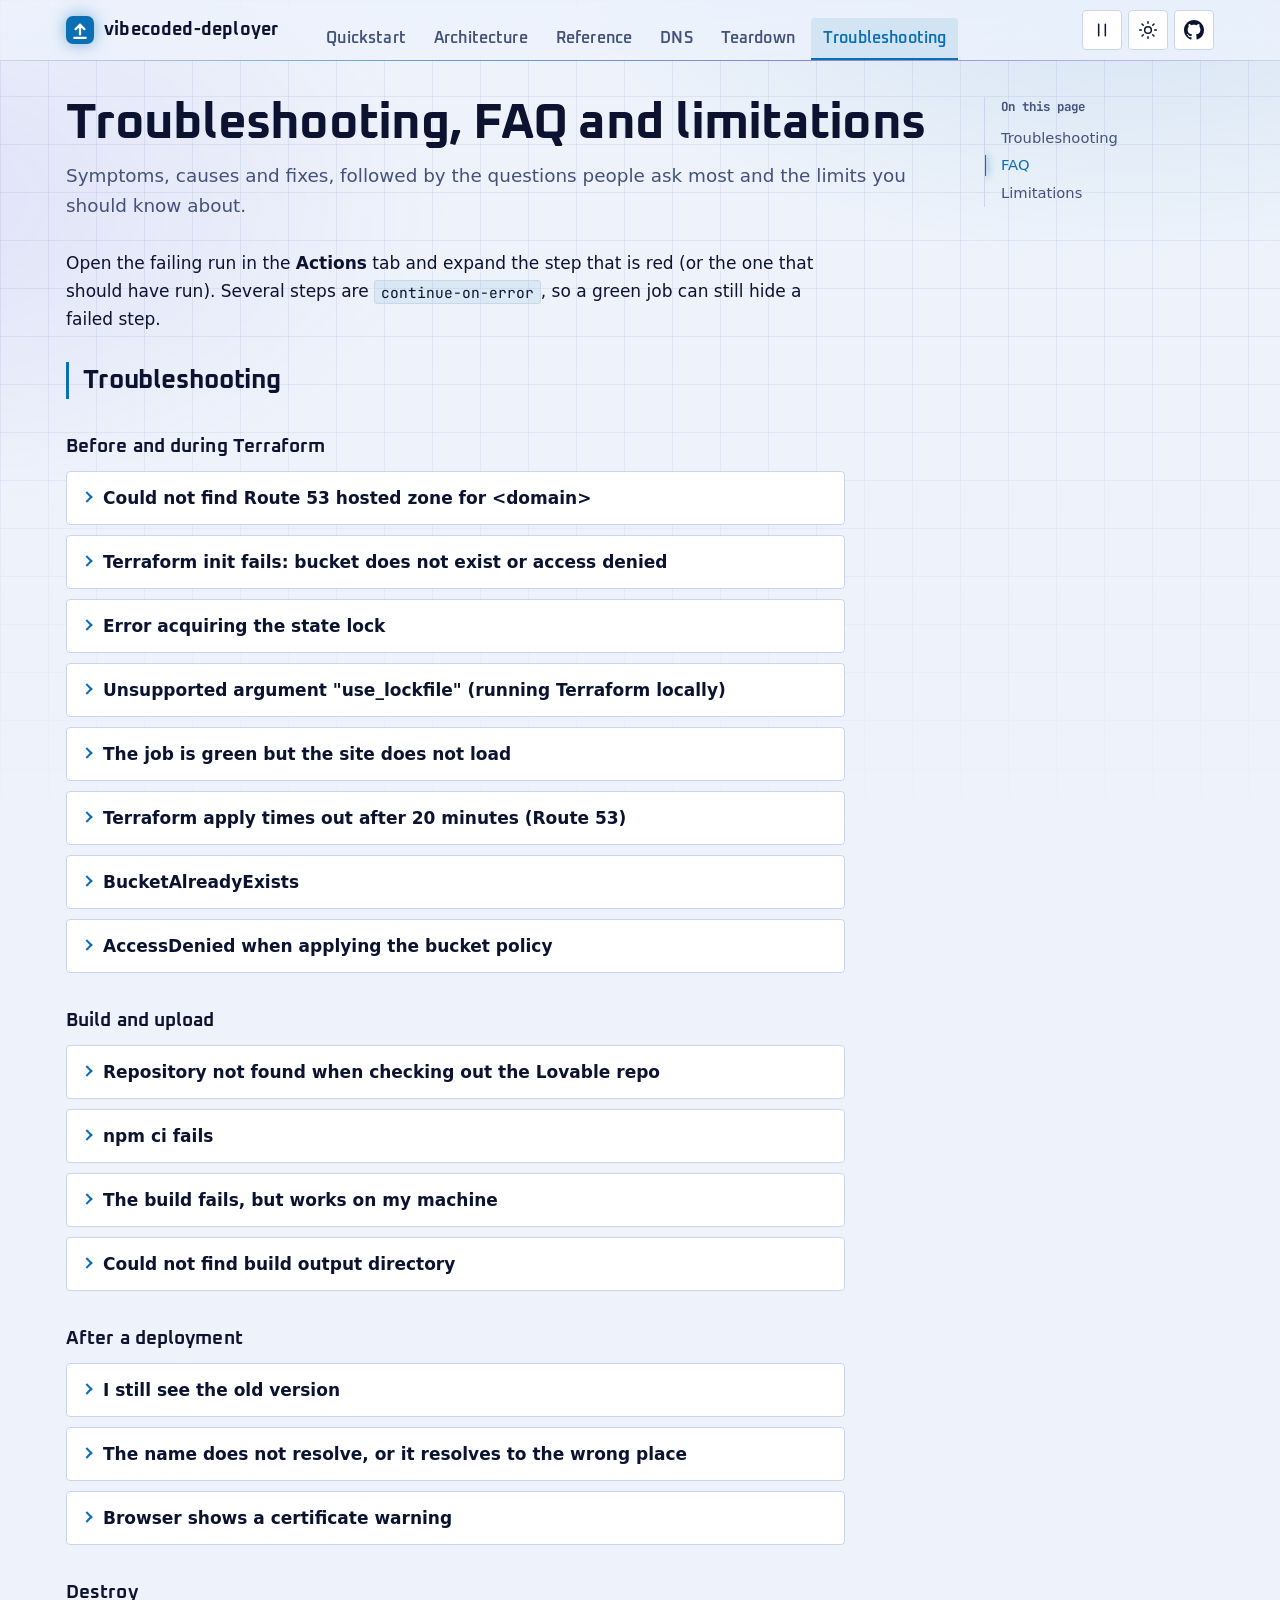
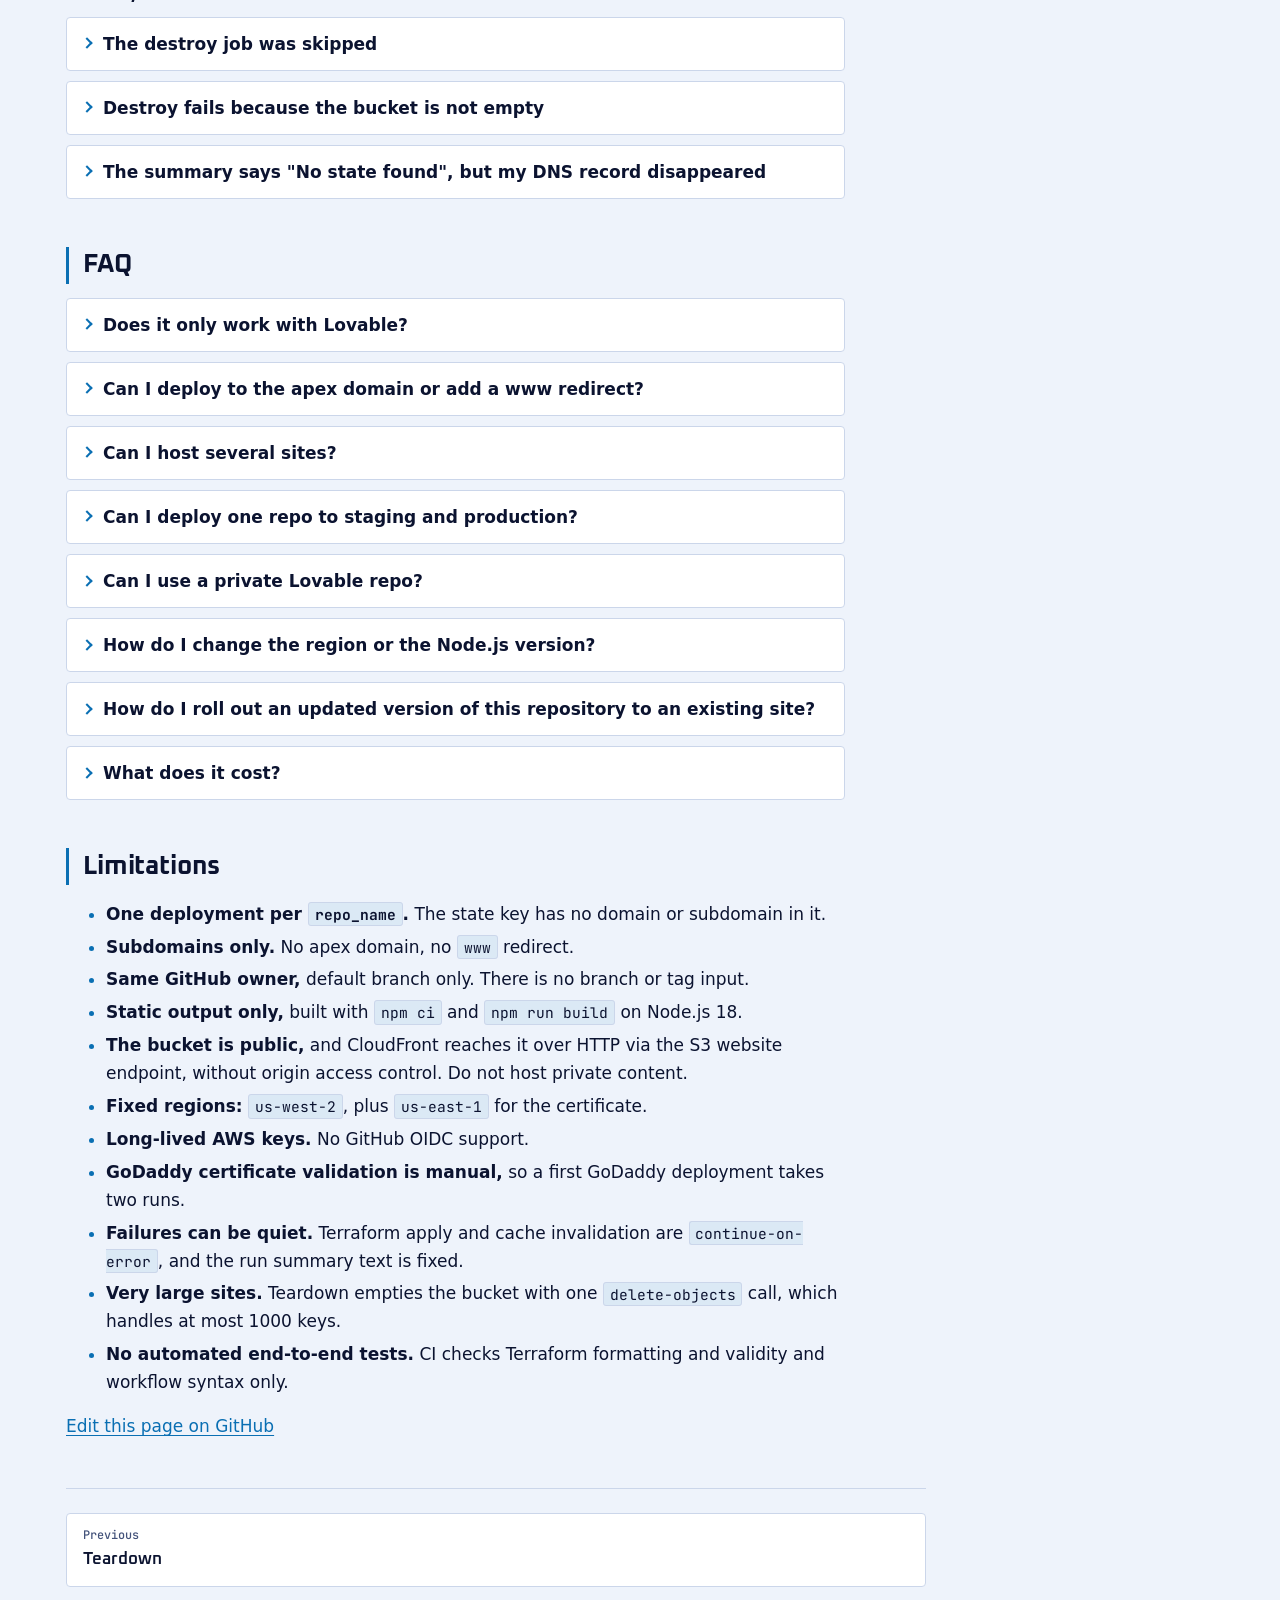
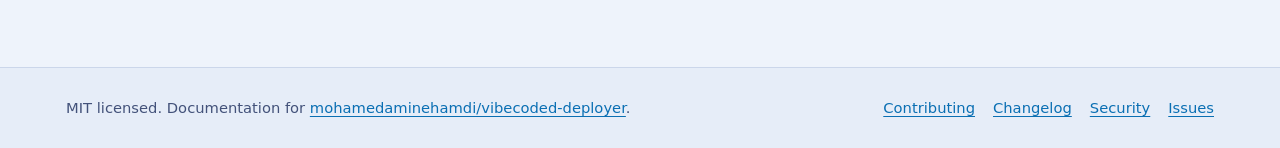
<file: docs/troubleshooting.html>
<!doctype html>
<html lang="en">
<head>
  <meta charset="utf-8">
  <meta name="viewport" content="width=device-width, initial-scale=1">
  <title>Troubleshooting, FAQ and limitations · vibecoded-deployer</title>
  <meta name="description" content="Fixes for common deploy and destroy errors, answers to frequent questions, and the known limitations.">
  <meta name="color-scheme" content="light dark">
  <link rel="icon" href="assets/favicon.svg" type="image/svg+xml">
  <script>(function(){var d=document.documentElement,s=function(k){try{return localStorage.getItem(k)}catch(e){return null}};d.classList.add("js");var t=s("ld-theme");if(t==="light"||t==="dark")d.setAttribute("data-theme",t);var m=s("ld-motion"),r=window.matchMedia&&matchMedia("(prefers-reduced-motion: reduce)").matches;d.setAttribute("data-motion",m==="off"||(m!=="on"&&r)?"off":"on")})();</script>
  <link rel="stylesheet" href="assets/site.css">
</head>
<body>
  <a class="skip-link" href="#main">Skip to content</a>
  <header class="site-header">
    <div class="container header-inner">
      <a class="brand" href="index.html"><svg viewBox="0 0 32 32" aria-hidden="true" focusable="false"><rect width="32" height="32" rx="8" fill="var(--accent)"/><path d="M16 21V10m0 0-5 5m5-5 5 5M9.5 25h13" fill="none" stroke="var(--accent-contrast)" stroke-width="2.6" stroke-linecap="round" stroke-linejoin="round"/></svg><span>vibecoded-deployer</span></a>
      <nav class="site-nav" id="site-nav" aria-label="Primary">
          <a href="quickstart.html">Quickstart</a>
          <a href="architecture.html">Architecture</a>
          <a href="reference.html">Reference</a>
          <a href="dns.html">DNS</a>
          <a href="teardown.html">Teardown</a>
          <a href="troubleshooting.html" aria-current="page">Troubleshooting</a>
          <a class="nav-gh" href="https://github.com/mohamedaminehamdi/vibecoded-deployer">GitHub</a>
      </nav>
      <div class="header-actions">
        <button class="icon-btn motion-btn" type="button" data-motion-toggle aria-label="Animations" aria-pressed="true" title="Pause animations" hidden><svg class="pause" viewBox="0 0 24 24" aria-hidden="true" focusable="false"><path d="M8 5v14M16 5v14"/></svg><svg class="play" viewBox="0 0 24 24" aria-hidden="true" focusable="false"><path d="M7 5l12 7-12 7z"/></svg></button><button class="icon-btn theme-btn" type="button" data-theme-toggle aria-label="Dark mode" aria-pressed="false"><svg class="sun" viewBox="0 0 24 24" aria-hidden="true" focusable="false"><circle cx="12" cy="12" r="4"/><path d="M12 2v2M12 20v2M4.9 4.9l1.4 1.4M17.7 17.7l1.4 1.4M2 12h2M20 12h2M4.9 19.1l1.4-1.4M17.7 6.3l1.4-1.4"/></svg><svg class="moon" viewBox="0 0 24 24" aria-hidden="true" focusable="false"><path d="M21 12.8A9 9 0 1 1 11.2 3a7 7 0 0 0 9.8 9.8z"/></svg></button>
        <a class="icon-btn gh-btn" href="https://github.com/mohamedaminehamdi/vibecoded-deployer" aria-label="vibecoded-deployer on GitHub"><svg class="filled" viewBox="0 0 16 16" aria-hidden="true" focusable="false"><path d="M8 0C3.58 0 0 3.58 0 8c0 3.54 2.29 6.53 5.47 7.59.4.07.55-.17.55-.38 0-.19-.01-.82-.01-1.49-2.01.37-2.53-.49-2.69-.94-.09-.23-.48-.94-.82-1.13-.28-.15-.68-.52-.01-.53.63-.01 1.08.58 1.23.82.72 1.21 1.87.87 2.33.66.07-.52.28-.87.51-1.07-1.78-.2-3.64-.89-3.64-3.95 0-.87.31-1.59.82-2.15-.08-.2-.36-1.02.08-2.12 0 0 .67-.21 2.2.82.64-.18 1.32-.27 2-.27.68 0 1.36.09 2 .27 1.53-1.04 2.2-.82 2.2-.82.44 1.1.16 1.92.08 2.12.51.56.82 1.27.82 2.15 0 3.07-1.87 3.75-3.65 3.95.29.25.54.73.54 1.48 0 1.07-.01 1.93-.01 2.2 0 .21.15.46.55.38A8.01 8.01 0 0 0 16 8c0-4.42-3.58-8-8-8z"/></svg></a>
        <button class="icon-btn menu-btn" type="button" data-menu-toggle aria-expanded="false" aria-controls="site-nav" aria-label="Menu"><svg viewBox="0 0 24 24" aria-hidden="true" focusable="false"><path d="M4 7h16M4 12h16M4 17h16"/></svg></button>
      </div>
    </div>
  </header>
  <main id="main">
    <div class="container doc">
      <div class="toc-col"><nav class="toc" aria-labelledby="toc-title"><p class="toc-title" id="toc-title">On this page</p><ul>
<li><a href="#troubleshooting">Troubleshooting</a></li>
<li><a href="#faq">FAQ</a></li>
<li><a href="#limitations">Limitations</a></li>
</ul></nav></div>
      <article class="doc-main">
        <h1>Troubleshooting, FAQ and limitations</h1>
        <p class="page-lede">Symptoms, causes and fixes, followed by the questions people ask most and the limits you should know about.</p>
        <p>Open the failing run in the <strong>Actions</strong> tab and expand the step that is red (or the one that should have run). Several steps are <code>continue-on-error</code>, so a green job can still hide a failed step.</p>

        <h2 id="troubleshooting">Troubleshooting<a class="anchor" href="#troubleshooting" aria-label="Link to this section">#</a></h2>

        <h3 id="ts-before">Before and during Terraform<a class="anchor" href="#ts-before" aria-label="Link to this section">#</a></h3>
        <details class="qa">
          <summary>Could not find Route 53 hosted zone for &lt;domain&gt;</summary>
          <div class="qa-body">
            <p>The workflow found no hosted zone named exactly <code>domain_name</code> in the AWS account behind your keys. Create the zone, or check for a typo, an extra subdomain label in <code>domain_name</code>, or credentials from a different account. If your DNS is at GoDaddy, use <code>dns_provider = godaddy</code> instead.</p>
          </div>
        </details>
        <details class="qa">
          <summary>Terraform init fails: bucket does not exist or access denied</summary>
          <div class="qa-body">
            <p>Check, in this order:</p>
            <ul>
              <li>Did you run <code>terraform/bootstrap</code>?</li>
              <li>Does the bucket name match the <code>TERRAFORM_STATE_BUCKET</code> secret, or the default <code>lovable-deployer-terraform-state</code> when the secret is not set?</li>
              <li>Is the bucket in <code>us-west-2</code>? The workflows hard-code that region for the backend.</li>
              <li>Can your IAM user list the bucket and read, write and delete objects in it (the lock file included)?</li>
            </ul>
          </div>
        </details>
        <details class="qa">
          <summary>Error acquiring the state lock</summary>
          <div class="qa-body">
            <p>A cancelled or crashed run can leave a lock file (<code>terraform.tfstate.tflock</code>) next to the state object. Make sure no other run is active, then run <code>terraform force-unlock &lt;LOCK_ID&gt;</code> with the project's backend configuration, or delete the lock object from the state bucket.</p>
          </div>
        </details>
        <details class="qa">
          <summary>Unsupported argument "use_lockfile" (running Terraform locally)</summary>
          <div class="qa-body">
            <p>S3 native locking needs Terraform 1.10 or newer. The workflows install the latest Terraform, so this only affects your own machine.</p>
          </div>
        </details>
        <details class="qa">
          <summary>The job is green but the site does not load</summary>
          <div class="qa-body">
            <p>The Terraform apply step is <code>continue-on-error</code>. Open its log. If <strong>Verify Infrastructure</strong> was skipped, the apply failed and no CloudFront distribution may exist. The final summary text is fixed and does not prove success.</p>
            <p>With GoDaddy this is expected on the first run; see the <a href="dns.html#godaddy">GoDaddy flow</a>.</p>
          </div>
        </details>
        <details class="qa">
          <summary>Terraform apply times out after 20 minutes (Route 53)</summary>
          <div class="qa-body">
            <p>With Route 53, Terraform waits for ACM to issue the certificate. That never happens if the hosted zone is not the one your domain's nameservers point to. Compare the zone's NS records with the nameservers set at your registrar, then run the workflow again.</p>
          </div>
        </details>
        <details class="qa">
          <summary>BucketAlreadyExists</summary>
          <div class="qa-body">
            <p>S3 bucket names are global. <code>&lt;subdomain&gt;.&lt;domain_name&gt;</code> is already used, probably in another AWS account. Choose a different subdomain.</p>
          </div>
        </details>
        <details class="qa">
          <summary>AccessDenied when applying the bucket policy</summary>
          <div class="qa-body">
            <p>The site bucket is public by design. If S3 Block Public Access is enabled at the AWS <em>account</em> level (or by an organization policy), attaching a public bucket policy is rejected. Adjust that setting for this account if a public static site is what you want.</p>
          </div>
        </details>

        <h3 id="ts-build">Build and upload<a class="anchor" href="#ts-build" aria-label="Link to this section">#</a></h3>
        <details class="qa">
          <summary>Repository not found when checking out the Lovable repo</summary>
          <div class="qa-body">
            <p>The workflow checks out <code>&lt;owner of this repo&gt;/&lt;repo_name&gt;</code>. Check the spelling of <code>repo_name</code> and that the Lovable repo belongs to the same owner. If it is private, add an <code>ACCESS_GITHUB_TOKEN</code> secret with read access to that repository's contents.</p>
          </div>
        </details>
        <details class="qa">
          <summary>npm ci fails</summary>
          <div class="qa-body">
            <p><code>npm ci</code> needs a committed <code>package-lock.json</code> that matches <code>package.json</code>. Run <code>npm install</code> locally and commit the updated lock file.</p>
          </div>
        </details>
        <details class="qa">
          <summary>The build fails, but works on my machine</summary>
          <div class="qa-body">
            <p>The workflow builds with Node.js 18. If a dependency needs a newer Node.js, change <code>node-version</code> in the <strong>Setup Node</strong> step of the deploy workflow.</p>
          </div>
        </details>
        <details class="qa">
          <summary>Could not find build output directory</summary>
          <div class="qa-body">
            <p><code>npm run build</code> must produce <code>out/</code>, <code>build/</code> or <code>dist/</code> in the repository root; the first one found is used.</p>
          </div>
        </details>

        <h3 id="ts-after">After a deployment<a class="anchor" href="#ts-after" aria-label="Link to this section">#</a></h3>
        <details class="qa">
          <summary>I still see the old version</summary>
          <div class="qa-body">
            <p>The invalidation step is <code>continue-on-error</code>; check that it ran. CloudFront's default TTL here is one hour and browsers cache too, so try a hard refresh or a private window.</p>
          </div>
        </details>
        <details class="qa">
          <summary>The name does not resolve, or it resolves to the wrong place</summary>
          <div class="qa-body">
            <p>Allow for propagation (TTL 600 seconds). Make sure the provider you selected is the one your nameservers point to; the CNAME is written there and nowhere else. Check with <code>dig +short &lt;subdomain&gt;.&lt;domain_name&gt; CNAME</code>. It should return a <code>*.cloudfront.net</code> name.</p>
          </div>
        </details>
        <details class="qa">
          <summary>Browser shows a certificate warning</summary>
          <div class="qa-body">
            <p>The name may still point at the S3 website endpoint (the fallback used when Terraform produced no CloudFront domain), which has no certificate. Fix the Terraform failure and run the workflow again; see the <a href="dns.html#godaddy">GoDaddy flow</a> if you use GoDaddy.</p>
          </div>
        </details>

        <h3 id="ts-destroy">Destroy<a class="anchor" href="#ts-destroy" aria-label="Link to this section">#</a></h3>
        <details class="qa">
          <summary>The destroy job was skipped</summary>
          <div class="qa-body">
            <p><code>confirm_destroy</code> must be exactly <code>DESTROY</code>, in capitals.</p>
          </div>
        </details>
        <details class="qa">
          <summary>Destroy fails because the bucket is not empty</summary>
          <div class="qa-body">
            <p>The emptying step makes one <code>delete-objects</code> call, which AWS limits to 1000 keys, and ignores its failure. Empty the bucket yourself (for example with <code>aws s3 rm s3://&lt;bucket&gt; --recursive</code>), then run destroy again.</p>
          </div>
        </details>
        <details class="qa">
          <summary>The summary says "No state found", but my DNS record disappeared</summary>
          <div class="qa-body">
            <p>The DNS deletion steps do not depend on the state check. A mistyped <code>repo_name</code> with a correct domain and subdomain leaves AWS resources untouched but still deletes the CNAME. Re-create it by running the deploy workflow with <code>force_infrastructure</code> set to <code>true</code>, and re-run destroy with the right <code>repo_name</code>.</p>
          </div>
        </details>

        <h2 id="faq">FAQ<a class="anchor" href="#faq" aria-label="Link to this section">#</a></h2>
        <details class="qa">
          <summary>Does it only work with Lovable?</summary>
          <div class="qa-body">
            <p>It is built for Lovable-generated React repositories, but the workflow only requires that <code>npm ci</code> and <code>npm run build</code> succeed and produce static files in <code>out/</code>, <code>build/</code> or <code>dist/</code>.</p>
          </div>
        </details>
        <details class="qa">
          <summary>Can I deploy to the apex domain or add a www redirect?</summary>
          <div class="qa-body">
            <p>No. <code>subdomain</code> is required, and the certificate, bucket and CloudFront alias are all <code>&lt;subdomain&gt;.&lt;domain_name&gt;</code>.</p>
          </div>
        </details>
        <details class="qa">
          <summary>Can I host several sites?</summary>
          <div class="qa-body">
            <p>Yes. Run the workflow once per Lovable repo with its own <code>repo_name</code> and <code>subdomain</code>. All of them share one state bucket and keep separate state files.</p>
          </div>
        </details>
        <details class="qa">
          <summary>Can I deploy one repo to staging and production?</summary>
          <div class="qa-body">
            <p>Not safely. The state key contains only <code>repo_name</code>, so a second subdomain for the same repo would be planned against the first deployment's state. Use separate repositories (for example a fork per environment).</p>
          </div>
        </details>
        <details class="qa">
          <summary>Can I use a private Lovable repo?</summary>
          <div class="qa-body">
            <p>Yes, with an <code>ACCESS_GITHUB_TOKEN</code> secret that can read it. It must still belong to the same owner as your copy of this repository.</p>
          </div>
        </details>
        <details class="qa">
          <summary>How do I change the region or the Node.js version?</summary>
          <div class="qa-body">
            <p>Edit them in the code: <code>us-west-2</code> appears in both workflows, <code>terraform/main.tf</code> and <code>terraform/bootstrap/variables.tf</code>; Node.js 18 is set in the deploy workflow. The certificate must stay in <code>us-east-1</code>. See the <a href="reference.html#fixed-values">fixed values</a>.</p>
          </div>
        </details>
        <details class="qa">
          <summary>How do I roll out an updated version of this repository to an existing site?</summary>
          <div class="qa-body">
            <p>Merge or pull the changes into your copy, then run the deploy workflow with <code>force_infrastructure</code> set to <code>true</code>. Terraform applies the difference against the existing state. Read the changelog first, and consider running <code>terraform plan</code> locally against the project's state.</p>
          </div>
        </details>
        <details class="qa">
          <summary>What does it cost?</summary>
          <div class="qa-body">
            <p>AWS charges for S3 storage and requests, CloudFront data transfer and requests, and Route 53 if you use it. ACM public certificates are free.</p>
          </div>
        </details>

        <h2 id="limitations">Limitations<a class="anchor" href="#limitations" aria-label="Link to this section">#</a></h2>
        <ul>
          <li><strong>One deployment per <code>repo_name</code>.</strong> The state key has no domain or subdomain in it.</li>
          <li><strong>Subdomains only.</strong> No apex domain, no <code>www</code> redirect.</li>
          <li><strong>Same GitHub owner,</strong> default branch only. There is no branch or tag input.</li>
          <li><strong>Static output only,</strong> built with <code>npm ci</code> and <code>npm run build</code> on Node.js 18.</li>
          <li><strong>The bucket is public,</strong> and CloudFront reaches it over HTTP via the S3 website endpoint, without origin access control. Do not host private content.</li>
          <li><strong>Fixed regions:</strong> <code>us-west-2</code>, plus <code>us-east-1</code> for the certificate.</li>
          <li><strong>Long-lived AWS keys.</strong> No GitHub OIDC support.</li>
          <li><strong>GoDaddy certificate validation is manual,</strong> so a first GoDaddy deployment takes two runs.</li>
          <li><strong>Failures can be quiet.</strong> Terraform apply and cache invalidation are <code>continue-on-error</code>, and the run summary text is fixed.</li>
          <li><strong>Very large sites.</strong> Teardown empties the bucket with one <code>delete-objects</code> call, which handles at most 1000 keys.</li>
          <li><strong>No automated end-to-end tests.</strong> CI checks Terraform formatting and validity and workflow syntax only.</li>
        </ul>

        <p><a href="https://github.com/mohamedaminehamdi/vibecoded-deployer/edit/main/docs/troubleshooting.html">Edit this page on GitHub</a></p>
        <nav class="pager" aria-label="Pages"><a class="prev" href="teardown.html"><small>Previous</small>Teardown</a></nav>
      </article>
    </div>
  </main>
  <footer class="site-footer">
    <div class="container footer-inner">
      <p>MIT licensed. Documentation for <a href="https://github.com/mohamedaminehamdi/vibecoded-deployer">mohamedaminehamdi/vibecoded-deployer</a>.</p>
      <ul>
        <li><a href="https://github.com/mohamedaminehamdi/vibecoded-deployer/blob/main/CONTRIBUTING.md">Contributing</a></li>
        <li><a href="https://github.com/mohamedaminehamdi/vibecoded-deployer/blob/main/CHANGELOG.md">Changelog</a></li>
        <li><a href="https://github.com/mohamedaminehamdi/vibecoded-deployer/blob/main/SECURITY.md">Security</a></li>
        <li><a href="https://github.com/mohamedaminehamdi/vibecoded-deployer/issues">Issues</a></li>
      </ul>
    </div>
  </footer>
  <script src="assets/site.js" defer></script>
</body>
</html>
</file>
<file: docs/assets/site.css>
/* vibecoded-deployer docs. Plain CSS, no build step. Relative URLs only.
   Fonts: Oxanium and JetBrains Mono (SIL Open Font License 1.1), self-hosted in assets/fonts/. */

@font-face {
  font-family: "Oxanium";
  src: url("fonts/oxanium.woff2") format("woff2");
  font-weight: 200 800;
  font-style: normal;
  font-display: swap;
}

@font-face {
  font-family: "JetBrains Mono";
  src: url("fonts/jetbrains-mono.woff2") format("woff2");
  font-weight: 100 800;
  font-style: normal;
  font-display: swap;
}

/* ---------- Tokens ---------- */

:root {
  color-scheme: light;
  /* Light: a blueprint on paper. */
  --bg: #eef3fb;
  --bg-2: #e6edf8;
  --surface: #ffffff;
  --surface-2: #f3f6fc;
  --border: #cbd6ea;
  --border-strong: #a9b9d8;
  --text: #0b1330;
  --muted: #43527a;
  --accent: #0a6fb3;
  --accent-hover: #07538a;
  --accent-contrast: #ffffff;
  --accent-soft: rgba(10, 111, 179, 0.1);
  --violet: #5b45d6;
  --amber: #a85200;
  --mint: #0b7a44;
  --inline-code: rgba(10, 111, 179, 0.08);
  --info: #1d4ed8;
  --warn: #8a5200;
  --danger: #b3261e;
  --grid: rgba(20, 60, 140, 0.07);
  --glow-a: rgba(10, 111, 179, 0.12);
  --glow-b: rgba(91, 69, 214, 0.09);
  --shadow: 0 1px 2px rgba(11, 19, 48, 0.06), 0 16px 36px -20px rgba(11, 19, 48, 0.3);
  /* Terminals stay dark in both themes. */
  --term-bg: #070c24;
  --term-bar: #0b1332;
  --term-border: #1e2b5a;
  --term-text: #d6e2ff;
  --term-muted: #8a9bc6;
  --term-dot: #2a3a72;
  --term-accent: #52d6ff;
  --term-mint: #5ce0a0;
  --radius: 4px;
  --header-h: 60px;
  --font: system-ui, -apple-system, "Segoe UI", Roboto, "Helvetica Neue", Arial, sans-serif;
  --display: "Oxanium", "Avenir Next", "Segoe UI", system-ui, sans-serif;
  --mono: "JetBrains Mono", ui-monospace, "SF Mono", SFMono-Regular, Menlo, Consolas, monospace;
}

@media (prefers-color-scheme: dark) {
  :root:not([data-theme="light"]) {
    color-scheme: dark;
    --bg: #060a1c;
    --bg-2: #04071a;
    --surface: #0c1330;
    --surface-2: #111a3d;
    --border: #1b2650;
    --border-strong: #2c3b72;
    --text: #e4ecff;
    --muted: #94a3c8;
    --accent: #52d6ff;
    --accent-hover: #8fe6ff;
    --accent-contrast: #03111f;
    --accent-soft: rgba(82, 214, 255, 0.12);
    --violet: #9b8cff;
    --amber: #ffa640;
    --mint: #5ce0a0;
    --inline-code: rgba(82, 214, 255, 0.09);
    --info: #8fb0ff;
    --warn: #ffc46b;
    --danger: #ff9b8e;
    --grid: rgba(110, 140, 255, 0.08);
    --glow-a: rgba(82, 214, 255, 0.14);
    --glow-b: rgba(155, 140, 255, 0.14);
    --shadow: 0 1px 2px rgba(0, 0, 0, 0.5), 0 16px 36px -20px rgba(0, 0, 0, 0.8);
  }
}

:root[data-theme="dark"] {
  color-scheme: dark;
  --bg: #060a1c;
  --bg-2: #04071a;
  --surface: #0c1330;
  --surface-2: #111a3d;
  --border: #1b2650;
  --border-strong: #2c3b72;
  --text: #e4ecff;
  --muted: #94a3c8;
  --accent: #52d6ff;
  --accent-hover: #8fe6ff;
  --accent-contrast: #03111f;
  --accent-soft: rgba(82, 214, 255, 0.12);
  --violet: #9b8cff;
  --amber: #ffa640;
  --mint: #5ce0a0;
  --inline-code: rgba(82, 214, 255, 0.09);
  --info: #8fb0ff;
  --warn: #ffc46b;
  --danger: #ff9b8e;
  --grid: rgba(110, 140, 255, 0.08);
  --glow-a: rgba(82, 214, 255, 0.14);
  --glow-b: rgba(155, 140, 255, 0.14);
  --shadow: 0 1px 2px rgba(0, 0, 0, 0.5), 0 16px 36px -20px rgba(0, 0, 0, 0.8);
}

/* ---------- Base ---------- */

*,
*::before,
*::after {
  box-sizing: border-box;
}

html {
  scroll-padding-top: calc(var(--header-h) + 20px);
  -webkit-text-size-adjust: 100%;
  text-size-adjust: 100%;
}

body {
  position: relative;
  margin: 0;
  background: var(--bg);
  color: var(--text);
  font-family: var(--font);
  font-size: 1.0625rem;
  line-height: 1.65;
  -webkit-font-smoothing: antialiased;
}

/* Ambient layers: two soft glows and a slowly drifting grid, behind everything. */
body::before,
body::after {
  content: "";
  position: fixed;
  z-index: -1;
  pointer-events: none;
}

body::before {
  inset: 0;
  background:
    radial-gradient(900px 520px at 88% -8%, var(--glow-a), transparent 65%),
    radial-gradient(820px 500px at -6% 22%, var(--glow-b), transparent 65%);
}

body::after {
  inset: -48px;
  background:
    linear-gradient(var(--grid) 1px, transparent 1px) 0 0 / 48px 48px,
    linear-gradient(90deg, var(--grid) 1px, transparent 1px) 0 0 / 48px 48px;
  -webkit-mask-image: linear-gradient(#000 0%, #000 40%, transparent 92%);
  mask-image: linear-gradient(#000 0%, #000 40%, transparent 92%);
  animation: grid-drift 28s linear infinite;
}

::selection {
  background: color-mix(in srgb, var(--accent) 35%, transparent);
}

img,
svg {
  max-width: 100%;
}

a {
  color: var(--accent);
  text-underline-offset: 0.18em;
  text-decoration-thickness: 0.08em;
}

a:hover {
  color: var(--accent-hover);
}

:focus-visible {
  outline: 2px solid var(--accent);
  outline-offset: 3px;
  border-radius: 3px;
}

.skip-link {
  position: absolute;
  left: 16px;
  top: -80px;
  z-index: 100;
  padding: 10px 16px;
  background: var(--accent);
  color: var(--accent-contrast);
  border-radius: var(--radius);
  font-weight: 600;
  text-decoration: none;
}

.skip-link:focus {
  top: 12px;
  color: var(--accent-contrast);
}

.sr-only {
  position: absolute;
  width: 1px;
  height: 1px;
  padding: 0;
  margin: -1px;
  overflow: hidden;
  clip: rect(0, 0, 0, 0);
  white-space: nowrap;
  border: 0;
}

.container {
  width: 100%;
  max-width: 1180px;
  margin-inline: auto;
  padding-inline: 16px;
}

/* ---------- Header ---------- */

.site-header {
  position: sticky;
  top: 0;
  z-index: 50;
  background: color-mix(in srgb, var(--bg) 78%, transparent);
  -webkit-backdrop-filter: saturate(1.5) blur(12px);
  backdrop-filter: saturate(1.5) blur(12px);
  border-bottom: 1px solid var(--border);
}

.site-header::after {
  content: "";
  position: absolute;
  left: 0;
  right: 0;
  bottom: -1px;
  height: 1px;
  background: linear-gradient(90deg, transparent, var(--accent), var(--violet), transparent);
  opacity: 0.55;
  pointer-events: none;
}

.progress {
  position: fixed;
  top: 0;
  left: 0;
  z-index: 60;
  width: 100%;
  height: 2px;
  background: linear-gradient(90deg, var(--accent), var(--violet));
  transform: scaleX(var(--p, 0));
  transform-origin: 0 50%;
  pointer-events: none;
}

.header-inner {
  display: flex;
  align-items: center;
  gap: 12px;
  min-height: var(--header-h);
  flex-wrap: wrap;
}

.brand {
  display: inline-flex;
  align-items: center;
  gap: 10px;
  color: var(--text);
  font-family: var(--display);
  font-weight: 700;
  font-size: 1.15rem;
  letter-spacing: 0.01em;
  text-decoration: none;
  margin-right: auto;
}

.brand:hover {
  color: var(--text);
}

.brand svg {
  flex: none;
  width: 28px;
  height: 28px;
  filter: drop-shadow(0 0 8px color-mix(in srgb, var(--accent) 50%, transparent));
}

.site-nav {
  order: 3;
  width: 100%;
  display: flex;
  gap: 4px;
  overflow-x: auto;
  padding-bottom: 8px;
}

.js .site-nav {
  display: none;
  flex-direction: column;
  overflow: visible;
  padding-bottom: 12px;
}

.js .site-nav[data-open="true"] {
  display: flex;
}

.site-nav a {
  white-space: nowrap;
  padding: 8px 12px;
  border-radius: var(--radius) var(--radius) 0 0;
  color: var(--muted);
  font-family: var(--display);
  font-size: 0.98rem;
  font-weight: 600;
  letter-spacing: 0.01em;
  text-decoration: none;
  transition: color 0.15s ease, background-color 0.15s ease;
}

.site-nav a:hover {
  color: var(--text);
  background: var(--surface-2);
}

.site-nav a[aria-current="page"] {
  color: var(--accent);
  background: var(--accent-soft);
  box-shadow: inset 0 -2px 0 var(--accent);
}

.header-actions {
  display: flex;
  align-items: center;
  gap: 6px;
}

.icon-btn {
  display: inline-grid;
  place-items: center;
  width: 40px;
  height: 40px;
  padding: 0;
  border: 1px solid var(--border);
  border-radius: var(--radius);
  background: var(--surface);
  color: var(--text);
  cursor: pointer;
  text-decoration: none;
  transition: border-color 0.15s ease, color 0.15s ease, background-color 0.15s ease;
}

.icon-btn[hidden] {
  display: none;
}

.icon-btn:hover {
  border-color: var(--accent);
  color: var(--accent);
  background: var(--surface-2);
}

.icon-btn svg {
  width: 20px;
  height: 20px;
  fill: none;
  stroke: currentColor;
  stroke-width: 1.8;
  stroke-linecap: round;
  stroke-linejoin: round;
}

.icon-btn svg.filled {
  fill: currentColor;
  stroke: none;
}

.menu-btn {
  display: none;
}

.js .menu-btn {
  display: inline-grid;
}

.theme-btn .moon {
  display: none;
}

:root[data-theme="dark"] .theme-btn .sun {
  display: none;
}

:root[data-theme="dark"] .theme-btn .moon {
  display: block;
}

@media (prefers-color-scheme: dark) {
  :root:not([data-theme="light"]) .theme-btn .sun {
    display: none;
  }

  :root:not([data-theme="light"]) .theme-btn .moon {
    display: block;
  }
}

.motion-btn .play {
  display: none;
  fill: currentColor;
  stroke: none;
}

.motion-btn[aria-pressed="false"] .pause {
  display: none;
}

.motion-btn[aria-pressed="false"] .play {
  display: block;
}

@media (min-width: 980px) {
  .site-nav,
  .js .site-nav {
    order: 0;
    width: auto;
    display: flex;
    flex-direction: row;
    overflow: visible;
    padding-bottom: 0;
    margin-right: 8px;
  }

  .brand {
    margin-right: 0;
  }

  .header-inner {
    flex-wrap: nowrap;
  }

  .header-actions {
    margin-left: auto;
  }

  .site-nav {
    margin-left: 24px;
    align-self: stretch;
    align-items: flex-end;
  }

  .js .menu-btn {
    display: none;
  }
}

/* ---------- Buttons ---------- */

.btn {
  position: relative;
  display: inline-flex;
  align-items: center;
  gap: 8px;
  padding: 11px 20px;
  border-radius: var(--radius);
  border: 1px solid var(--border-strong);
  background: var(--surface);
  color: var(--text);
  font-family: var(--display);
  font-weight: 600;
  font-size: 1.02rem;
  letter-spacing: 0.01em;
  text-decoration: none;
  cursor: pointer;
  transition: background-color 0.15s ease, border-color 0.15s ease, box-shadow 0.15s ease, transform 0.15s ease;
}

.btn:hover {
  border-color: var(--accent);
  color: var(--accent);
  background: var(--surface-2);
}

.btn:active {
  transform: translateY(1px);
}

.btn-primary {
  background: var(--accent);
  border-color: var(--accent);
  color: var(--accent-contrast);
  box-shadow: 0 8px 28px -8px color-mix(in srgb, var(--accent) 65%, transparent);
}

.btn-primary:hover {
  background: var(--accent-hover);
  border-color: var(--accent-hover);
  color: var(--accent-contrast);
  box-shadow: 0 10px 34px -6px color-mix(in srgb, var(--accent) 80%, transparent);
}

/* ---------- Home: hero ---------- */

.hero {
  position: relative;
  padding-block: 56px 64px;
  border-bottom: 1px solid var(--border);
}

.hero-grid {
  display: grid;
  gap: 36px 48px;
  grid-template-columns: minmax(0, 1.05fr) minmax(0, 0.95fr);
  align-items: center;
}

.hero-copy {
  min-width: 0;
}

.hero h1 {
  position: relative;
  margin: 0 0 22px;
  font-family: var(--display);
  font-size: clamp(2.3rem, 5.1vw, 4.1rem);
  line-height: 1.02;
  letter-spacing: -0.015em;
  font-weight: 700;
  text-wrap: balance;
  animation: scan-in 1s cubic-bezier(0.22, 0.7, 0.2, 1) 0.1s backwards;
}

/* One-time scan: the leading edge of a cyan line pulls the headline into view. */
.hero h1::after {
  content: "";
  position: absolute;
  inset: 0;
  background: linear-gradient(90deg, transparent calc(100% - 3px), var(--accent) calc(100% - 3px));
  filter: drop-shadow(0 0 10px var(--accent));
  transform-origin: 0 50%;
  opacity: 0;
  pointer-events: none;
  animation: scan-edge 1s cubic-bezier(0.22, 0.7, 0.2, 1) 0.1s backwards;
}

.lede {
  margin: 0 0 28px;
  max-width: 58ch;
  font-size: 1.15rem;
  color: var(--muted);
  text-wrap: pretty;
}

.cta-row {
  display: flex;
  flex-wrap: wrap;
  gap: 12px;
}

.fact-row {
  display: flex;
  flex-wrap: wrap;
  gap: 8px 22px;
  margin: 30px 0 0;
  padding: 0;
  list-style: none;
  color: var(--muted);
  font-family: var(--mono);
  font-size: 0.8rem;
}

.fact-row li::before {
  content: "";
  display: inline-block;
  width: 7px;
  height: 7px;
  margin-right: 9px;
  border-radius: 1px;
  background: var(--accent);
  box-shadow: 0 0 8px var(--accent);
}

/* Terminal replay */

.console {
  margin: 0;
  min-width: 0;
  overflow: hidden;
  border: 1px solid var(--term-border);
  border-radius: 6px;
  background: var(--term-bg);
  color: var(--term-text);
  box-shadow:
    0 0 0 1px rgba(82, 214, 255, 0.05),
    0 40px 90px -40px color-mix(in srgb, var(--term-accent) 50%, transparent);
}

.console-bar {
  display: flex;
  align-items: center;
  gap: 12px;
  height: 38px;
  padding: 0 14px;
  border-bottom: 1px solid var(--term-border);
  background: var(--term-bar);
  color: var(--term-muted);
  font-family: var(--mono);
  font-size: 0.76rem;
}

.console-dots {
  flex: none;
  width: 8px;
  height: 8px;
  margin-right: 32px;
  border-radius: 2px;
  background: var(--term-dot);
  box-shadow: 14px 0 0 var(--term-dot), 28px 0 0 var(--term-dot);
}

.console-title {
  min-width: 0;
  margin-right: auto;
  overflow: hidden;
  text-overflow: ellipsis;
  white-space: nowrap;
}

.console-state {
  display: inline-flex;
  align-items: center;
  gap: 7px;
  color: var(--term-mint);
}

.console-state::before {
  content: "";
  width: 7px;
  height: 7px;
  border-radius: 50%;
  background: currentColor;
}

.console-state[data-state="running"] {
  color: var(--term-accent);
}

.console-state[data-state="running"]::before {
  animation: pulse 1s ease-in-out infinite;
}

.console-body {
  margin: 0;
  min-height: calc(11 * 1.75em + 34px);
  padding: 16px 18px 18px;
  overflow: hidden;
  font-family: var(--mono);
  font-size: 0.8rem;
  line-height: 1.75;
}

.ln {
  display: block;
  white-space: pre-wrap;
  overflow-wrap: anywhere;
}

.ln .mark::before {
  content: "\2713  ";
}

.ln.run .mark::before {
  content: "\25B8  ";
}

.ln.is-hidden {
  visibility: hidden;
}

.ln .p {
  color: var(--term-accent);
}

.ln .mark {
  color: var(--term-mint);
}

.ln.run .mark {
  color: var(--term-accent);
}

.ln .u {
  color: var(--term-accent);
  text-decoration: underline;
  text-underline-offset: 0.2em;
}

.ln.cont {
  padding-left: 2ch;
}

.caret::after {
  content: "";
  display: inline-block;
  width: 0.55em;
  height: 1.05em;
  margin-left: 2px;
  vertical-align: -0.18em;
  background: var(--term-accent);
  animation: blink 1s steps(2, start) infinite;
}

.console figcaption {
  padding: 10px 18px 12px;
  border-top: 1px solid var(--term-border);
  color: var(--term-muted);
  font-family: var(--mono);
  font-size: 0.72rem;
  line-height: 1.5;
}

/* Pipeline */

.pipeline-wrap {
  margin-top: 40px;
}

.pipeline {
  --gap: 26px;
  display: flex;
  gap: var(--gap);
  margin: 0;
  padding: 0;
  list-style: none;
}

.stage {
  --tone: var(--accent);
  position: relative;
  display: flex;
  flex: 1 1 0;
  flex-direction: column;
  gap: 6px;
  min-width: 0;
  padding: 14px 14px 16px;
  border: 1px solid var(--border);
  border-top: 2px solid var(--tone);
  border-radius: var(--radius);
  background: var(--surface);
}

.stage[data-tone="aws"] {
  --tone: var(--amber);
}

.stage[data-tone="tf"] {
  --tone: var(--violet);
}

.stage[data-tone="mint"] {
  --tone: var(--mint);
}

.stage-idx {
  display: flex;
  align-items: center;
  justify-content: space-between;
  color: var(--tone);
  font-family: var(--mono);
  font-size: 0.72rem;
  font-weight: 700;
}

.stage:not(.stage-live) .stage-idx::after {
  content: "\2713";
  color: var(--mint);
  font-size: 0.95rem;
}

.stage-name {
  font-family: var(--display);
  font-size: 1.04rem;
  font-weight: 600;
  line-height: 1.2;
}

.stage-sub {
  color: var(--muted);
  font-family: var(--mono);
  font-size: 0.72rem;
  line-height: 1.45;
  overflow-wrap: break-word;
}

.stage + .stage::before {
  content: "";
  position: absolute;
  top: 26px;
  left: calc(-1 * var(--gap));
  width: var(--gap);
  height: 2px;
  background: color-mix(in srgb, var(--accent) 60%, var(--border-strong));
}

.stage + .stage::after {
  content: "";
  position: absolute;
  top: 24px;
  left: calc(-1 * var(--gap));
  width: 14px;
  height: 6px;
  border-radius: 3px;
  background: var(--accent);
  box-shadow: 0 0 12px var(--accent);
  opacity: 0;
}

.pipeline-note {
  margin: 14px 0 0;
  color: var(--muted);
  font-family: var(--mono);
  font-size: 0.78rem;
}

/* Run state: only when motion is on. Without motion, every stage shows its finished state. */
html[data-motion="on"] .stage {
  border-color: var(--border);
  border-top-color: color-mix(in srgb, var(--tone) 35%, var(--border));
  opacity: 0.5;
  transition: opacity 0.3s ease, border-color 0.3s ease, box-shadow 0.3s ease;
}

html[data-motion="on"] .stage:not(.is-done) .stage-idx::after {
  content: none;
}

html[data-motion="on"] .stage + .stage::before {
  background: var(--border);
}

html[data-motion="on"] .stage.is-active,
html[data-motion="on"] .stage.is-done {
  opacity: 1;
  border-top-color: var(--tone);
}

html[data-motion="on"] .stage.is-active::before,
html[data-motion="on"] .stage.is-done::before {
  background: color-mix(in srgb, var(--accent) 60%, var(--border-strong));
}

html[data-motion="on"] .stage.is-active {
  border-color: var(--tone);
  background-image: linear-gradient(90deg, color-mix(in srgb, var(--tone) 18%, transparent), transparent);
  background-repeat: no-repeat;
  background-size: 0% 100%;
  box-shadow:
    0 0 0 1px var(--tone),
    0 0 34px -6px color-mix(in srgb, var(--tone) 75%, transparent);
  animation: stage-fill var(--dur, 0.9s) linear forwards;
}

html[data-motion="on"] .stage.is-active::after {
  animation: pkt-x 0.5s linear forwards;
}

html[data-motion="on"] .stage-live.is-done {
  border-color: var(--mint);
  box-shadow: 0 0 34px -8px color-mix(in srgb, var(--mint) 70%, transparent);
}

.stage-live .stage-name {
  color: var(--mint);
}

@media (max-width: 1020px) {
  .hero-grid {
    grid-template-columns: 1fr;
  }

  .pipeline {
    --gap: 20px;
    flex-direction: column;
  }

  .stage {
    flex: none;
  }

  .stage + .stage::before {
    top: calc(-1 * var(--gap));
    left: 22px;
    width: 2px;
    height: var(--gap);
  }

  .stage + .stage::after {
    top: calc(-1 * var(--gap));
    left: 20px;
    width: 6px;
    height: 14px;
  }

  html[data-motion="on"] .stage.is-active::after {
    animation-name: pkt-y;
  }
}

/* ---------- Home: sections and cards ---------- */

.section {
  padding-block: 64px;
}

.section + .section {
  border-top: 1px solid var(--border);
}

.section-head {
  max-width: 700px;
  margin-bottom: 30px;
}

.section-head h2 {
  margin: 0 0 10px;
  padding-left: 14px;
  border-left: 3px solid var(--accent);
  font-family: var(--display);
  font-size: clamp(1.6rem, 3vw, 2.2rem);
  font-weight: 700;
  letter-spacing: -0.01em;
  line-height: 1.15;
}

.section-head p {
  margin: 0;
  padding-left: 17px;
  color: var(--muted);
}

.grid {
  display: grid;
  gap: 16px;
  grid-template-columns: repeat(auto-fit, minmax(min(100%, 280px), 1fr));
}

.card {
  position: relative;
  padding: 22px 20px 22px;
  border: 1px solid var(--border);
  border-radius: var(--radius);
  background: var(--surface);
}

/* Corner bracket */
.card::before {
  content: "";
  position: absolute;
  top: -1px;
  left: -1px;
  width: 14px;
  height: 14px;
  border-top: 2px solid var(--accent);
  border-left: 2px solid var(--accent);
  transition: width 0.2s ease, height 0.2s ease;
}

.card h3 {
  margin: 0 0 6px;
  font-family: var(--display);
  font-size: 1.12rem;
  font-weight: 650;
  letter-spacing: 0.005em;
}

.card p {
  margin: 0;
  color: var(--muted);
  font-size: 0.97rem;
}

.card .tag {
  display: inline-block;
  margin-bottom: 10px;
  padding: 2px 9px;
  border: 1px solid color-mix(in srgb, var(--accent) 50%, transparent);
  border-radius: 2px;
  background: var(--accent-soft);
  color: var(--accent);
  font-family: var(--mono);
  font-size: 0.74rem;
  font-weight: 600;
}

a.card {
  display: block;
  color: inherit;
  text-decoration: none;
  transition: border-color 0.15s ease, box-shadow 0.2s ease, background-color 0.15s ease;
}

a.card:hover {
  border-color: var(--accent);
  background: color-mix(in srgb, var(--accent) 5%, var(--surface));
  box-shadow: 0 0 0 1px var(--accent), 0 18px 40px -22px color-mix(in srgb, var(--accent) 60%, transparent);
  color: inherit;
}

a.card:hover::before {
  width: 28px;
  height: 28px;
}

a.card h3 {
  color: var(--accent);
}

.split {
  display: grid;
  gap: 16px;
  grid-template-columns: 1fr;
}

@media (min-width: 760px) {
  .split {
    grid-template-columns: 1fr 1fr;
  }
}

/* ---------- Diagrams ---------- */

.diagram {
  margin: 0 0 1.6rem;
  border: 1px solid var(--border);
  border-radius: var(--radius);
  background: var(--surface);
  box-shadow: var(--shadow);
}

.diagram-scroll {
  overflow-x: auto;
  padding: 16px;
}

.diagram-scroll:focus-visible {
  outline-offset: -3px;
}

.diagram svg {
  display: block;
  min-width: 720px;
  width: 100%;
  height: auto;
  font-family: var(--font);
}

.diagram figcaption {
  padding: 12px 20px 16px;
  border-top: 1px solid var(--border);
  color: var(--muted);
  font-size: 0.93rem;
}

.dg-panel {
  fill: var(--surface-2);
  stroke: var(--border-strong);
  stroke-width: 1.2;
}

.dg-aws {
  fill: none;
  stroke: var(--amber);
  stroke-opacity: 0.6;
  stroke-width: 1.4;
  stroke-dasharray: 6 5;
}

.dg-node {
  fill: var(--surface);
  stroke: var(--border-strong);
  stroke-width: 1.4;
}

.dg-node.is-accent {
  stroke: var(--accent);
  stroke-width: 2;
  filter: drop-shadow(0 0 7px color-mix(in srgb, var(--accent) 45%, transparent));
}

.dg-node.is-dashed {
  stroke-dasharray: 5 4;
}

.dg-step {
  fill: var(--surface);
  stroke: var(--border);
  stroke-width: 1;
}

.dg-title {
  fill: var(--text);
  font-family: var(--display);
  font-size: 15.5px;
  font-weight: 650;
}

.dg-text {
  fill: var(--text);
  font-size: 13.5px;
}

.dg-sub {
  fill: var(--muted);
  font-size: 12.5px;
}

.dg-label {
  fill: var(--muted);
  font-family: var(--mono);
  font-size: 11px;
}

.dg-num {
  fill: var(--accent);
  font-family: var(--mono);
  font-weight: 700;
}

/* Data flowing along the arrows */
.dg-arrow {
  fill: none;
  stroke: var(--accent);
  stroke-opacity: 0.85;
  stroke-width: 1.6;
  stroke-dasharray: 5 6;
  animation: dash-flow 1.1s linear infinite;
}

.dg-head {
  fill: var(--accent);
}

/* ---------- Doc pages ---------- */

.doc {
  display: grid;
  gap: 24px;
  padding-block: 36px 80px;
  grid-template-columns: minmax(0, 1fr);
}

.doc-main {
  min-width: 0;
  max-width: 860px;
}

.doc-main > p,
.doc-main > ul,
.doc-main > ol,
.doc-main > h2,
.doc-main > h3,
.doc-main > details,
.doc-main > .callout,
.doc-main .steps {
  max-width: 72ch;
}

.doc-main > h1 {
  margin: 0 0 10px;
  font-family: var(--display);
  font-size: clamp(2rem, 4.4vw, 3.1rem);
  line-height: 1.08;
  letter-spacing: -0.015em;
  font-weight: 700;
  text-wrap: balance;
}

.doc-main .page-lede {
  margin: 0 0 28px;
  color: var(--muted);
  font-size: 1.15rem;
  text-wrap: pretty;
}

.doc-main h2 {
  position: relative;
  margin: 3rem 0 0.9rem;
  padding: 0.1em 0 0.1em 14px;
  border-left: 3px solid var(--accent);
  font-family: var(--display);
  font-size: 1.65rem;
  font-weight: 700;
  line-height: 1.2;
  letter-spacing: -0.005em;
}

.doc-main h2:first-of-type {
  margin-top: 1.8rem;
}

.doc-main h3 {
  position: relative;
  margin: 2rem 0 0.5rem;
  font-family: var(--display);
  font-size: 1.2rem;
  font-weight: 650;
  letter-spacing: 0.005em;
}

.doc-main p,
.doc-main ul,
.doc-main ol {
  margin: 0 0 1rem;
}

.doc-main li {
  margin-block: 0.3rem;
}

.doc-main li > p {
  margin-bottom: 0.4rem;
}

.doc-main li::marker {
  color: var(--accent);
}

.anchor {
  margin-left: 0.4em;
  color: var(--muted);
  font-weight: 400;
  text-decoration: none;
  opacity: 0;
  transition: opacity 0.15s ease;
}

h2:hover .anchor,
h3:hover .anchor,
.anchor:focus-visible {
  opacity: 1;
}

@media (hover: none) {
  .anchor {
    opacity: 0.6;
  }
}

code,
kbd {
  font-family: var(--mono);
  font-size: 0.86em;
}

:not(pre) > code {
  padding: 0.12em 0.4em;
  border: 1px solid var(--border);
  border-radius: 3px;
  background: var(--inline-code);
  overflow-wrap: anywhere;
}

/* Code blocks are terminal windows. */

.code {
  position: relative;
  margin: 0 0 1.3rem;
  padding-top: 30px;
  overflow: hidden;
  border: 1px solid var(--term-border);
  border-radius: 6px;
  background: var(--term-bg);
}

.code::before {
  content: "";
  position: absolute;
  top: 0;
  left: 0;
  right: 0;
  height: 30px;
  border-bottom: 1px solid var(--term-border);
  background: var(--term-bar);
}

.code::after {
  content: "";
  position: absolute;
  top: 11px;
  left: 14px;
  width: 8px;
  height: 8px;
  border-radius: 2px;
  background: var(--term-dot);
  box-shadow: 14px 0 0 var(--term-dot), 28px 0 0 var(--term-dot);
}

pre {
  margin: 0 0 1.3rem;
  padding: 14px 16px;
  overflow-x: auto;
  border: 1px solid var(--term-border);
  border-radius: 6px;
  background: var(--term-bg);
  color: var(--term-text);
  font-size: 0.86rem;
  line-height: 1.6;
  tab-size: 2;
}

.code pre {
  margin: 0;
  border: 0;
  border-radius: 0;
}

pre code {
  font-size: inherit;
  white-space: pre;
}

.copy-btn {
  position: absolute;
  top: 3px;
  right: 6px;
  z-index: 1;
  padding: 3px 10px;
  border: 1px solid var(--term-border);
  border-radius: 3px;
  background: var(--term-bg);
  color: var(--term-muted);
  font-family: var(--mono);
  font-size: 0.72rem;
  cursor: pointer;
  opacity: 0.75;
  transition: opacity 0.15s ease, color 0.15s ease, border-color 0.15s ease;
}

.code:hover .copy-btn,
.code:focus-within .copy-btn,
.copy-btn:focus-visible {
  opacity: 1;
}

.copy-btn:hover {
  color: var(--term-accent);
  border-color: var(--term-accent);
}

.copy-btn[data-done="true"] {
  color: var(--term-mint);
  border-color: var(--term-mint);
}

/* Tables read as spec sheets. */

.table-wrap {
  margin: 0 0 1.5rem;
  overflow-x: auto;
  border: 1px solid var(--border);
  border-radius: var(--radius);
  background: var(--surface);
}

.table-wrap:focus-visible {
  outline-offset: -3px;
}

table {
  width: 100%;
  min-width: 540px;
  border-collapse: collapse;
  font-size: 0.93rem;
  line-height: 1.5;
}

th,
td {
  padding: 10px 14px;
  text-align: left;
  vertical-align: top;
  border-bottom: 1px solid var(--border);
}

thead th {
  border-bottom: 1px solid var(--border-strong);
  background: var(--surface-2);
  color: var(--accent);
  font-family: var(--mono);
  font-size: 0.78rem;
  font-weight: 600;
  letter-spacing: 0.02em;
  white-space: nowrap;
}

tbody tr {
  transition: background-color 0.12s ease;
}

tbody tr:hover {
  background: var(--accent-soft);
}

tbody tr:last-child td,
tbody tr:last-child th {
  border-bottom: 0;
}

tbody th {
  font-weight: 600;
}

th code {
  white-space: nowrap;
}

tbody td:last-child {
  min-width: 20rem;
}

/* Callouts */

.callout {
  --tone: var(--info);
  margin: 0 0 1.5rem;
  padding: 14px 18px;
  border: 1px solid color-mix(in srgb, var(--tone) 35%, transparent);
  border-left: 3px solid var(--tone);
  border-radius: var(--radius);
  background: color-mix(in srgb, var(--tone) 8%, var(--surface));
}

.callout > :last-child {
  margin-bottom: 0;
}

.callout-title {
  margin: 0 0 4px;
  color: var(--tone);
  font-family: var(--mono);
  font-size: 0.82rem;
  font-weight: 700;
}

.callout.warn {
  --tone: var(--warn);
}

.callout.danger {
  --tone: var(--danger);
}

/* Steps are a sequence, so they are numbered. */

.steps {
  counter-reset: step;
  margin: 0 0 1.4rem;
  padding: 0;
  list-style: none;
}

.steps > li {
  position: relative;
  counter-increment: step;
  margin: 0;
  padding: 0 0 1.3rem 54px;
}

.steps > li::before {
  content: counter(step);
  position: absolute;
  left: 0;
  top: 0;
  display: grid;
  place-items: center;
  width: 34px;
  height: 34px;
  border: 1px solid var(--accent);
  border-radius: 4px;
  background: var(--accent-soft);
  color: var(--accent);
  font-family: var(--mono);
  font-weight: 700;
  font-size: 0.95rem;
}

.steps > li::after {
  content: "";
  position: absolute;
  left: 16px;
  top: 40px;
  bottom: 6px;
  width: 2px;
  background: linear-gradient(var(--accent), var(--border));
  opacity: 0.55;
}

.steps > li:last-child::after {
  display: none;
}

.steps > li > :first-child {
  margin-top: 4px;
}

.steps h3 {
  margin: 0 0 0.3rem;
  font-size: 1.15rem;
}

details.qa {
  margin: 0 0 10px;
  border: 1px solid var(--border);
  border-radius: var(--radius);
  background: var(--surface);
  transition: border-color 0.15s ease;
}

details.qa[open] {
  border-color: var(--border-strong);
  border-left: 3px solid var(--accent);
}

details.qa > summary {
  display: flex;
  gap: 12px;
  padding: 12px 16px;
  font-weight: 600;
  cursor: pointer;
  list-style: none;
}

details.qa > summary::-webkit-details-marker {
  display: none;
}

details.qa > summary::before {
  content: "";
  flex: none;
  width: 8px;
  height: 8px;
  margin-top: 0.55em;
  border-right: 2px solid var(--accent);
  border-bottom: 2px solid var(--accent);
  transform: rotate(-45deg);
  transition: transform 0.15s ease;
}

details.qa[open] > summary {
  border-bottom: 1px solid var(--border);
}

details.qa[open] > summary::before {
  transform: rotate(45deg);
}

details.qa > summary:hover {
  background: var(--accent-soft);
}

details.qa > .qa-body {
  padding: 14px 18px 4px;
}

details.qa > .qa-body > :last-child {
  margin-bottom: 10px;
}

.toc {
  padding: 14px 18px;
  border: 1px solid var(--border);
  border-radius: var(--radius);
  background: var(--surface);
  font-size: 0.92rem;
}

.toc-title {
  margin: 0 0 6px;
  color: var(--muted);
  font-family: var(--mono);
  font-size: 0.78rem;
  font-weight: 700;
}

.toc ul {
  margin: 0;
  padding: 0;
  list-style: none;
}

.toc li {
  margin: 0;
}

.toc a {
  position: relative;
  display: block;
  padding: 4px 0;
  color: var(--muted);
  text-decoration: none;
  line-height: 1.35;
  transition: color 0.15s ease;
}

.toc a:hover,
.toc a[aria-current="true"] {
  color: var(--accent);
}

@media (min-width: 1100px) {
  .doc {
    grid-template-columns: minmax(0, 1fr) 230px;
    gap: 56px;
  }

  .toc-col {
    order: 2;
  }

  .toc {
    position: sticky;
    top: calc(var(--header-h) + 24px);
    max-height: calc(100vh - var(--header-h) - 48px);
    overflow-y: auto;
    padding: 0 0 0 16px;
    border: 0;
    border-left: 1px solid var(--border);
    border-radius: 0;
    background: none;
  }

  .toc a[aria-current="true"]::before {
    content: "";
    position: absolute;
    left: -17px;
    top: 0.25em;
    bottom: 0.25em;
    width: 2px;
    background: var(--accent);
    box-shadow: 0 0 8px var(--accent);
  }
}

.pager {
  display: flex;
  flex-wrap: wrap;
  gap: 12px;
  justify-content: space-between;
  margin-top: 3rem;
  padding-top: 1.5rem;
  border-top: 1px solid var(--border);
}

.pager a {
  display: block;
  flex: 1 1 220px;
  padding: 12px 16px;
  border: 1px solid var(--border);
  border-radius: var(--radius);
  background: var(--surface);
  color: var(--text);
  font-family: var(--display);
  font-weight: 600;
  text-decoration: none;
  transition: border-color 0.15s ease, box-shadow 0.2s ease;
}

.pager a:hover {
  border-color: var(--accent);
  box-shadow: 0 0 0 1px var(--accent);
  color: var(--accent);
}

.pager small {
  display: block;
  color: var(--muted);
  font-family: var(--mono);
  font-size: 0.74rem;
  font-weight: 500;
}

.pager .next {
  text-align: right;
}

/* ---------- Footer ---------- */

.site-footer {
  position: relative;
  padding-block: 28px;
  border-top: 1px solid var(--border);
  background: var(--bg-2);
  color: var(--muted);
  font-size: 0.92rem;
}

.footer-inner {
  display: flex;
  flex-wrap: wrap;
  gap: 8px 24px;
  justify-content: space-between;
}

.footer-inner p {
  margin: 0;
}

.footer-inner ul {
  display: flex;
  flex-wrap: wrap;
  gap: 6px 18px;
  margin: 0;
  padding: 0;
  list-style: none;
}

.more {
  margin: 24px 0 0;
}

/* ---------- Motion ---------- */

@keyframes grid-drift {
  to {
    transform: translate(48px, 48px);
  }
}

@keyframes scan-in {
  from {
    clip-path: inset(0 100% 0 0);
  }

  to {
    clip-path: inset(0 0 0 0);
  }
}

@keyframes scan-edge {
  0% {
    opacity: 1;
    transform: scaleX(0);
  }

  88% {
    opacity: 1;
  }

  100% {
    opacity: 0;
    transform: scaleX(1);
  }
}

@keyframes stage-fill {
  to {
    background-size: 100% 100%;
  }
}

@keyframes pkt-x {
  0% {
    opacity: 0;
    transform: translateX(0);
  }

  15%,
  85% {
    opacity: 1;
  }

  100% {
    opacity: 0;
    transform: translateX(calc(var(--gap) - 14px));
  }
}

@keyframes pkt-y {
  0% {
    opacity: 0;
    transform: translateY(0);
  }

  15%,
  85% {
    opacity: 1;
  }

  100% {
    opacity: 0;
    transform: translateY(calc(var(--gap) - 14px));
  }
}

@keyframes dash-flow {
  to {
    stroke-dashoffset: -11;
  }
}

@keyframes pulse {
  50% {
    opacity: 0.25;
  }
}

@keyframes blink {
  to {
    visibility: hidden;
  }
}

/* The pause button (data-motion="off") and the OS setting both stop every animation. */
html[data-motion="off"] *,
html[data-motion="off"] *::before,
html[data-motion="off"] *::after {
  animation: none !important;
  transition: none !important;
}

@media (prefers-reduced-motion: reduce) {
  *,
  *::before,
  *::after {
    animation: none !important;
    transition: none !important;
    scroll-behavior: auto !important;
  }
}

.nav-gh {
  display: none;
}

@media (max-width: 520px) {
  .header-inner {
    gap: 8px;
  }

  .brand {
    min-width: 0;
    gap: 8px;
    font-size: 0.98rem;
  }

  .brand svg {
    width: 24px;
    height: 24px;
  }

  .icon-btn {
    width: 38px;
    height: 38px;
  }

  .header-actions {
    gap: 3px;
  }

  .gh-btn {
    display: none;
  }

  .nav-gh {
    display: block;
  }
}

@media (max-width: 560px) {
  .hero {
    padding-block: 36px 48px;
  }

  .console-body {
    font-size: 0.74rem;
  }
}

@media print {
  .site-header,
  .toc-col,
  .copy-btn,
  .skip-link,
  .pager,
  .progress,
  body::before,
  body::after {
    display: none !important;
  }

  body {
    background: #fff;
    color: #000;
  }
}
</file>
